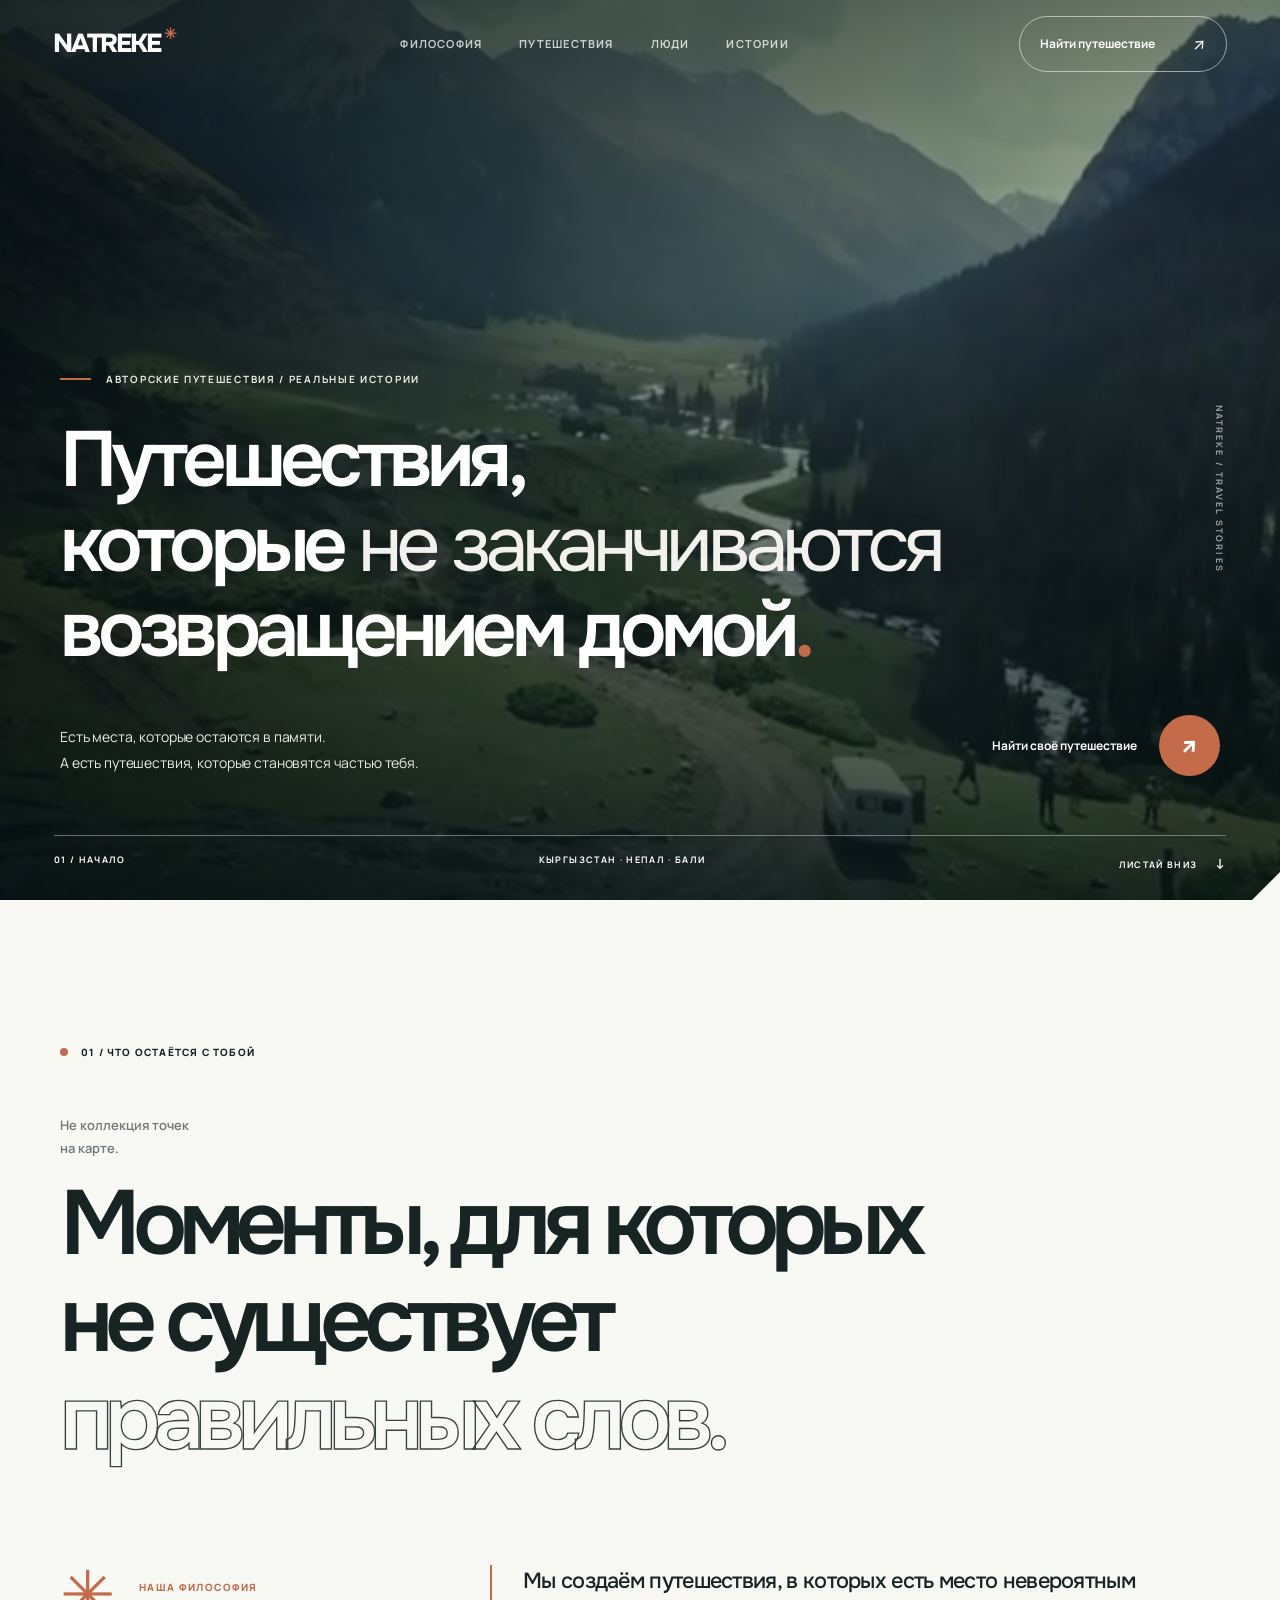
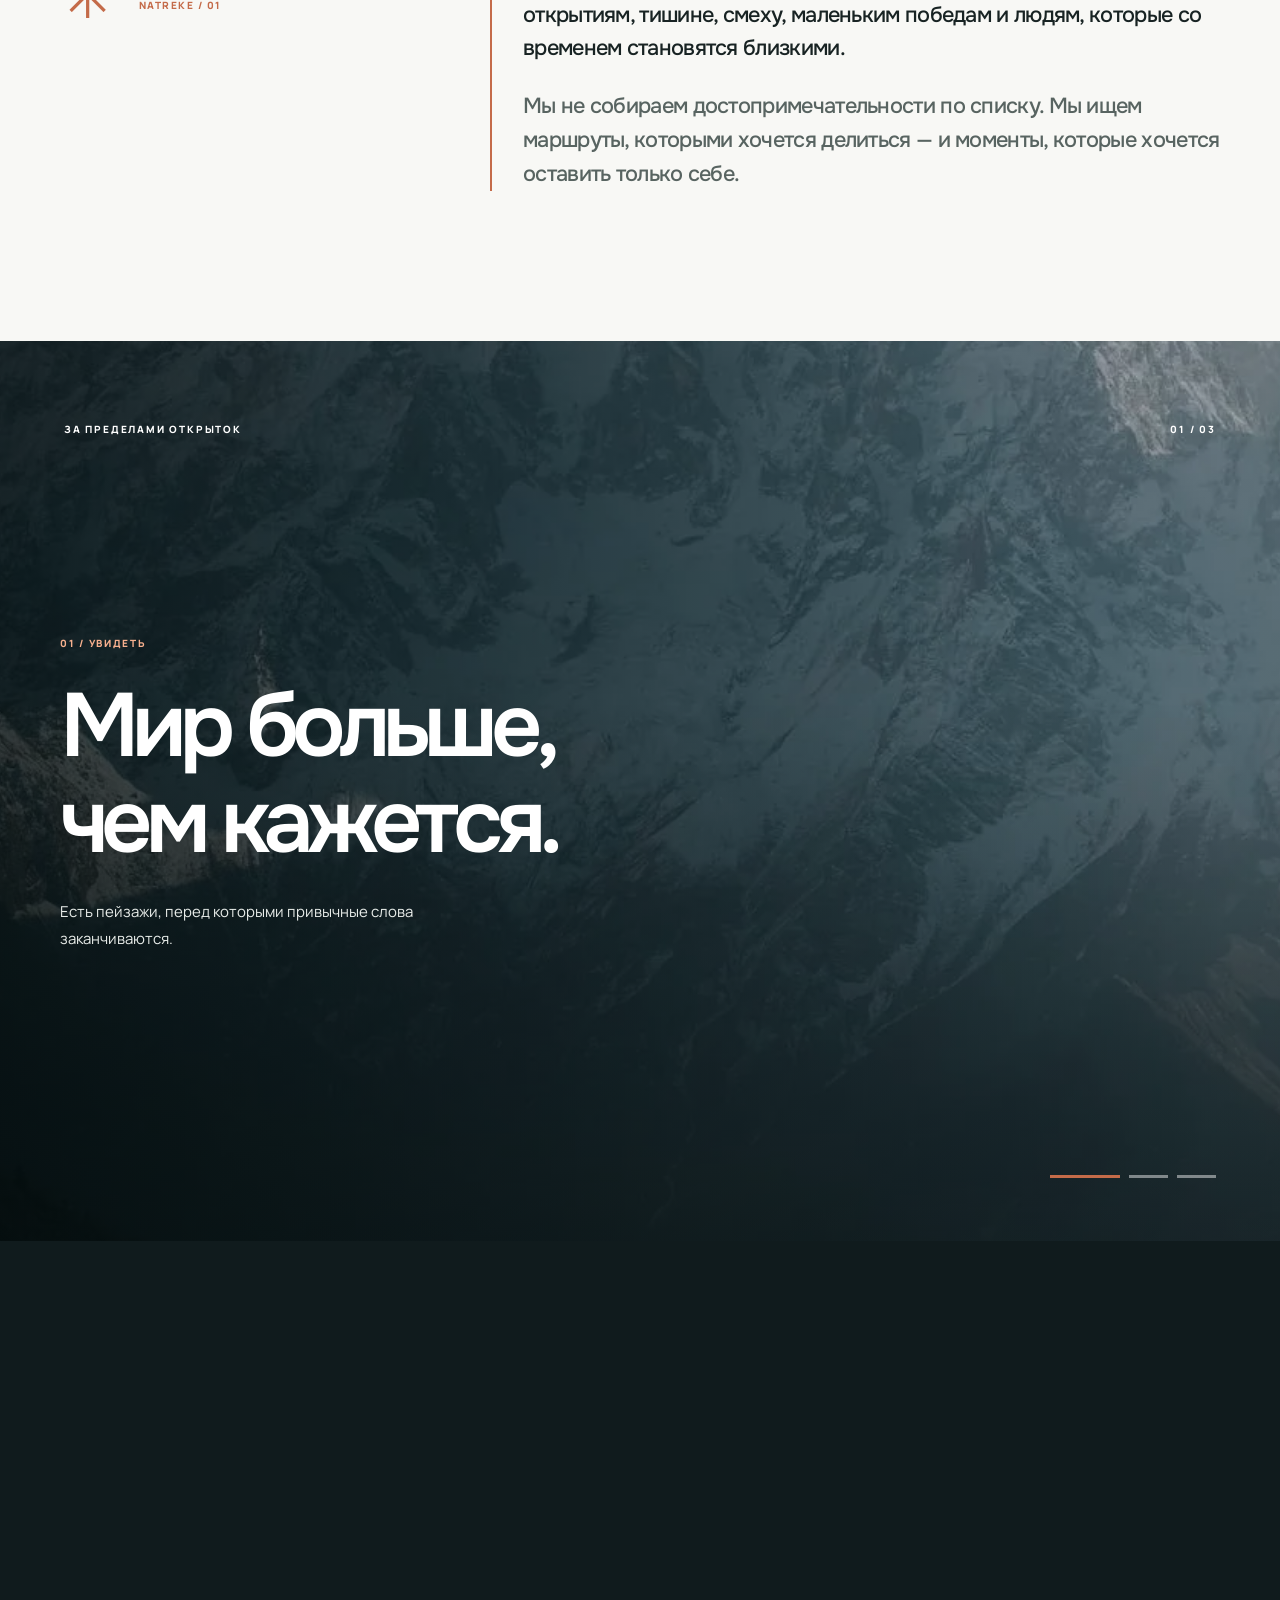
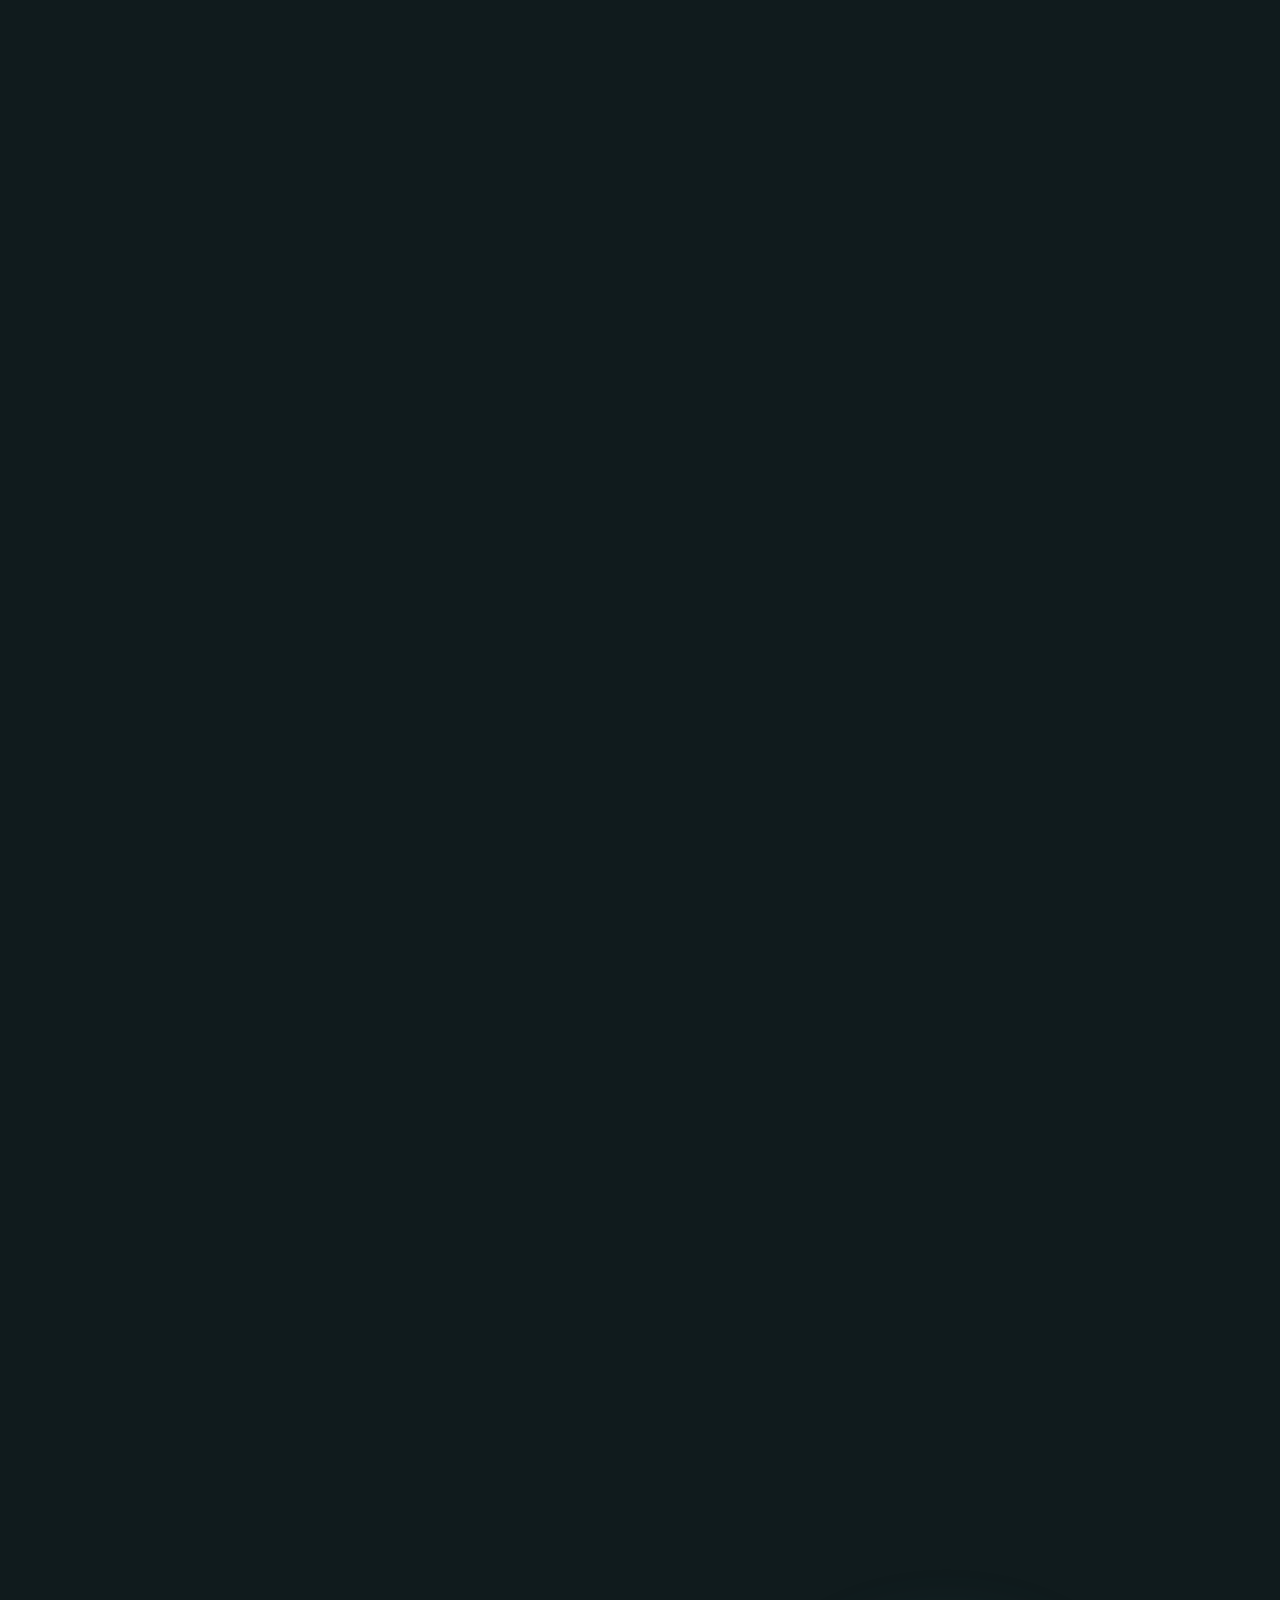
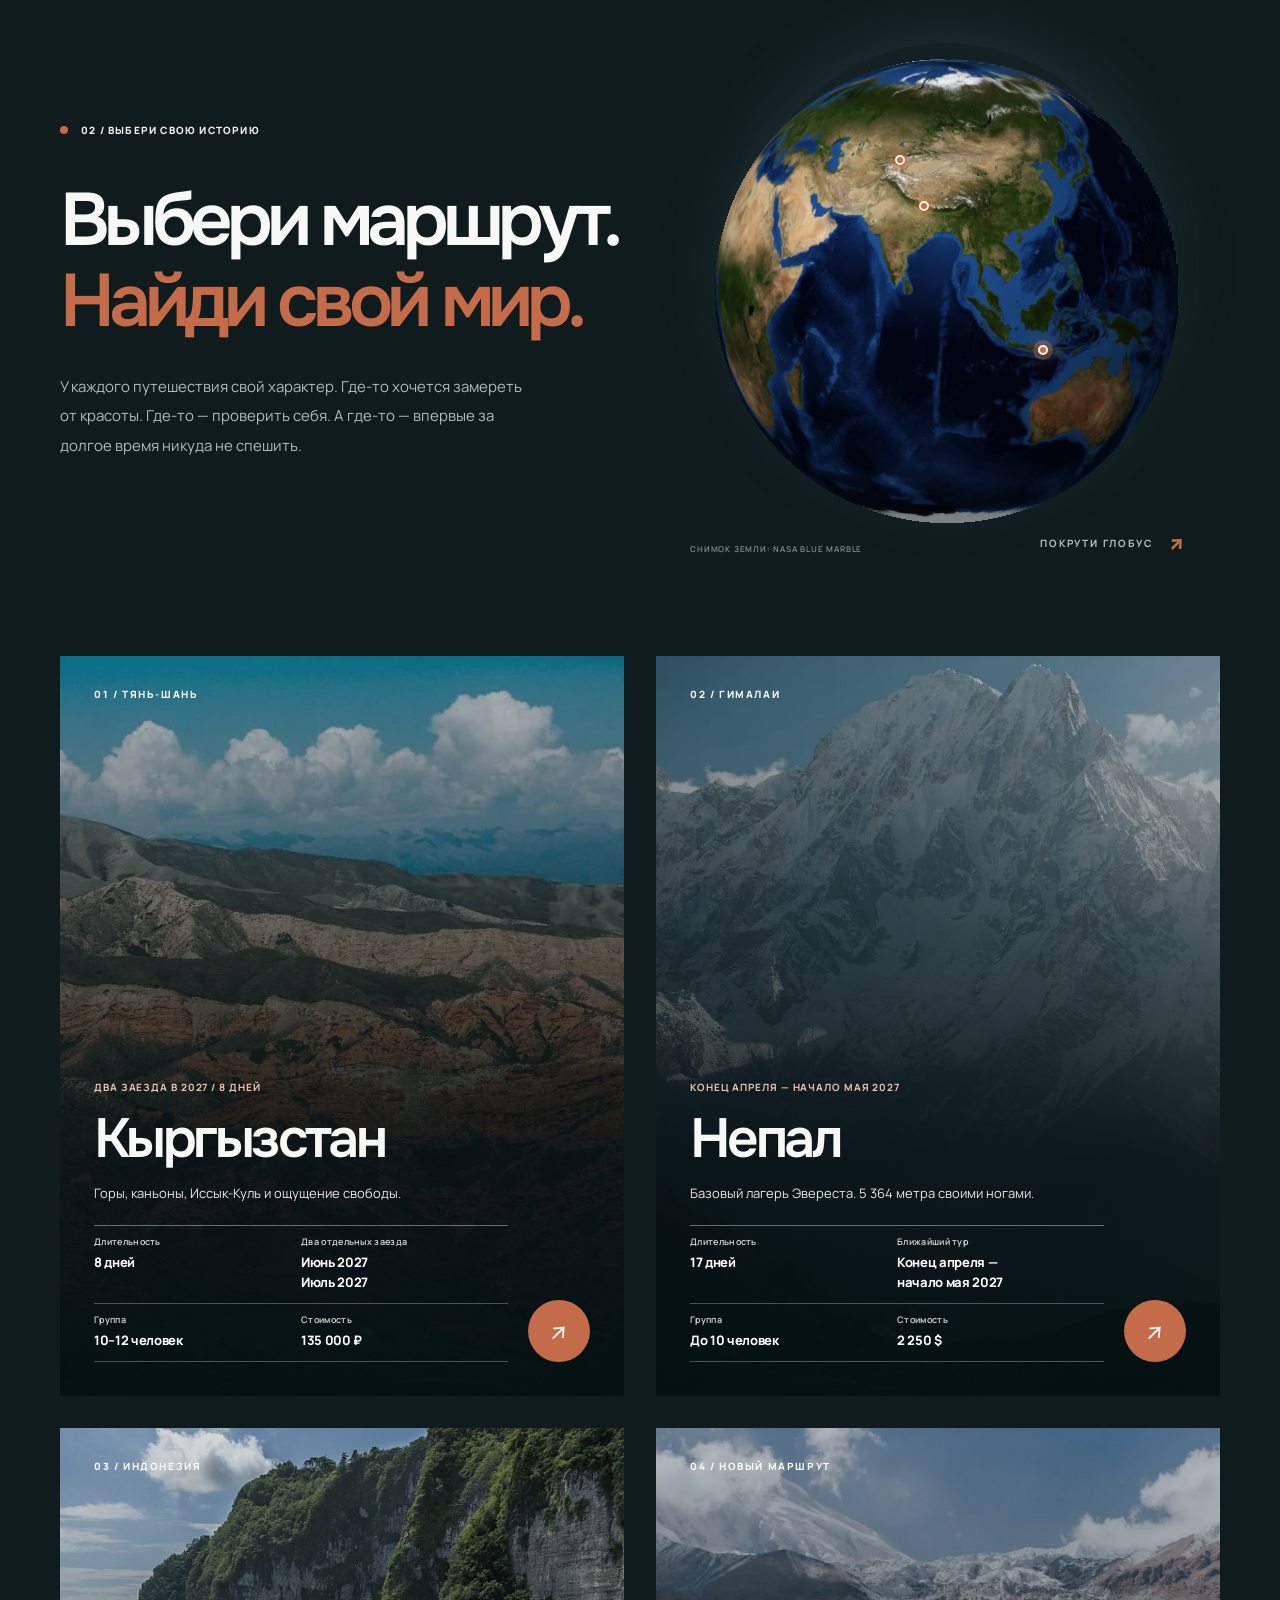
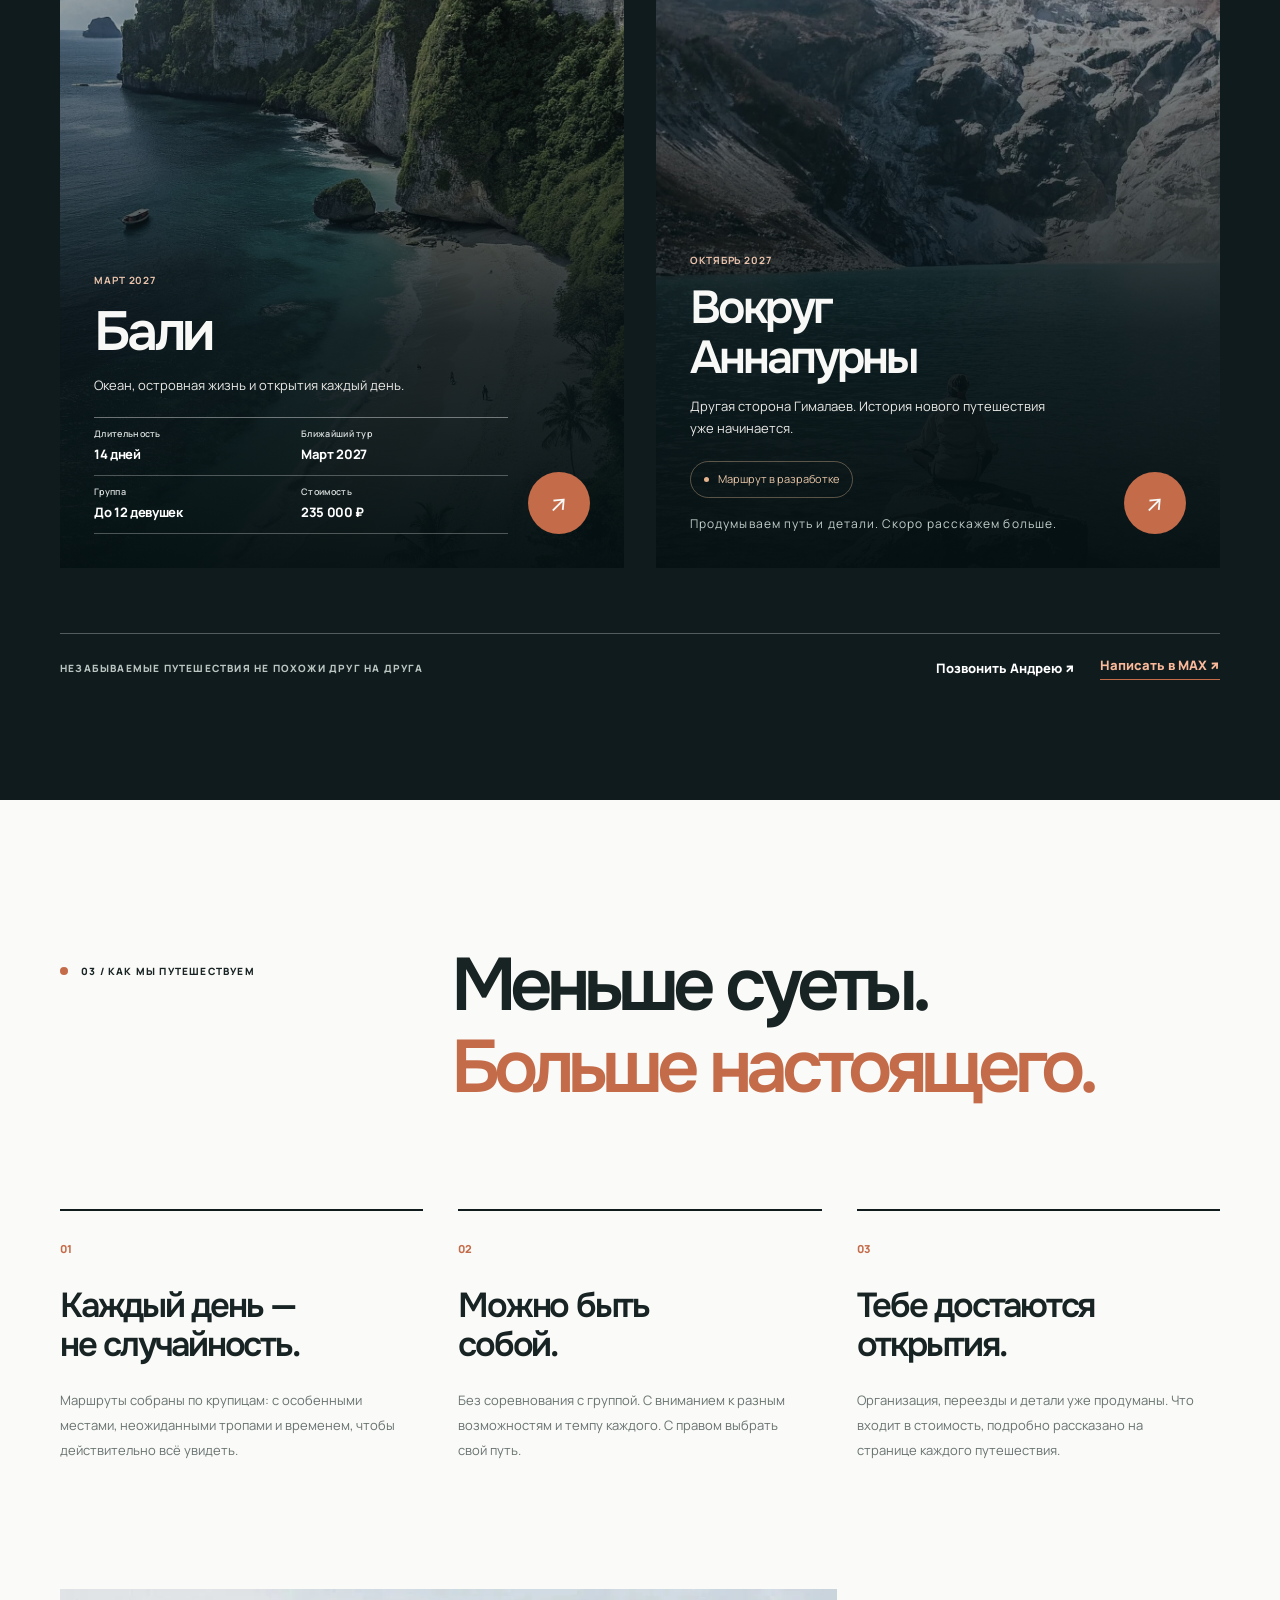
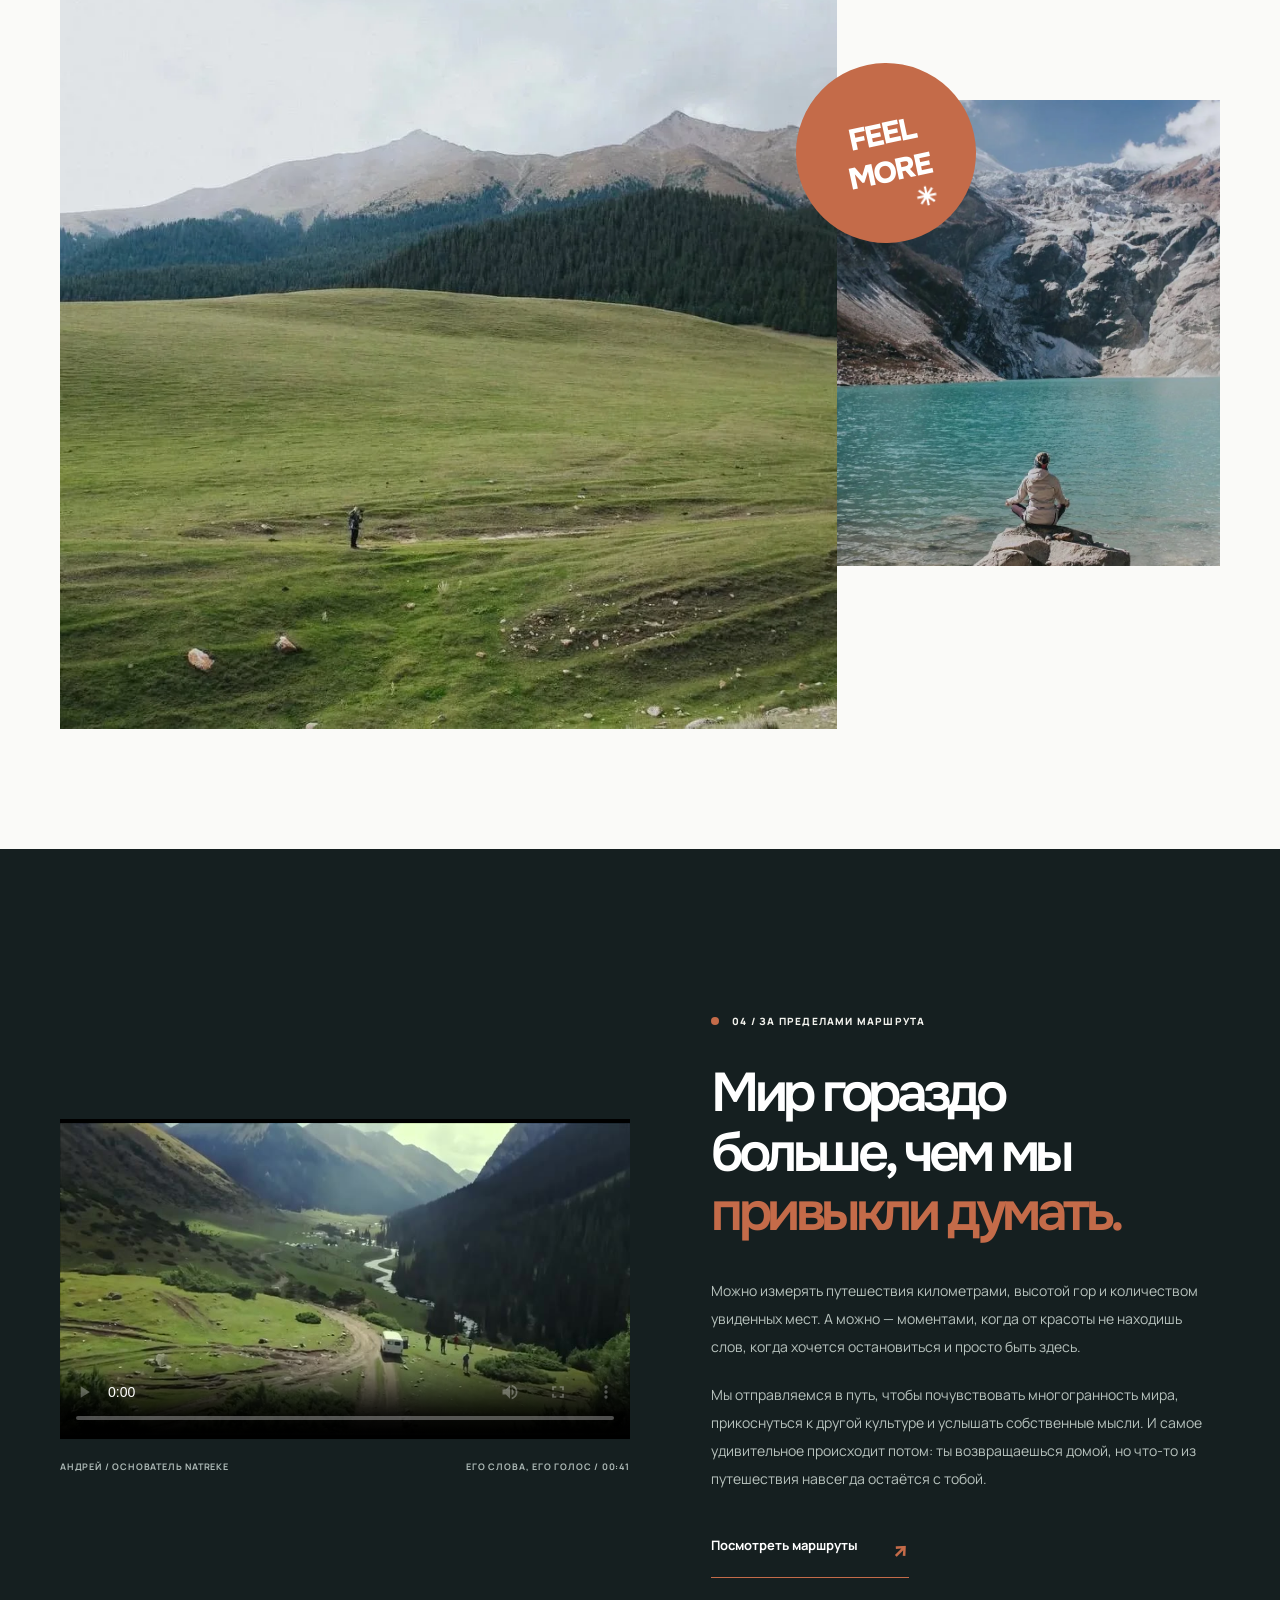
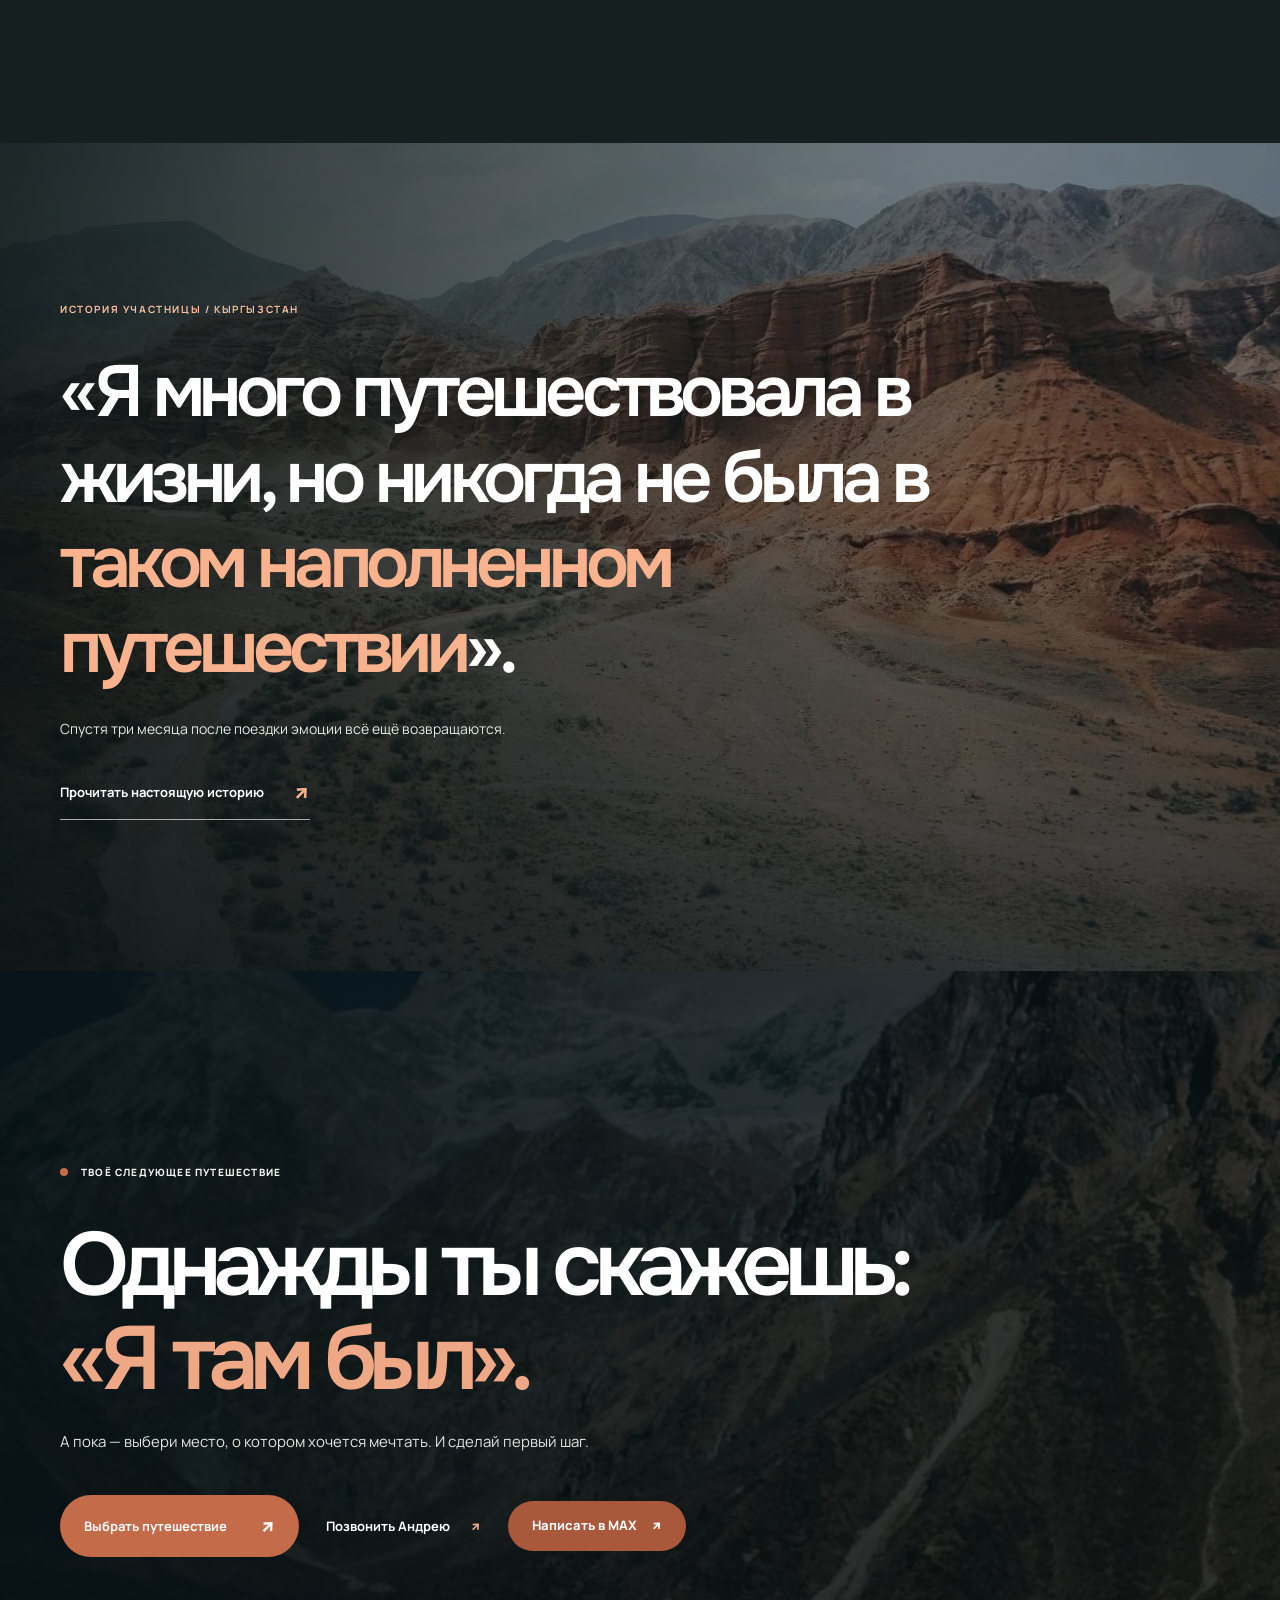
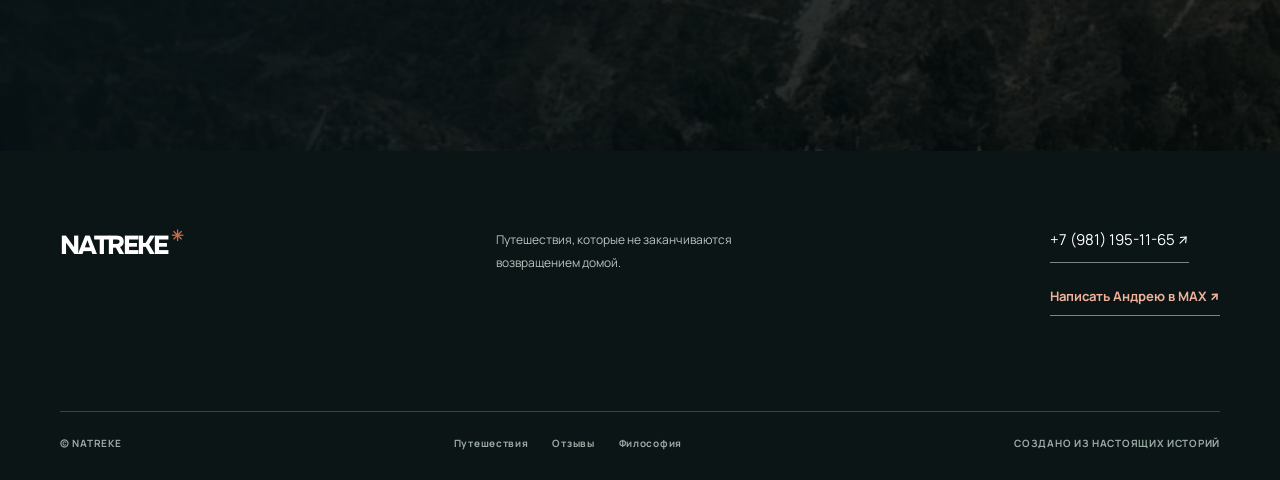
<file: index.html>
<!doctype html>
<html lang="ru">
<head>
<meta charset="utf-8">
<meta name="viewport" content="width=device-width,initial-scale=1,viewport-fit=cover">
<meta name="theme-color" content="#101b1d">
<meta name="description" content="NATREKE — авторские путешествия, которые не заканчиваются возвращением домой. Кыргызстан, Непал и Бали. Настоящие маршруты, живые истории и открытия, которые остаются с тобой.">
<meta property="og:title" content="NATREKE — путешествия, которые не заканчиваются возвращением домой">
<meta property="og:description" content="Есть места, которые остаются в памяти. А есть путешествия, которые становятся частью тебя.">
<meta property="og:image" content="assets/images/kyrgyz-valley.webp">
<title>NATREKE — путешествия, которые становятся частью тебя</title>
<link rel="preconnect" href="https://fonts.googleapis.com">
<link rel="preconnect" href="https://fonts.gstatic.com" crossorigin>
<link href="https://fonts.googleapis.com/css2?family=Manrope:wght@400;500;600;700;800&family=Onest:wght@400;500;600;700;800&display=swap" rel="stylesheet">
<link rel="stylesheet" href="assets/style.css">
<link rel="stylesheet" href="assets/refinements-v6.css">
<link rel="stylesheet" href="assets/release-2027.css"></head>
<body>
<a class="skip" href="#main">Перейти к содержимому</a>
<div class="site-progress" aria-hidden="true"><span id="scrollProgress"></span></div>
<header class="site-header" id="header">
 <a href="./" class="wordmark" aria-label="NATREKE — на главную">NATREKE<span class="wordmark-star">✳︎</span></a>
 <nav class="nav-links" aria-label="Основная навигация"><a href="#feel">Философия</a><a href="#destinations">Путешествия</a><a href="#people">Люди</a><a href="reviews/">Истории</a></nav>
 <a class="nav-cta" href="#destinations">Найти путешествие <span aria-hidden="true">↗</span></a>
 <button class="menu-toggle" id="menuToggle" aria-expanded="false" aria-controls="mobileMenu" aria-label="Открыть меню"><span></span><span></span></button>
</header>
<nav class="mobile-menu" id="mobileMenu" aria-label="Меню" hidden><a href="#feel">Философия</a><a href="#destinations">Путешествия</a><a href="#people">Люди</a><a href="reviews/">Истории</a><a href="https://max.ru/u/f9LHodD0cOLImlBv71V7BI_rFNh_frenNGr_aF2BO8ci05Qkiu74G-NIkKY" target="_blank" rel="noopener noreferrer">Написать Андрею в MAX ↗</a><a href="tel:+79811951165">Позвонить Андрею ↗</a></nav>
<main id="main">
<section class="hero" id="home" aria-label="Добро пожаловать в NATREKE">
 <div class="hero-media" id="heroMedia">
  <video class="hero-film" autoplay muted loop playsinline preload="metadata" poster="assets/images/hero-film-poster.jpg" aria-hidden="true"><source src="assets/video/natreke-journey-film.mp4" type="video/mp4"></video>
 </div>
 <div class="hero-veil"></div><div class="hero-side-note">NATREKE / TRAVEL STORIES</div>
 <div class="hero-content layout-wide">
  <div class="eyebrow hero-eyebrow"><span class="eyebrow-line"></span>АВТОРСКИЕ ПУТЕШЕСТВИЯ / РЕАЛЬНЫЕ ИСТОРИИ</div>
  <h1 class="hero-title">Путешествия,<br>которые <span class="hero-title-accent">не заканчиваются</span><br>возвращением домой<span class="orange-dot">.</span></h1>
  <div class="hero-under"><p>Есть места, которые остаются в памяти.<br>А есть путешествия, которые становятся частью тебя.</p><a class="round-link hero-link" href="#destinations"><span>Найти своё путешествие</span><span class="circle-arrow" aria-hidden="true">↗</span></a></div>
 </div>
 <div class="hero-bottomline"><span>01 / НАЧАЛО</span><span>КЫРГЫЗСТАН · НЕПАЛ · БАЛИ</span><a href="#feel">ЛИСТАЙ ВНИЗ <span aria-hidden="true">↓</span></a></div>
 <div class="hero-cut" aria-hidden="true"></div>
</section>
<section id="feel" class="opening-section">
 <div class="section-index"><span class="accent-mark"></span>01 / ЧТО ОСТАЁТСЯ С ТОБОЙ</div>
 <div class="opening-inner">
  <div class="opening-small reveal" data-reveal>Не коллекция точек<br>на карте.</div>
  <h2 class="opening-title reveal" data-reveal>Моменты, для которых<br>не существует<br><span class="outline-type">правильных слов.</span></h2>
  <div class="opening-bottom brand-manifesto" aria-label="Философия NATREKE">
  <div class="manifesto-signature" aria-hidden="true"><span class="manifesto-symbol">✳︎</span><span>НАША ФИЛОСОФИЯ<br>NATREKE / 01</span></div>
  <div class="manifesto-text reveal" data-reveal>
    <p>Мы создаём путешествия, в которых есть место невероятным открытиям, тишине, смеху, маленьким победам и людям, которые со временем становятся близкими.</p>
    <p>Мы не собираем достопримечательности по списку. Мы ищем маршруты, которыми хочется делиться — и моменты, которые хочется оставить только себе.</p>
  </div>
</div>
 </div>
</section>
<section class="story-sequence" id="experience" aria-label="Три грани путешествия">
 <div class="story-sticky" id="storySticky">
  <div class="story-layer is-current" data-story-layer="0"><img src="assets/images/nepal-peak.webp" alt="Заснеженные вершины Гималаев"></div>
  <div class="story-layer" data-story-layer="1"><img src="assets/images/kyrgyz-river.webp" loading="lazy" alt="Горная река в Кыргызстане"></div>
  <div class="story-layer" data-story-layer="2"><img src="assets/images/nepal-mother.webp" loading="lazy" alt="Жизнь местных жителей Непала"></div>
  <div class="story-darken"></div>
  <div class="story-chrome"><span>ЗА ПРЕДЕЛАМИ ОТКРЫТОК</span><span id="storyCounter">01 / 03</span></div>
  <div class="story-text-wrap">
   <div class="story-copy is-current" data-story-copy="0"><span>01 / УВИДЕТЬ</span><h2>Мир больше,<br>чем кажется.</h2><p>Есть пейзажи, перед которыми привычные слова заканчиваются.</p></div>
   <div class="story-copy" data-story-copy="1"><span>02 / ПОЧУВСТВОВАТЬ</span><h2>Остановиться.<br>И просто быть.</h2><p>Не торопиться к следующей точке. Замечать то, что обычно проходит мимо.</p></div>
   <div class="story-copy" data-story-copy="2"><span>03 / ЗАПОМНИТЬ</span><h2>Стать частью<br>чужого мира.</h2><p>Встречать людей и культуры, которые остаются с тобой надолго.</p></div>
  </div>
  <div class="story-progress" aria-hidden="true"><span class="is-current"></span><span></span><span></span></div>
 </div>
</section>
<section class="routes" id="destinations">
 <div class="routes-intro layout-wide">
  <div class="routes-copy reveal" data-reveal><div class="section-index on-dark"><span class="accent-mark"></span>02 / ВЫБЕРИ СВОЮ ИСТОРИЮ</div><h2 class="section-head">Выбери маршрут.<br><span>Найди свой мир.</span></h2><p>У каждого путешествия свой характер. Где-то хочется замереть от красоты. Где-то — проверить себя. А где-то — впервые за долгое время никуда не спешить.</p></div>
  <div class="globe-block"><img class="globe-fallback" src="assets/images/earth-globe-fallback.webp" alt="Планета Земля: океаны, материки и горные хребты"><canvas id="travelGlobe" class="globe-canvas" aria-label="Вращающийся глобус Земли с Кыргызстаном, Непалом и Бали. Потяните в сторону, чтобы повернуть" role="img"></canvas><div class="globe-markers" id="globeMarkers" aria-hidden="true"></div><div class="globe-caption"><span>ПОКРУТИ ГЛОБУС</span><span>↗</span></div><div class="globe-credit">СНИМОК ЗЕМЛИ: NASA BLUE MARBLE</div></div>
 </div>
 <div class="route-gallery layout-wide">
  <a class="route-card route-card-kg" href="kyrgyzstan/" aria-label="Смотреть путешествие в Кыргызстан"><div class="route-image"><img src="assets/images/kyrgyz-canyon.webp" alt="Красные каньоны Кыргызстана" loading="lazy"></div><div class="route-overlay"></div><div class="route-index">01 / ТЯНЬ-ШАНЬ</div><div class="route-bottom"><div><p>ДВА ЗАЕЗДА В 2027 / 8 ДНЕЙ</p><h3>Кыргызстан</h3><span>Горы, каньоны, Иссык-Куль и ощущение свободы.</span><div class="route-facts" aria-label="Сведения о туре"><div class="route-fact"><span>Длительность</span><strong>8 дней</strong></div><div class="route-fact"><span>Два отдельных заезда</span><strong>Июнь 2027<br>Июль 2027</strong></div><div class="route-fact"><span>Группа</span><strong>10–12 человек</strong></div><div class="route-fact"><span>Стоимость</span><strong>135 000 ₽</strong></div></div></div><span class="route-arrow" aria-hidden="true">↗</span></div></a>
  <a class="route-card route-card-np" href="nepal/" aria-label="Смотреть путешествие в Непал"><div class="route-image"><img src="assets/images/nepal-peak.webp" alt="Масштабные вершины Непала" loading="lazy"></div><div class="route-overlay"></div><div class="route-index">02 / ГИМАЛАИ</div><div class="route-bottom"><div><p>КОНЕЦ АПРЕЛЯ — НАЧАЛО МАЯ 2027</p><h3>Непал</h3><span>Базовый лагерь Эвереста. 5 364 метра своими ногами.</span><div class="route-facts" aria-label="Сведения о туре"><div class="route-fact"><span>Длительность</span><strong>17 дней</strong></div><div class="route-fact"><span>Ближайший тур</span><strong>Конец апреля —<br>начало мая 2027</strong></div><div class="route-fact"><span>Группа</span><strong>До 10 человек</strong></div><div class="route-fact"><span>Стоимость</span><strong>2 250 $</strong></div></div></div><span class="route-arrow" aria-hidden="true">↗</span></div></a>
  <a class="route-card route-card-bali" href="bali/" aria-label="Смотреть путешествие на Бали"><div class="route-image"><img src="assets/images/bali-penida.webp" alt="Остров Бали, океан и высокие скалы" loading="lazy"></div><div class="route-overlay"></div><div class="route-index">03 / ИНДОНЕЗИЯ</div><div class="route-bottom"><div><p>МАРТ 2027</p><h3>Бали</h3><span>Океан, островная жизнь и открытия каждый день.</span><div class="route-facts" aria-label="Сведения о туре"><div class="route-fact"><span>Длительность</span><strong>14 дней</strong></div><div class="route-fact"><span>Ближайший тур</span><strong>Март 2027</strong></div><div class="route-fact"><span>Группа</span><strong>До 12 девушек</strong></div><div class="route-fact"><span>Стоимость</span><strong>235 000 ₽</strong></div></div></div><span class="route-arrow" aria-hidden="true">↗</span></div></a>
  <a class="route-card route-card-annapurna" href="annapurna/" aria-label="Вокруг Аннапурны: маршрут в разработке, октябрь 2027"><div class="route-image"><img src="assets/images/nepal-lake.webp" alt="Горный пейзаж Непала" loading="lazy"></div><div class="route-overlay"></div><div class="route-index">04 / НОВЫЙ МАРШРУТ</div><div class="route-bottom"><div><p>ОКТЯБРЬ 2027</p><h3>Вокруг<br>Аннапурны</h3><span>Другая сторона Гималаев. История нового путешествия уже начинается.</span><div class="annapurna-status"><i aria-hidden="true"></i>Маршрут в разработке</div><p class="annapurna-description">Продумываем путь и детали. Скоро расскажем больше.</p></div><span class="route-arrow" aria-hidden="true">↗</span></div></a>
 </div>
 <div class="routes-outro layout-wide"><span>НЕЗАБЫВАЕМЫЕ ПУТЕШЕСТВИЯ НЕ ПОХОЖИ ДРУГ НА ДРУГА</span><div class="outro-contacts"><a href="tel:+79811951165">Позвонить Андрею ↗</a><a href="https://max.ru/u/f9LHodD0cOLImlBv71V7BI_rFNh_frenNGr_aF2BO8ci05Qkiu74G-NIkKY" target="_blank" rel="noopener noreferrer">Написать в MAX ↗</a></div></div>
</section>
<section class="essentials" id="approach">
 <div class="essentials-heading layout-wide"><div class="section-index"><span class="accent-mark"></span>03 / КАК МЫ ПУТЕШЕСТВУЕМ</div><h2 class="section-head">Меньше суеты.<br><span>Больше настоящего.</span></h2></div>
 <div class="essentials-grid layout-wide">
  <article class="essential-item reveal" data-reveal><span class="essential-number">01</span><h3>Каждый день —<br>не случайность.</h3><p>Маршруты собраны по крупицам: с особенными местами, неожиданными тропами и временем, чтобы действительно всё увидеть.</p></article>
  <article class="essential-item reveal" data-reveal><span class="essential-number">02</span><h3>Можно быть<br>собой.</h3><p>Без соревнования с группой. С вниманием к разным возможностям и темпу каждого. С правом выбрать свой путь.</p></article>
  <article class="essential-item reveal" data-reveal><span class="essential-number">03</span><h3>Тебе достаются<br>открытия.</h3><p>Организация, переезды и детали уже продуманы. Что входит в стоимость, подробно рассказано на странице каждого путешествия.</p></article>
 </div>
 <div class="essentials-visual layout-wide reveal" data-reveal><div class="visual-photo visual-photo-one"><img src="assets/images/kyrgyz-valley.webp" loading="lazy" alt="Один человек среди огромной зелёной долины"></div><div class="visual-photo visual-photo-two"><img src="assets/images/nepal-lake.webp" loading="lazy" alt="Тишина у бирюзового озера"></div><div class="visual-stamp" aria-hidden="true">FEEL<br>MORE <span>✳︎</span></div></div>
</section>
<section class="voice-section" id="people">
 <div class="voice-layout layout-wide"><div class="voice-video-wrap"><div class="voice-video"><video controls playsinline preload="metadata" poster="assets/images/andrey-film-poster.jpg" aria-label="Андрей о смысле путешествий — первые 41 секунда фильма из Кыргызстана"><source src="assets/video/andrey-speaks.mp4" type="video/mp4"></video></div><div class="voice-video-cap"><span>АНДРЕЙ / ОСНОВАТЕЛЬ NATREKE</span><span>ЕГО СЛОВА, ЕГО ГОЛОС / 00:41</span></div></div><div class="voice-copy"><div class="section-index on-dark"><span class="accent-mark"></span>04 / ЗА ПРЕДЕЛАМИ МАРШРУТА</div><h2 class="section-head">Мир гораздо<br>больше, чем мы<br><span>привыкли думать.</span></h2><p>Можно измерять путешествия километрами, высотой гор и количеством увиденных мест. А можно — моментами, когда от красоты не находишь слов, когда хочется остановиться и просто быть здесь.</p><p>Мы отправляемся в путь, чтобы почувствовать многогранность мира, прикоснуться к другой культуре и услышать собственные мысли. И самое удивительное происходит потом: ты возвращаешься домой, но что-то из путешествия навсегда остаётся с тобой.</p><a class="text-link" href="#destinations">Посмотреть маршруты <span>↗</span></a></div></div>
</section>
<section class="testimony" id="stories"><div class="testimony-photo"><img src="assets/images/kyrgyz-rocks.webp" loading="lazy" alt="Горный каньон Кыргызстана"></div><div class="testimony-tint"></div><div class="testimony-content layout-wide"><span>ИСТОРИЯ УЧАСТНИЦЫ / КЫРГЫЗСТАН</span><blockquote>«Я много путешествовала в жизни, но никогда не была в <b>таком наполненном путешествии</b>».</blockquote><p>Спустя три месяца после поездки эмоции всё ещё возвращаются.</p><a href="reviews/">Прочитать настоящую историю <span aria-hidden="true">↗</span></a></div></section>
<section class="closing"><div class="closing-photo"><img src="assets/images/nepal-yaks.webp" loading="lazy" alt="Живописная долина Непала и яки среди гор"></div><div class="closing-content layout-wide"><div class="section-index on-dark"><span class="accent-mark"></span>ТВОЁ СЛЕДУЮЩЕЕ ПУТЕШЕСТВИЕ</div><h2>Однажды ты скажешь:<br><span>«Я там был».</span></h2><p>А пока — выбери место, о котором хочется мечтать. И сделай первый шаг.</p><div class="closing-actions"><a class="button-filled" href="#destinations">Выбрать путешествие <span>↗</span></a><a class="button-text" href="tel:+79811951165">Позвонить Андрею <span>↗</span></a><a class="button-max" href="https://max.ru/u/f9LHodD0cOLImlBv71V7BI_rFNh_frenNGr_aF2BO8ci05Qkiu74G-NIkKY" target="_blank" rel="noopener noreferrer">Написать в MAX <span>↗</span></a></div></div></section>
</main>
<footer class="footer"><div class="layout-wide"><div class="footer-main"><a href="./" class="wordmark">NATREKE<span class="wordmark-star">✳︎</span></a><p>Путешествия, которые не заканчиваются<br>возвращением домой.</p><div class="footer-contacts"><a class="footer-tel" href="tel:+79811951165">+7 (981) 195-11-65 ↗</a><a class="footer-max" href="https://max.ru/u/f9LHodD0cOLImlBv71V7BI_rFNh_frenNGr_aF2BO8ci05Qkiu74G-NIkKY" target="_blank" rel="noopener noreferrer">Написать Андрею в MAX ↗</a></div></div><div class="footer-base"><span>© NATREKE</span><nav aria-label="Дополнительная навигация"><a href="#destinations">Путешествия</a><a href="reviews/">Отзывы</a><a href="#people">Философия</a></nav><span>СОЗДАНО ИЗ НАСТОЯЩИХ ИСТОРИЙ</span></div></div></footer>
<script src="assets/main.js" defer></script>
<script src="assets/globe.js" defer></script>
</body>
</html>
</file>
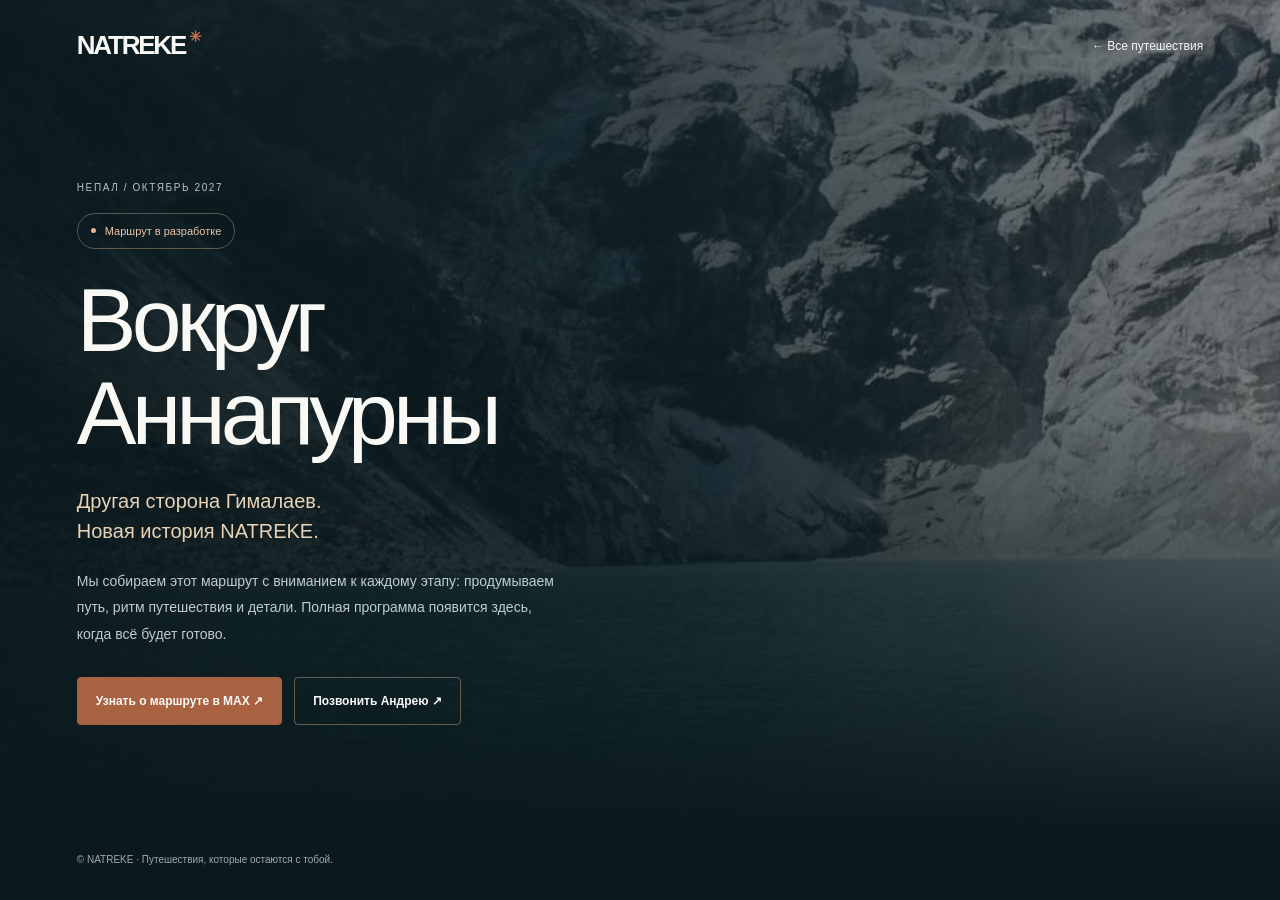
<file: annapurna/index.html>
<!doctype html><html lang="ru"><head><meta charset="utf-8"><meta name="viewport" content="width=device-width,initial-scale=1"><meta name="theme-color" content="#101b1d"><title>Вокруг Аннапурны — октябрь 2027 | NATREKE</title><meta name="description" content="Новый маршрут NATREKE вокруг Аннапурны. Октябрь 2027. Маршрут в разработке."><link rel="icon" href="../favicon.svg"><link rel="stylesheet" href="../assets/style.css"><link rel="stylesheet" href="../assets/release-2027.css"></head><body class="annapurna-page"><header class="annapurna-top"><a class="wordmark" href="../index.html">NATREKE<span class="wordmark-star">✳︎</span></a><a href="../index.html#destinations">← Все путешествия</a></header><main class="annapurna-main"><div class="annapurna-visual"><img src="../assets/images/nepal-lake.webp" alt="" aria-hidden="true"></div><div class="annapurna-content"><p class="annapurna-kicker">НЕПАЛ / ОКТЯБРЬ 2027</p><div class="annapurna-status"><i aria-hidden="true"></i>Маршрут в разработке</div><h1>Вокруг<br>Аннапурны</h1><p class="annapurna-lead">Другая сторона Гималаев.<br>Новая история NATREKE.</p><p class="annapurna-body">Мы собираем этот маршрут с вниманием к каждому этапу: продумываем путь, ритм путешествия и детали. Полная программа появится здесь, когда всё будет готово.</p><div class="annapurna-actions"><a href="https://max.ru/u/f9LHodD0cOLImlBv71V7BI_rFNh_frenNGr_aF2BO8ci05Qkiu74G-NIkKY" target="_blank" rel="noopener noreferrer">Узнать о маршруте в MAX ↗</a><a href="tel:+79811951165">Позвонить Андрею ↗</a></div></div></main><footer class="annapurna-footer">© NATREKE · Путешествия, которые остаются с тобой.</footer></body></html>
</file>
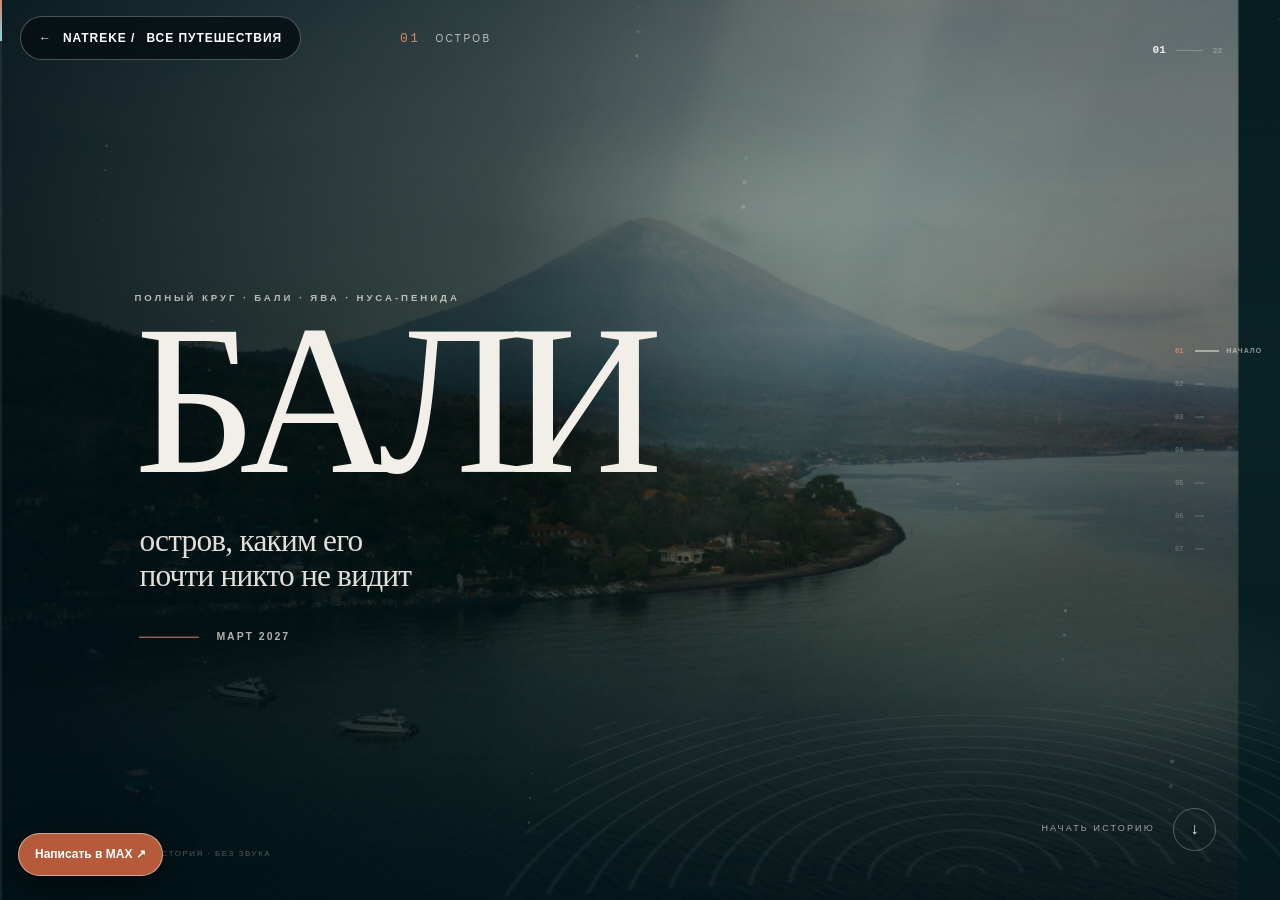
<file: bali/index.html>
<!DOCTYPE html><html lang="ru"><head><meta charSet="utf-8"/><meta name="viewport" content="width=device-width, initial-scale=1"/><link rel="preload" as="image" href="./hero.jpg"/><link rel="preload" as="image" href="./bali/photo-01.jpg"/><link rel="preload" as="image" href="./bali/photographer-couple.jpg"/><link rel="preload" as="image" href="./bali/istana-woman.jpg"/><link rel="preload" as="image" href="./bali/ijen-person.jpg"/><link rel="stylesheet" href="./styles.css"><title>Бали — остров, каким его почти никто не видит</title><meta name="description" content="Кинематографичная история экспедиции вокруг Бали, на Яву и Нуса-Пениду."/><link rel="shortcut icon" href="./favicon.svg"/><link rel="icon" href="./favicon.svg"/><meta name="codex-preview" content="development"/>
<link rel="stylesheet" href="../assets/journey-system.css"></head><body data-journey="bali"><main class="experience"><nav class="chapter-nav" aria-label="Навигация по истории"><button class="is-active" aria-label="Перейти к разделу «начало»"><span>01</span><i></i><b>начало</b></button><button class="" aria-label="Перейти к разделу «маршрут»"><span>02</span><i></i><b>маршрут</b></button><button class="" aria-label="Перейти к разделу «юг · Ява»"><span>03</span><i></i><b>юг · Ява</b></button><button class="" aria-label="Перейти к разделу «север · Убуд»"><span>04</span><i></i><b>север · Убуд</b></button><button class="" aria-label="Перейти к разделу «Нуса-Пенида»"><span>05</span><i></i><b>Нуса-Пенида</b></button><button class="" aria-label="Перейти к разделу «условия»"><span>06</span><i></i><b>условия</b></button><button class="" aria-label="Перейти к разделу «стоимость»"><span>07</span><i></i><b>стоимость</b></button></nav><div class="scene-counter"><strong>01</strong><i></i><span>22</span></div><div class="mobile-scene-controls" aria-label="Переход между сценами"><button type="button" disabled="" aria-label="Предыдущая сцена">←</button><span>01<!-- --> / <!-- -->22</span><button type="button" aria-label="Следующая сцена">→</button></div><section class="scene hero-scene" data-scene="0"><img class="hero-photo" src="./hero.jpg" alt="Побережье Бали и вулкан Агунг с высоты"/><div class="hero-color"></div><div class="hero-beam beam-one"></div><div class="hero-beam beam-two"></div><div class="cloud cloud-one"></div><div class="cloud cloud-two"></div><div class="ocean-lines"></div><canvas class="atmosphere" aria-hidden="true"></canvas><div class="scene-index"><span>01</span><b>остров</b></div><div class="hero-copy"><p class="eyebrow">полный круг · Бали · Ява · Нуса-Пенида</p><h1>БАЛИ</h1><p class="hero-subtitle">остров, каким его<br/>почти никто не видит</p><div class="hero-date"><span></span>март 2027</div></div><button class="scroll-cue"><span>начать историю</span><i>↓</i></button></section><section class="scene pillars-scene" data-scene="1"><div class="scene-index"><span>02</span><b>четыре опоры</b></div><div class="pillars-heading"><p class="eyebrow">зачем ехать</p><h2>Не просто отдых.<br/><em>Две недели другого ритма.</em></h2></div><div class="pillars"><article class="pillar"><img src="./bali/spa.jpg" alt="" loading="lazy"/><div></div><span>01</span><h3>тишина и восстановление</h3></article><article class="pillar"><img src="./bali/waterfall.jpg" alt="" loading="lazy"/><div></div><span>02</span><h3>дикая природа</h3></article><article class="pillar"><img src="./bali/mountain-road.jpg" alt="" loading="lazy"/><div></div><span>03</span><h3>полный круг вокруг острова</h3></article><article class="pillar"><img src="./bali/priestess.jpg" alt="" loading="lazy"/><div></div><span>04</span><h3>живая, настоящая культура</h3></article></div></section><section class="scene route-scene" data-scene="2"><div class="route-grain"></div><canvas class="atmosphere" aria-hidden="true"></canvas><div class="scene-index"><span>03</span><b>маршрут</b></div><div class="route-layout"><header class="route-copy"><p class="eyebrow">Один маршрут — весь остров.</p><h2>Не одна вилла.<br/><em>Полный круг.</em></h2><p>Мы не сидим на одной вилле: проходим Бали целиком, переправляемся на пароме на Яву к вулкану Иджен и замыкаем круг на Нуса-Пениде. Так почти никто не ездит — и именно поэтому вы увидите тот Бали, что остаётся за кадром обычных туров.</p></header><div class="map-frame route-photo-stage route-photo-stage-0"><figure class="route-reference-card"><img class="route-reference-image" src="./bali/route-map-final.png" alt="Полный маршрут экспедиции: Бали, переправа на Яву к Иджену и Нуса-Пенида"/><span class="route-reference-sheen" aria-hidden="true"></span><span class="route-reference-pulse" aria-hidden="true"></span></figure><div class="map-stage-control" aria-label="Этапы маршрута"><span>01</span><button type="button" aria-label="Предыдущий этап">←</button><strong>Весь маршрут</strong><button type="button" aria-label="Следующий этап">→</button></div></div><div class="route-sequence"><span>Букит</span><i>→</i><span>Денпасар</span><i>→</i><span>о. Ява (вулкан Иджен)</span><i>→</i><span>Сингараджа</span><i>→</i><span>Убуд</span><i>→</i><span>Нуса-Пенида</span></div></div></section><section class="scene photographer-scene" data-scene="3"><div class="photo-film"></div><div class="scene-index"><span>04</span><b>фотограф</b></div><div class="photographer-layout"><div class="photographer-copy"><p class="eyebrow">человек, который пройдёт весь путь</p><h2>«Я и не знала,<br/><em>что я такая».</em></h2><p>Все две недели рядом будет фотограф — не приглашённый на пару часов, а человек, который проходит весь маршрут вместе с вами. За её плечами огромный опыт и особая любовь к женщине в кадре: чаще всего после съёмки звучит одно и то же — «я и не знала, что я такая». Она знает Бали как никто: она здесь жила и знает каждый луч балийского солнца и то время, когда он ложится правильно. Поэтому домой вы увезёте не только ощущение острова внутри, но и кадры, в которых он остался.</p></div><div class="photographer-gallery"><figure class="gallery-main"><img src="./bali/photographer-couple.jpg" alt="Фотосессия во время путешествия"/></figure><figure class="gallery-top"><img src="./bali/istana-woman.jpg" alt="Женский портрет на Бали"/></figure><figure class="gallery-bottom"><img src="./bali/ijen-person.jpg" alt="Портрет на маршруте к Иджену"/></figure><div class="focus-ring"></div><span class="gallery-caption">фотограф рядом · 14 дней</span></div></div></section><section class="scene day-scene day-left mood-ocean" data-scene="4"><div class="day-overlay"></div><div class="day-grid"></div><div class="scene-index"><span>01</span><b>прилёт · Букит</b></div><div class="day-layout"><div class="day-copy"><p class="eyebrow">день 1<!-- --> · день <!-- -->1</p><h2>Первый день — про то, чтобы выдохнуть.</h2><p class="day-text">Вас встречают в аэропорту, и дальше уже ни о чём не нужно думать: комфортный автобус, дорога на юг полуострова Букит, заселение. Вечером — первый совместный ужин: знакомимся, проговариваем программу, привыкаем к тому, что ближайшие две недели о вас позаботятся.</p><ul class="day-list"><li><span>01</span>встреча в Денпасаре, трансфер на Букит</li><li><span>02</span>заселение в отель</li><li><span>03</span>ужин, знакомство группы, разбор программы</li></ul></div><div class="day-media" aria-hidden="true"><div class="day-number">01</div><figure class="day-photo-card"><img src="./bali/photo-02.jpg" alt="Тихий чёрный пляж Бали в утреннем свете" loading="lazy"/><figcaption>прилёт · Букит</figcaption></figure><div class="day-orbit"></div></div></div></section><section class="scene day-scene day-right mood-ember" data-scene="5"><div class="day-overlay"></div><div class="day-grid"></div><div class="scene-index"><span>02</span><b>Меласти · Улувату</b></div><div class="day-layout"><div class="day-copy"><p class="eyebrow">день 2<!-- --> · день <!-- -->2</p><h2>Известное место, которое стоит увидеть вживую.</h2><p class="day-text">Утро на Меласти — одном из самых красивых пляжей юга: белые скалы, открытый океан, простор для съёмки. Загораем, купаемся, работает фотограф. На закате поднимаемся в Улувату — храм на краю обрыва — на танец кечак с видом на океан. Да, это место известное; но есть вещи, которые стоят того, чтобы увидеть их вживую хотя бы раз.</p><ul class="day-list"><li><span>01</span>поездка на Меласти, фотосессия</li><li><span>02</span>храм и театр Улувату на закате</li><li><span>03</span>ужин в ресторане</li></ul></div><div class="day-media" aria-hidden="true"><div class="day-number">02</div><figure class="day-photo-card"><img src="./bali/kecak.jpg" alt="Танец кечак в Улувату" loading="lazy"/><figcaption>Меласти · Улувату</figcaption></figure><div class="day-orbit"></div></div></div></section><section class="scene day-scene day-left mood-ocean" data-scene="6"><div class="day-overlay"></div><div class="day-grid"></div><div class="scene-index"><span>03</span><b>Нуса-Дуа · Istana</b></div><div class="day-layout"><div class="day-copy"><p class="eyebrow">день 3<!-- --> · день <!-- -->3</p><h2>День без спешки.</h2><p class="day-text">Второй пляж — Нуса-Дуа: спокойная вода, время просто лежать. Кто хочет — пробует серфинг. А вечером поднимаемся в панорамную сауну Istana: хаммам, парная, костёр, звёздное небо над океаном. Тело отдаёт напряжение, которое копилось месяцами.</p><ul class="day-list"><li><span>01</span>пляж Нуса-Дуа, серфинг по желанию</li><li><span>02</span>панорамная сауна Istana на закате</li><li><span>03</span>ужин в ресторане</li></ul></div><div class="day-media" aria-hidden="true"><div class="day-number">03</div><figure class="day-photo-card"><img src="./bali/istana-aerial.jpg" alt="Панорамная сауна Istana над океаном" loading="lazy"/><figcaption>Нуса-Дуа · Istana</figcaption></figure><figure class="day-photo-note"><img src="./bali/surf.jpg" alt="Сёрфинг на побережье Бали" loading="lazy"/><figcaption>день 3</figcaption></figure><div class="day-orbit"></div></div></div></section><section class="scene day-scene day-right mood-stone" data-scene="7"><div class="day-overlay"></div><div class="day-grid"></div><div class="scene-index"><span>04</span><b>Бали · паром · Ява</b></div><div class="day-layout"><div class="day-copy"><p class="eyebrow">день 4<!-- --> · день <!-- -->4</p><h2>Сегодня начинается настоящая экспедиция.</h2><p class="day-text">Ранний выезд — и почти весь день дорога, но такая, ради которой едут: районы Бали, которые не попадают в открытки, дикие пляжи, джунгли, меняющиеся ландшафты за окном. Паром переправляет нас на Яву — самый густонаселённый остров планеты. Ночуем уже там, у подножия завтрашнего маршрута.</p><ul class="day-list"><li><span>01</span>ранний выезд</li><li><span>02</span>дорога через весь остров</li><li><span>03</span>паром на Яву</li><li><span>04</span>заселение, ужин</li></ul></div><div class="day-media" aria-hidden="true"><div class="day-number">04</div><figure class="day-photo-card"><img src="./bali/mountain-road.jpg" alt="Горный ландшафт по дороге через остров" loading="lazy"/><figcaption>Бали · паром · Ява</figcaption></figure><div class="day-orbit"></div></div></div></section><section class="scene ijen-scene" data-scene="8"><img class="ijen-background" src="./bali/ijen-aerial.jpg" alt="" loading="lazy"/><div class="ijen-vignette"></div><canvas class="atmosphere" aria-hidden="true"></canvas><div class="scene-index"><span>05</span><b>главный день</b></div><div class="ijen-number" aria-hidden="true">05</div><div class="ijen-layout"><div class="ijen-copy"><p class="eyebrow">день 5 · вулкан Иджен</p><h2>То, ради чего<br/>стоит проснуться<br/><em>среди ночи.</em></h2><p>Ещё в темноте начинаем восхождение на Иджен — и встречаем рассвет на кромке кратера, у бирюзового вулканического озера, каких нет больше нигде. Прогулка по хребту, съёмка на фоне, от которого перехватывает дыхание, завтрак прямо на вулкане. Вид, который останется с вами навсегда. К вечеру возвращаемся на Бали.</p><ul><li><span>01</span>ночной подъём, трекинг к кратеру Иджен</li><li><span>02</span>рассвет у бирюзового озера, прогулка по хребту, фотосессия</li><li><span>03</span>завтрак на вулкане, спуск</li><li><span>04</span>возвращение на Бали, ужин</li></ul></div><div class="ijen-visual"><figure class="portrait-card"><img src="./bali/ijen-person.jpg" alt="Участница экспедиции на кромке кратера Иджен" loading="lazy"/><figcaption>кромка кратера</figcaption></figure><figure class="landscape-card"><img src="./bali/ijen-wide.jpg" alt="Бирюзовое озеро в кратере вулкана Иджен" loading="lazy"/><figcaption><span>рассвет</span>съёмка на кромке</figcaption></figure><div class="orbit orbit-one"></div><div class="orbit orbit-two"></div></div></div></section><section class="scene day-scene day-left mood-forest" data-scene="9"><div class="day-overlay"></div><div class="day-grid"></div><div class="scene-index"><span>06</span><b>север Бали · Алинг-Алинг</b></div><div class="day-layout"><div class="day-copy"><p class="eyebrow">день 6<!-- --> · день <!-- -->6</p><h2>После вулкана — право выспаться.</h2><p class="day-text">Первую половину дня можно провести у бассейна или на пляже, ничего не планируя. Во второй половине едем к Алинг-Алинг — одному из священных водопадов севера, куда обычные маршруты не заворачивают. Ужин на северном побережье.</p><ul class="day-list"><li><span>01</span>завтрак, свободное время</li><li><span>02</span>водопад Алинг-Алинг</li><li><span>03</span>ужин на северном побережье</li></ul></div><div class="day-media" aria-hidden="true"><div class="day-number">06</div><figure class="day-photo-card"><img src="./bali/waterfall.jpg" alt="Водопад в зелёных джунглях Бали" loading="lazy"/><figcaption>север Бали · Алинг-Алинг</figcaption></figure><div class="day-orbit"></div></div></div></section><section class="scene day-scene day-right mood-ocean" data-scene="10"><div class="day-overlay"></div><div class="day-grid"></div><div class="scene-index"><span>07</span><b>дельфины · Убуд</b></div><div class="day-layout"><div class="day-copy"><p class="eyebrow">день 7<!-- --> · день <!-- -->7</p><h2>С побережья — в тишину Убуда.</h2><p class="day-text">Раннее утро на воде: выходим в море на лодке встречать дельфинов — их здесь встречают на рассвете, пока океан ещё гладкий. Дальше переезжаем вглубь острова, в Убуд — в зелёные джунгли и тишину рисовых террас. Вечером — балийский театр Bali Dance.</p><ul class="day-list"><li><span>01</span>рассветная лодка к дельфинам</li><li><span>02</span>переезд в Убуд, заселение</li><li><span>03</span>балийский театр Bali Dance, ужин</li></ul></div><div class="day-media" aria-hidden="true"><div class="day-number">07</div><figure class="day-photo-card"><img src="./bali/dolphin-close.jpg" alt="Дельфин в открытом океане на рассвете" loading="lazy"/><figcaption>дельфины · Убуд</figcaption></figure><div class="day-orbit"></div></div></div></section><section class="scene day-scene day-left mood-ember" data-scene="11"><div class="day-overlay"></div><div class="day-grid"></div><div class="scene-index"><span>08</span><b>Убуд · живая традиция</b></div><div class="day-layout"><div class="day-copy"><p class="eyebrow">день 8<!-- --> · день <!-- -->8</p><h2>Без эзотерики. Только то, что настоящее.</h2><p class="day-text">День внутри балийской традиции. Спокойное утро, лёгкая практика на тело, завтрак. Днём — выезд на мелукат: балийский ритуал очищения водой, который проводит Ида Ресси — единственная и самая молодая женщина-верховная жрица Бали. К ней съезжаются со всего мира, и это редкая возможность оказаться внутри живой традиции, а не туристической её версии. Вечер — спокойный ужин.</p><ul class="day-list"><li><span>01</span>утренняя практика, завтрак</li><li><span>02</span>выезд на мелукат</li><li><span>03</span>церемония очищения у Иды Ресси</li><li><span>04</span>ужин в ресторане</li></ul></div><div class="day-media" aria-hidden="true"><div class="day-number">08</div><figure class="day-photo-card"><img src="./bali/priestess.jpg" alt="Балийская жрица во время традиционной церемонии" loading="lazy"/><figcaption>Убуд · живая традиция</figcaption></figure><figure class="day-photo-note"><img src="./bali/bali-dance.jpg" alt="Гости внутри живой балийской традиции" loading="lazy"/><figcaption>день 8</figcaption></figure><div class="day-orbit"></div></div></div></section><section class="scene day-scene day-right mood-forest" data-scene="12"><div class="day-overlay"></div><div class="day-grid"></div><div class="scene-index"><span>09</span><b>Убуд · Нунг-Нунг</b></div><div class="day-layout"><div class="day-copy"><p class="eyebrow">день 9<!-- --> · день <!-- -->9</p><h2>Полный день Убуда.</h2><p class="day-text">Утром — фотосессия в отеле или на его тихих улочках. Затем едем к святым источникам, где можно войти в воду самим. Днём — Нунг-Нунг, один из самых мощных и высоких водопадов острова, съёмка рядом с этой силой. Завершаем день в сауне посреди джунглей и ужином.</p><ul class="day-list"><li><span>01</span>фотосессия в Убуде</li><li><span>02</span>святые источники</li><li><span>03</span>водопад Нунг-Нунг, фотосессия</li><li><span>04</span>сауна в джунглях, ужин</li></ul></div><div class="day-media" aria-hidden="true"><div class="day-number">09</div><figure class="day-photo-card"><img src="./bali/ubud-jungle.jpg" alt="Глубокая зелень Убуда" loading="lazy"/><figcaption>Убуд · Нунг-Нунг</figcaption></figure><figure class="day-photo-note"><img src="./bali/spa.jpg" alt="Восстановление после насыщенного дня" loading="lazy"/><figcaption>день 9</figcaption></figure><div class="day-orbit"></div></div></div></section><section class="scene day-scene day-left mood-ocean" data-scene="13"><div class="day-overlay"></div><div class="day-grid"></div><div class="scene-index"><span>10</span><b>Убуд · Нуса-Пенида</b></div><div class="day-layout"><div class="day-copy"><p class="eyebrow">день 10<!-- --> · день <!-- -->10</p><h2>Неспешное начало. Затем — снова в путь.</h2><p class="day-text">Время попрощаться с Убудом, докупить то, что хочется забрать с собой, просто пройтись. Днём — трансфер к причалу и быстрый катер на Нуса-Пениду, соседний остров с самой драматичной береговой линией Индонезии. Ужин — уже на берегу океана.</p><ul class="day-list"><li><span>01</span>свободное утро в Убуде</li><li><span>02</span>катер на Нуса-Пениду, заселение</li><li><span>03</span>ужин на берегу</li></ul></div><div class="day-media" aria-hidden="true"><div class="day-number">10</div><figure class="day-photo-card"><img src="./bali/boats-dawn.jpg" alt="Лодки у островного побережья" loading="lazy"/><figcaption>Убуд · Нуса-Пенида</figcaption></figure><div class="day-orbit"></div></div></div></section><section class="scene day-scene day-right mood-stone" data-scene="14"><div class="day-overlay"></div><div class="day-grid"></div><div class="scene-index"><span>11</span><b>Diamond · Kelingking</b></div><div class="day-layout"><div class="day-copy"><p class="eyebrow">день 11<!-- --> · день <!-- -->11</p><h2>Красивые ровно настолько, насколько обещают.</h2><p class="day-text">Главный день на Нуса-Пениде. Спускаемся к Diamond Beach — белый песок под отвесными скалами — снимаем, купаемся. Затем Kelingking: та самая бухта в форме дракона, ради которой на остров и едут. Места известные — и красивые ровно настолько, насколько обещают. Закат встречаем у океана.</p><ul class="day-list"><li><span>01</span>пляж Diamond Beach, фотосессия</li><li><span>02</span>пляж Kelingking</li><li><span>03</span>ужин на берегу океана</li></ul></div><div class="day-media" aria-hidden="true"><div class="day-number">11</div><figure class="day-photo-card"><img src="./bali/penida-cliff.jpg" alt="Белый пляж под отвесными скалами Нуса-Пениды" loading="lazy"/><figcaption>Diamond · Kelingking</figcaption></figure><div class="day-orbit"></div></div></div></section><section class="scene day-scene day-left mood-ocean" data-scene="15"><div class="day-overlay"></div><div class="day-grid"></div><div class="scene-index"><span>12</span><b>манта-поинт · океан</b></div><div class="day-layout"><div class="day-copy"><p class="eyebrow">день 12<!-- --> · день <!-- -->12</p><h2>Это не аквариум и не шоу.</h2><p class="day-text">Утром выходим на катере к дикой точке острова — плавать с мантами. Настоящая встреча с огромными океанскими скатами в их среде. Потом — сноркелинг в местах, где подводный мир Нуса-Пениды раскрывается по-настоящему. Остаток дня — пляж и ужин.</p><ul class="day-list"><li><span>01</span>катер к манта-поинт</li><li><span>02</span>сноркелинг с мантами</li><li><span>03</span>время на пляже</li><li><span>04</span>ужин</li></ul></div><div class="day-media" aria-hidden="true"><div class="day-number">12</div><figure class="day-photo-card"><img src="./bali/manta-ray.jpg" alt="Манта в открытом океане" loading="lazy"/><figcaption>манта-поинт · океан</figcaption></figure><div class="day-orbit"></div></div></div></section><section class="scene day-scene day-right mood-ocean" data-scene="16"><div class="day-overlay"></div><div class="day-grid"></div><div class="scene-index"><span>13</span><b>возвращение · Бали</b></div><div class="day-layout"><div class="day-copy"><p class="eyebrow">день 13<!-- --> · день <!-- -->13</p><h2>Две недели, которые изменили ритм.</h2><p class="day-text">Последнее утро у океана — без будильника. Время на пляже, потом катер обратно на Бали. Вечером — прощальный ужин: подводим итоги двух недель, которые изменили ритм.</p><ul class="day-list"><li><span>01</span>утро на пляже</li><li><span>02</span>катер на Бали</li><li><span>03</span>прощальный ужин</li></ul></div><div class="day-media" aria-hidden="true"><div class="day-number">13</div><figure class="day-photo-card"><img src="./bali/photo-03.jpg" alt="Две женщины встречают закат у океана" loading="lazy"/><figcaption>возвращение · Бали</figcaption></figure><div class="day-orbit"></div></div></div></section><section class="scene day-scene day-left mood-forest" data-scene="17"><div class="day-overlay"></div><div class="day-grid"></div><div class="scene-index"><span>14</span><b>вылет</b></div><div class="day-layout"><div class="day-copy"><p class="eyebrow">день 14<!-- --> · день <!-- -->14</p><h2>Последнее утро</h2><p class="day-text">Завтрак, неспешные сборы, трансфер в аэропорт. За спиной — весь остров: от кратера Иджена до закатов на пляжах Нуса-Пениды. Такой Бали не помещается в неделю. Он и не должен. Теперь это уникальная история, запечатлённая на сотнях фото.</p><ul class="day-list"><li><span>01</span>завтрак</li><li><span>02</span>трансфер в аэропорт</li><li><span>03</span>фотографии всего маршрута остаются с вами</li></ul></div><div class="day-media" aria-hidden="true"><div class="day-number">14</div><figure class="day-photo-card"><img src="./bali/photographer-couple.jpg" alt="Фотография, сделанная во время путешествия по Бали" loading="lazy"/><figcaption>вылет</figcaption></figure><div class="day-orbit"></div></div></div></section><section class="scene included-scene nt-included" data-scene="18"><div class="scene-index"><span>18</span><b>всё продумано</b></div><div class="nt-included-layout"><div class="included-header"><p class="eyebrow">что входит в тур</p><h2>Вам не нужно ничего<br/><em>организовывать на месте.</em></h2><p>Всё уже собрано и оплачено заранее. В стоимость входит:</p></div><ol class="included-list"><li><span>01</span>фотограф на всём маршруте — не в двух точках, а рядом весь путь</li><li><span>02</span>трансфер на комфортабельном мини-автобусе до 12 человек на всём маршруте, включая встречу и проводы в аэропорту</li><li><span>03</span>проживание в отелях 3–4* во всех локациях</li><li><span>04</span>завтраки и ужины на протяжении всего тура</li><li><span>05</span>билеты на этнический спектакль в храме Улувату</li><li><span>06</span>панорамная сауна Istana</li><li><span>07</span>паром на Яву и обратно</li><li><span>08</span>сбор на восхождение на вулкан Иджен</li><li><span>09</span>лодка для встречи с дельфинами</li><li><span>10</span>сбор на водопад Алинг-Алинг</li><li><span>11</span>день культуры в Убуде: мелукат, церемония очищения</li><li><span>12</span>балийский театр в Убуде</li><li><span>13</span>сауна в джунглях Убуда</li><li><span>14</span>сбор на водопад Нунг-Нунг</li><li><span>15</span>скоростной катер на Нуса-Пениду и обратно</li><li><span>16</span>лодка для плавания с мантами</li></ol></div><div class="included-photo"><img src="./bali/istana-aerial.jpg" alt="" loading="lazy"/></div></section><section class="scene excluded-scene shared-excluded" data-scene="19"><img class="excluded-background" src="./bali/boats-dawn.jpg" alt="" loading="lazy"/><div class="excluded-overlay"></div><div class="scene-index"><span>19</span><b>честно о расходах</b></div><div class="excluded-layout"><div><p class="eyebrow">что не входит</p><h2>Четыре пункта,<br/><em>которые остаются за вами.</em></h2></div><ol><li><span>01</span><p>авиабилеты до Денпасара и обратно</p></li><li><span>02</span><p>обеды — днём мы, как правило, в дороге или на локациях; достаточно фруктов</p></li><li><span>03</span><p>виза Индонезии — оформляется в аэропорту, около 2 500–2 600 ₽</p></li><li><span>04</span><p>личные расходы</p></li></ol></div></section><section class="scene anchor-scene" data-scene="20"><div class="anchor-background" aria-hidden="true"></div><div class="anchor-overlay"></div><div class="scene-index"><span>20</span><b>что останется</b></div><div class="anchor-copy"><p class="eyebrow">после двух недель</p><h2>За этим<br/><em>сюда и едут.</em></h2><p>Две недели, где ничего не нужно решать и организовывать, где о вас позаботились, где было красиво каждый день. Где вы снова почувствовали, какая вы, — и внутри, и на фото. Это и есть то, за чем сюда едут.</p></div><div class="anchor-polaroids"><figure><img src="./bali/photo-04.jpg" alt="Храм Улувату в золотом свете" loading="lazy"/></figure><figure><img src="./bali/photo-05.jpg" alt="Балийский завтрак с тропическими фруктами" loading="lazy"/></figure><figure><img src="./bali/photo-06.jpg" alt="Diamond Beach на Нуса-Пениде" loading="lazy"/></figure></div></section><section class="scene price-scene journey-final" data-scene="21" aria-label="Слайд 22: стоимость"><div class="price-rays"></div><canvas class="atmosphere" aria-hidden="true"></canvas><div class="scene-index"><span>22</span><b>стоимость</b></div><div class="jf-frame"><div class="jf-topline"><span>Март 2027 · 14 дней</span><span>До 12 девушек</span></div><div class="jf-copy"><p class="jf-lead">Группа камерная — до 12 девушек.</p><h2 class="jf-price" aria-label="Стоимость тура 235 000 ₽"><span>235 000</span><i>₽</i></h2><div class="payment-grid" aria-label="Порядок оплаты"><article><span>При бронировании</span><strong>35 000 ₽</strong></article><article><span>За 1,5 месяца до поездки</span><strong>100 000 ₽</strong></article><article><span>На месте по приезде</span><strong>100 000 ₽</strong></article></div><div class="jf-actions"><a href="tel:+79811951165">Позвонить Андрею</a><a href="https://max.ru/u/f9LHodD0cOLImlBv71V7BI_rFNh_frenNGr_aF2BO8ci05Qkiu74G-NIkKY" target="_blank" rel="noopener noreferrer">Написать в MAX ↗</a></div><div class="jf-organizer"><span>Андрей Тихонов · тур-лидер и организатор</span><a href="tel:+79811951165">+7 (981) 195-11-65</a></div><p class="jf-note">Первый шаг — разговор: даты, нагрузка, что взять с собой. После него станет понятно, ваш ли это маршрут.</p></div><div class="jf-route"><span>Бали</span><i aria-hidden="true">→</i><span>Ява</span><i aria-hidden="true">→</i><span>Нуса-Пенида</span></div></div></section><div class="progress-track"><i style="height:4.545454545454546%"></i></div><div class="soundless-note">интерактивная история · без звука</div></main><nav class="journey-masthead" aria-label="Возврат к путешествиям"><a id="nt-back" href="../index.html" aria-label="Вернуться на главную NATREKE"><span aria-hidden="true">←</span><span class="back-brand">NATREKE /</span><span>ВСЕ ПУТЕШЕСТВИЯ</span></a></nav><style>.natreke-back-to-home{position:fixed;z-index:9999;top:15px;left:18px;font:600 11px/1.2 Arial,sans-serif;letter-spacing:.16em;color:#f8f5e9;text-decoration:none;padding:13px 19px;background:rgba(4,12,21,.76);border:1px solid rgba(255,255,255,.28);border-radius:50px;backdrop-filter:blur(10px)}.natreke-back-to-home span{opacity:.68;font-size:8px;padding-left:8px}@media(max-width:640px){.natreke-back-to-home{top:10px;left:9px;padding:10px 13px;font-size:9px}.natreke-back-to-home span{display:none}}</style><script src="./app.js"></script><a class="natreke-bali-max" href="https://max.ru/u/f9LHodD0cOLImlBv71V7BI_rFNh_frenNGr_aF2BO8ci05Qkiu74G-NIkKY" target="_blank" rel="noopener noreferrer" aria-label="Написать организатору в MAX">Написать в MAX ↗</a><style>.natreke-bali-max{position:fixed;left:18px;bottom:24px;z-index:1000;display:inline-flex;min-height:43px;align-items:center;border:1px solid #ffffff75;border-radius:999px;color:#fff;background:#b55b3b;padding:10px 16px;box-shadow:0 8px 32px #0009;font:700 12px/1.3 Arial,sans-serif;text-decoration:none}@media(max-width:700px){.natreke-bali-max{left:10px;bottom:calc(env(safe-area-inset-bottom) + 10px);padding:10px 12px;max-width:52vw}}</style></body></html>
</file>
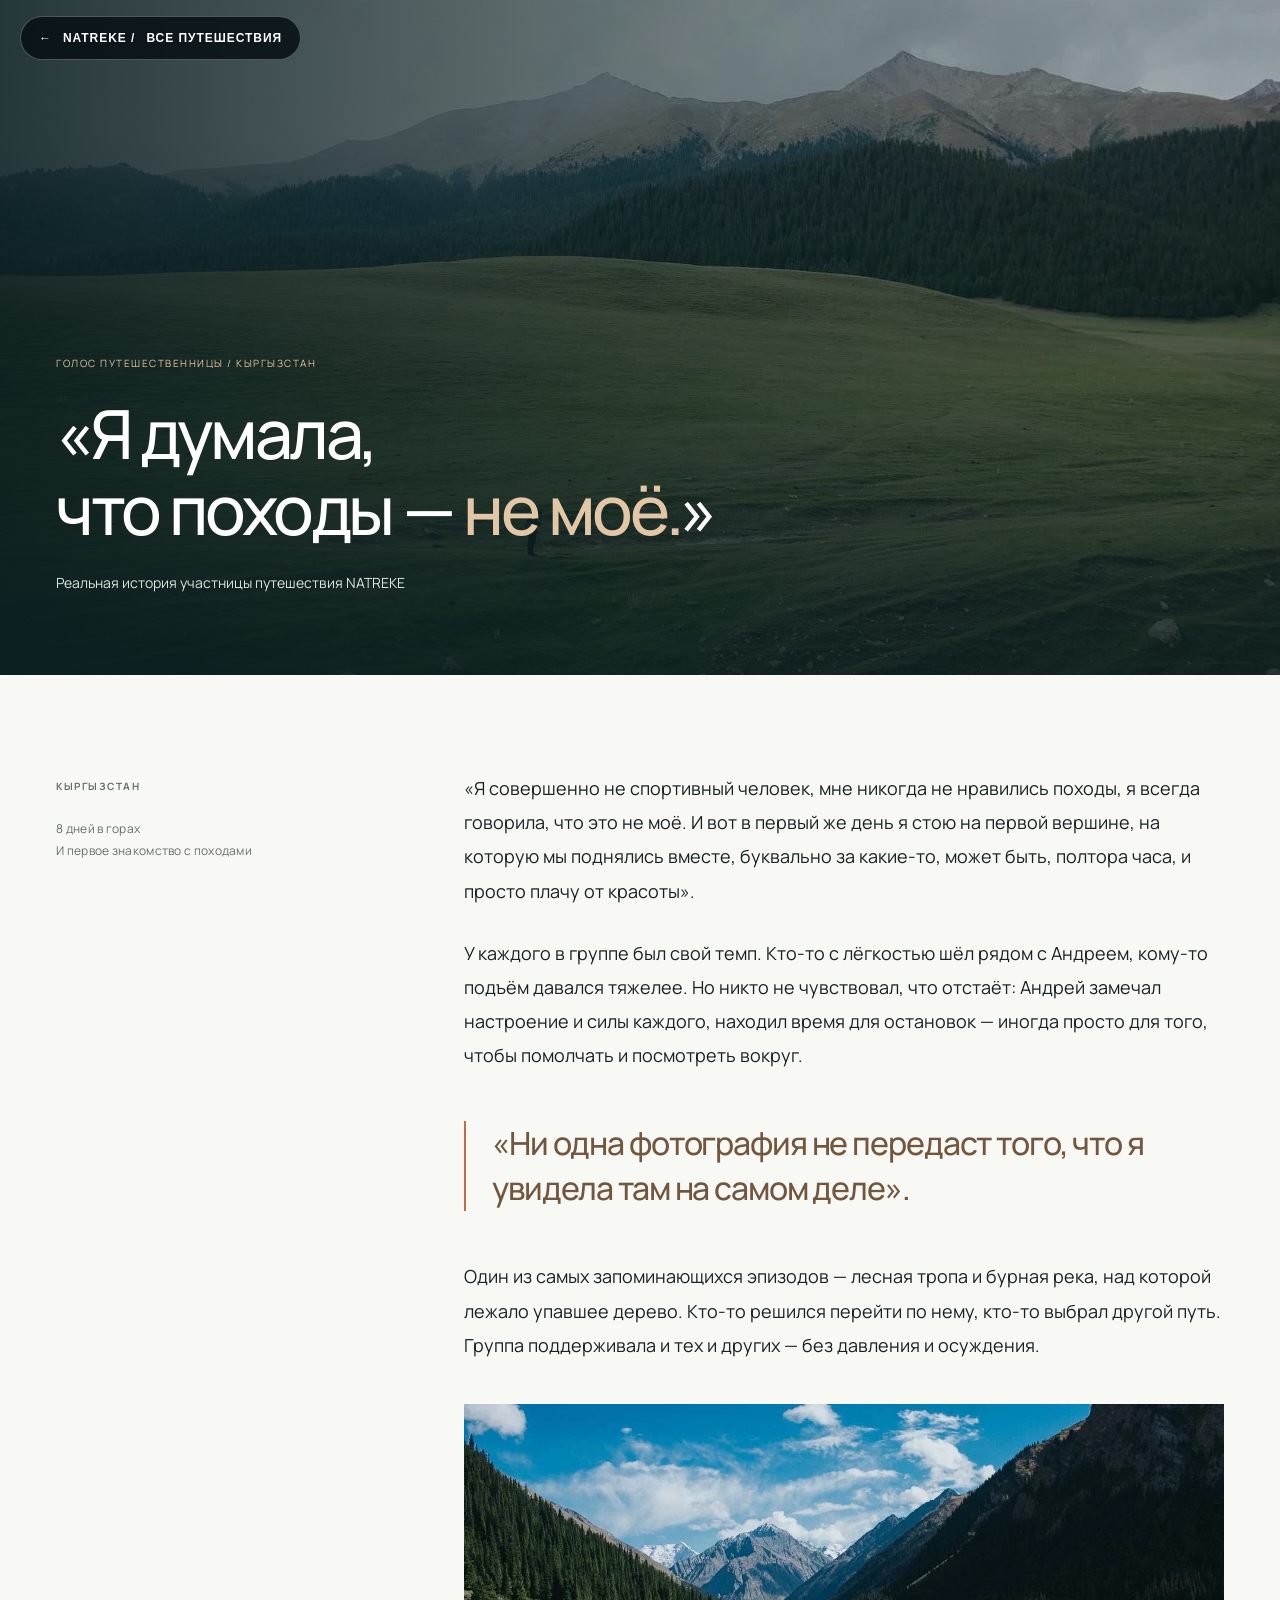
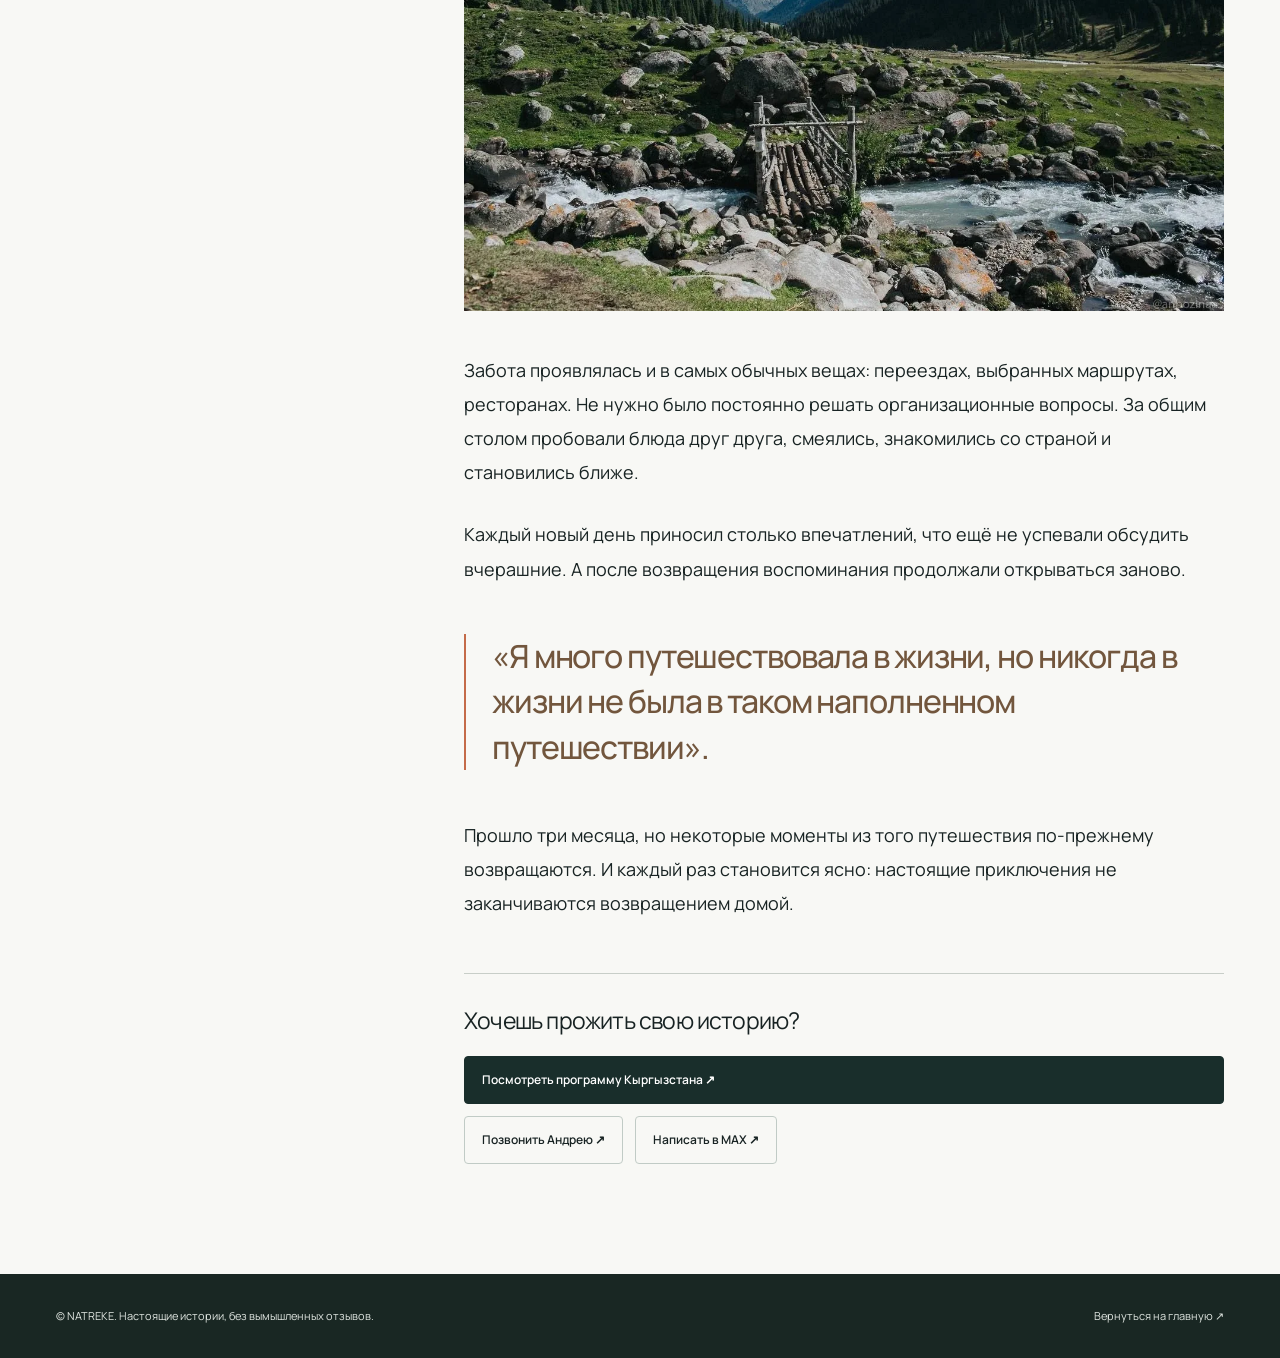
<file: reviews/index.html>
<!doctype html><html lang="ru"><head><meta charset="utf-8"><meta name="viewport" content="width=device-width, initial-scale=1"><meta name="theme-color" content="#1f2c2a"><meta name="description" content="Настоящие истории путешествий с NATREKE. Читайте рассказ участницы тура в Кыргызстан."><title>Истории людей — NATREKE</title><link rel="preconnect" href="https://fonts.googleapis.com"><link rel="preconnect" href="https://fonts.gstatic.com" crossorigin><link href="https://fonts.googleapis.com/css2?family=Manrope:wght@400;500;600;700&display=swap" rel="stylesheet"><link rel="stylesheet" href="../assets/style.css"><style>
/* Page-local layout: no dependency on the retired .wrap / --serif styles. */
.nt-review{margin:0;background:#f8f8f5;color:#182323;font-family:Manrope,Arial,Helvetica,sans-serif;-webkit-font-smoothing:antialiased}
.nt-review *{box-sizing:border-box}.nt-review a{color:inherit;text-decoration:none}.nt-review img{display:block;max-width:100%}.nt-review h1,.nt-review p,.nt-review blockquote{margin:0}.nt-review a:focus-visible{outline:2px solid #c46b49;outline-offset:6px}
.nt-review .wrap,.nt-review .simple-top{width:min(1280px,calc(100% - 112px));margin-inline:auto}
.nt-review .simple-top{position:absolute;top:34px;left:0;right:0;z-index:3;display:flex;align-items:center;justify-content:space-between;gap:24px;color:#fff}.nt-review .brand{display:inline-flex;align-items:center;font-size:23px;font-weight:700;letter-spacing:-.055em;white-space:nowrap}.nt-review .brand-star{font-size:17px;margin-left:4px;color:#e1b18f}.nt-review .simple-top>a:last-child{font-size:12px;line-height:1.5;text-align:right;padding-block:10px}
.nt-review .review-hero{position:relative;min-height:75svh;display:flex;align-items:flex-end;background:#314a43;color:#fff;isolation:isolate}.nt-review .review-hero>img,.nt-review .review-dark{position:absolute;inset:0;width:100%;height:100%;object-fit:cover;z-index:-1}.nt-review .review-dark{background:linear-gradient(90deg,#0b1e20df,#0b1e2040),linear-gradient(0deg,#0b1e20c7,transparent 80%)}.nt-review .review-hero-inner{position:relative;padding-block:180px 80px;min-width:0}.nt-review .review-hero-inner>p:first-child{font-size:10px;line-height:1.65;letter-spacing:.15em;color:#e3c5a1;max-width:100%;overflow-wrap:break-word}.nt-review .review-hero h1{font:500 clamp(42px,5.3vw,84px)/1.12 Manrope,Arial,Helvetica,sans-serif;letter-spacing:-.05em;margin:24px 0;max-width:1080px;text-wrap:balance}.nt-review .review-hero h1 i{color:#e1c7a5;font-style:normal}.nt-review .review-hero-inner>p:last-child{font-size:14px;line-height:1.7;color:#dbe5df;max-width:520px}
.nt-review .review-story{padding:96px 0 110px}.nt-review .story-grid{display:grid;grid-template-columns:minmax(170px,220px) minmax(0,760px);justify-content:space-between;gap:70px}.nt-review .story-grid aside{font-size:12px;line-height:1.8;color:#64716c;letter-spacing:.025em;min-width:0;padding-top:4px}.nt-review .story-grid aside strong{font-size:10px;letter-spacing:.15em;font-weight:700}.nt-review .story-body{min-width:0;overflow-wrap:break-word}.nt-review .story-body>p{font-size:18px;line-height:1.9;max-width:70ch;margin:0 0 28px}.nt-review .story-body blockquote{font:500 clamp(27px,2.5vw,38px)/1.42 Manrope,Arial,Helvetica,sans-serif;letter-spacing:-.035em;margin:48px 0;padding:0 0 0 26px;border-left:2px solid #c46b49;color:#72563d;max-width:100%}.nt-review .story-photo{width:100%;height:auto;aspect-ratio:3/2;object-fit:cover;margin:42px 0}.nt-review .story-cta{border-top:1px solid #c8cec8;margin-top:52px;padding-top:30px}.nt-review .story-cta>p{font-size:23px;line-height:1.4;letter-spacing:-.035em;margin-bottom:20px}.nt-review .review-actions{display:flex;flex-wrap:wrap;gap:12px}.nt-review .review-actions a{display:inline-flex;align-items:center;justify-content:center;min-height:48px;border:1px solid #c1cbc6;border-radius:4px;padding:12px 17px;font-size:12px;font-weight:600;line-height:1.6;text-align:center}.nt-review .review-actions a:first-child{flex-basis:100%;justify-content:space-between;background:#192e2b;border-color:#192e2b;color:#fff}.nt-review .review-actions a:hover{background:#e5eae4}.nt-review .review-actions a:first-child:hover{background:#29443e}
.nt-review .simple-footer{background:#192723;color:#e0e6e1;padding:32px max(56px,calc((100% - 1280px)/2));display:flex;justify-content:space-between;gap:22px;font-size:11px;line-height:1.8}
@media(max-width:900px){.nt-review .wrap,.nt-review .simple-top{width:calc(100% - 72px)}.nt-review .story-grid{grid-template-columns:150px minmax(0,1fr);gap:36px}.nt-review .review-story{padding-block:70px 80px}.nt-review .story-body>p{font-size:16px;line-height:1.85}.nt-review .simple-footer{padding-inline:36px}}
@media(max-width:600px){.nt-review .wrap,.nt-review .simple-top{width:calc(100% - 44px)}.nt-review .simple-top{top:22px;gap:16px}.nt-review .brand{font-size:21px}.nt-review .simple-top>a:last-child{font-size:10px}.nt-review .review-hero{min-height:600px;min-height:min(680px,85svh)}.nt-review .review-hero-inner{padding-block:155px 52px}.nt-review .review-hero h1{font-size:clamp(34px,9.2vw,52px);line-height:1.15;margin-block:20px;letter-spacing:-.045em}.nt-review .review-hero-inner>p:first-child{font-size:8px;letter-spacing:.12em}.nt-review .review-hero-inner>p:last-child{font-size:12px;line-height:1.75;max-width:290px}.nt-review .review-hero>img{object-position:60% center}.nt-review .review-story{padding-block:46px 60px}.nt-review .story-grid{grid-template-columns:minmax(0,1fr);gap:30px}.nt-review .story-grid aside{font-size:11px;line-height:1.65;padding:0 0 24px;border-bottom:1px solid #d8dcda}.nt-review .story-body>p{font-size:16px;line-height:1.85;margin-bottom:24px}.nt-review .story-body blockquote{font-size:26px;line-height:1.4;padding-left:18px;margin-block:36px}.nt-review .story-photo{aspect-ratio:4/3;margin-block:32px}.nt-review .story-cta{margin-top:38px;padding-top:26px}.nt-review .story-cta>p{font-size:22px}.nt-review .review-actions{gap:10px}.nt-review .review-actions a{width:100%;font-size:12px}.nt-review .simple-footer{display:flex;flex-direction:column;gap:15px;padding:28px 22px}.nt-review .simple-footer a{width:fit-content}}
@media(prefers-reduced-motion:reduce){.nt-review{scroll-behavior:auto}}
</style><link rel="icon" type="image/svg+xml" href="../favicon.svg"><link rel="stylesheet" href="../assets/journey-system.css"></head><body class="nt-review">
<nav class="journey-masthead" aria-label="Возврат к путешествиям"><a id="nt-back" href="../index.html"><span aria-hidden="true">←</span><span class="back-brand">NATREKE /</span><span>ВСЕ ПУТЕШЕСТВИЯ</span></a></nav>
<main><section class="review-hero"><img src="../assets/images/kyrgyz-valley.webp" alt="Путешественник посреди широкой горной долины"><div class="review-dark"></div><div class="wrap review-hero-inner"><p>ГОЛОС ПУТЕШЕСТВЕННИЦЫ / КЫРГЫЗСТАН</p><h1>«Я думала,<br>что походы — <i>не моё.</i>»</h1><p>Реальная история участницы путешествия NATREKE</p></div></section>
<section class="review-story"><div class="wrap story-grid"><aside><strong>КЫРГЫЗСТАН</strong><br><br>8 дней в горах<br>И первое знакомство с походами</aside><article class="story-body"><p>«Я совершенно не спортивный человек, мне никогда не нравились походы, я всегда говорила, что это не моё. И вот в первый же день я стою на первой вершине, на которую мы поднялись вместе, буквально за какие-то, может быть, полтора часа, и просто плачу от красоты».</p><p>У каждого в группе был свой темп. Кто-то с лёгкостью шёл рядом с Андреем, кому-то подъём давался тяжелее. Но никто не чувствовал, что отстаёт: Андрей замечал настроение и силы каждого, находил время для остановок — иногда просто для того, чтобы помолчать и посмотреть вокруг.</p><blockquote>«Ни одна фотография не передаст того, что я увидела там на самом деле».</blockquote><p>Один из самых запоминающихся эпизодов — лесная тропа и бурная река, над которой лежало упавшее дерево. Кто-то решился перейти по нему, кто-то выбрал другой путь. Группа поддерживала и тех и других — без давления и осуждения.</p><img class="story-photo" src="../assets/images/kyrgyz-river.webp" alt="Горная река Кыргызстана и деревянный мост" loading="lazy"><p>Забота проявлялась и в самых обычных вещах: переездах, выбранных маршрутах, ресторанах. Не нужно было постоянно решать организационные вопросы. За общим столом пробовали блюда друг друга, смеялись, знакомились со страной и становились ближе.</p><p>Каждый новый день приносил столько впечатлений, что ещё не успевали обсудить вчерашние. А после возвращения воспоминания продолжали открываться заново.</p><blockquote>«Я много путешествовала в жизни, но никогда в жизни не была в таком наполненном путешествии».</blockquote><p>Прошло три месяца, но некоторые моменты из того путешествия по-прежнему возвращаются. И каждый раз становится ясно: настоящие приключения не заканчиваются возвращением домой.</p><div class="story-cta"><p>Хочешь прожить свою историю?</p><div class="review-actions"><a href="../kyrgyzstan/">Посмотреть программу Кыргызстана ↗</a><a href="tel:+79811951165">Позвонить Андрею ↗</a><a href="https://max.ru/u/f9LHodD0cOLImlBv71V7BI_rFNh_frenNGr_aF2BO8ci05Qkiu74G-NIkKY" target="_blank" rel="noopener noreferrer">Написать в MAX ↗</a></div></div></article></div></section></main>
<footer class="simple-footer"><span>© NATREKE. Настоящие истории, без вымышленных отзывов.</span><a href="../index.html">Вернуться на главную ↗</a></footer></body></html>
</file>
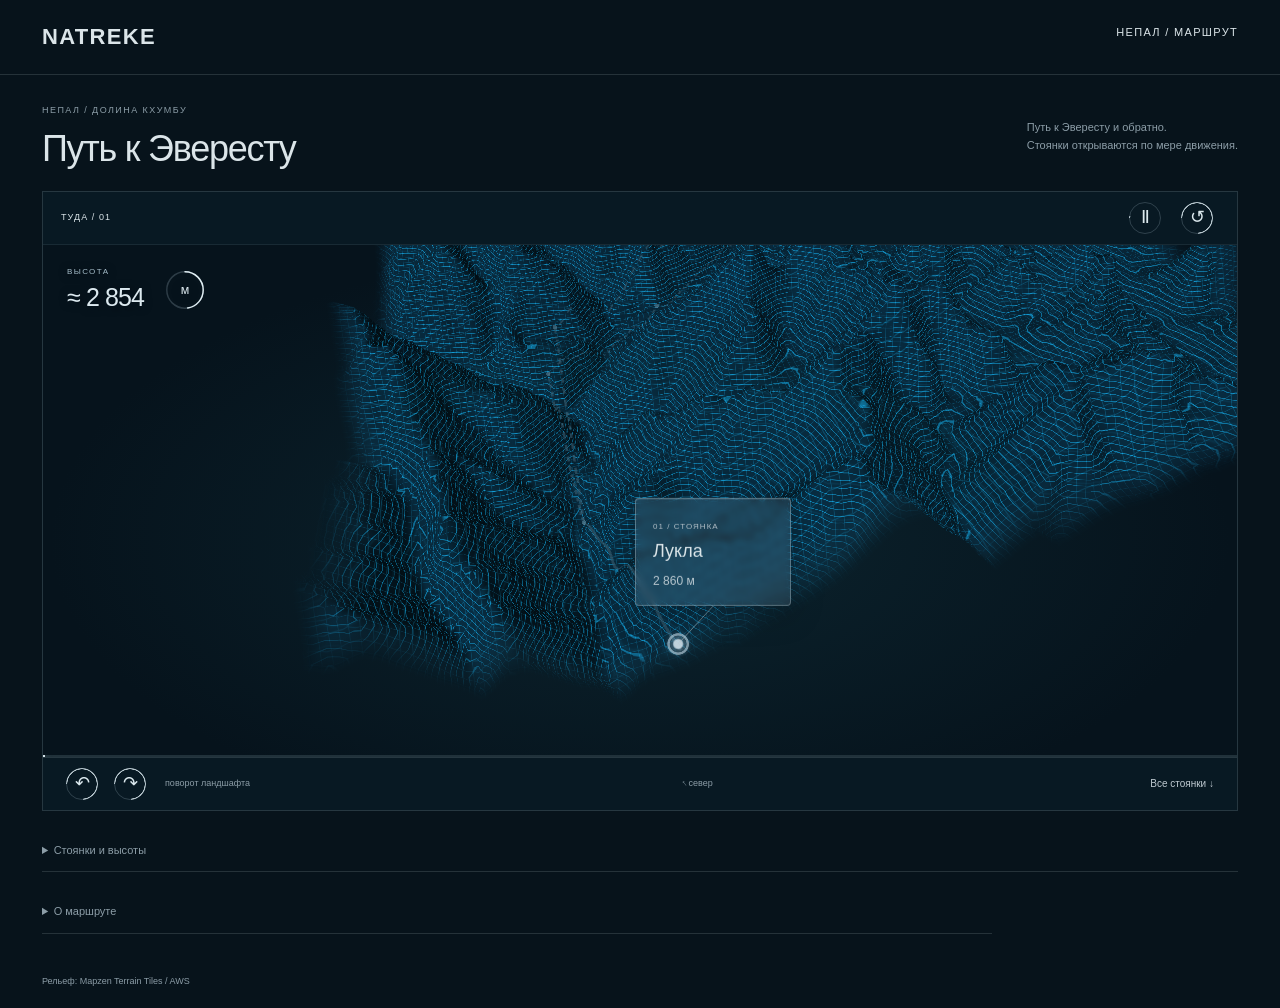
<file: nepal/landscape/index.html>
<!doctype html><html lang="ru"><head><meta charset="utf-8"><meta name="viewport" content="width=device-width,initial-scale=1"><title>NATREKE / голографический маршрут</title><script>if(new URLSearchParams(location.search).has('embedded'))document.documentElement.classList.add('embedded');</script><link rel="stylesheet" href="style.css"></head><body><header><a href="../../index.html">NATREKE</a><span>НЕПАЛ / МАРШРУТ</span></header><main><nav class="slide-links"><button data-slide="-1">← Предыдущий экран</button><button data-slide="1">Следующий экран →</button></nav><div class="intro"><div><p class="eyebrow">НЕПАЛ / ДОЛИНА КХУМБУ</p><h1>Путь к Эвересту</h1></div><p>Путь к Эвересту и обратно.<br>Стоянки открываются по мере движения.</p></div><section class="landscape"><div class="scene-top"><span id="direction">ТУДА / 01</span><div class="micro-controls"><button class="hud-button" id="play" aria-label="Приостановить движение" aria-pressed="true">Ⅱ</button><button class="hud-button" id="overview" aria-label="Повторить маршрут" title="Повторить маршрут">↺</button></div></div><div id="viewport"><aside class="altimeter" title="Между стоянками высота рассчитана плавным переходом между их отметками"><div class="altimeter-readout"><span class="metric-label">ВЫСОТА</span><span id="altitude-value">2 860</span></div><div id="altitude-meter" role="meter" aria-label="Расчётная высота над уровнем моря" aria-valuemin="0" aria-valuemax="6000" aria-valuenow="2860"><svg viewBox="0 0 48 48" aria-hidden="true"><circle class="meter-track" cx="24" cy="24" r="19"/><circle id="altitude-arc" cx="24" cy="24" r="19" pathLength="100"/><text x="24" y="28">м</text></svg></div></aside><canvas id="terrain" aria-label="Голографический рельеф и движение по маршруту"></canvas><div id="pins"><div id="arrival" role="status" aria-live="polite"><span id="arrival-step">01 / СТОЯНКА</span><strong id="arrival-name">Лукла</strong><span id="arrival-height">2 860 м</span></div><svg id="pin-leaders"></svg></div><p id="error" hidden>Объёмная графика недоступна в этом браузере.</p></div><div id="route-progress" role="progressbar" aria-label="Пройденный маршрут" aria-valuemin="0" aria-valuemax="100" aria-valuenow="0"><span></span></div><div class="scene-bottom"><div class="orbit"><button class="hud-button" id="left" aria-label="Повернуть влево">↶</button><button class="hud-button" id="right" aria-label="Повернуть вправо">↷</button><span>поворот ландшафта</span></div><span><i id="north">↑</i> север</span><button id="stops-toggle" aria-expanded="false" aria-controls="all-stops">Все стоянки ↓</button></div></section><details id="all-stops"><summary>Стоянки и высоты</summary><div class="station-list"></div></details><details class="route-story"><summary>О маршруте</summary><h2>2 785 м / чистый набор высоты.<br>6 000 м / сумма всех подъёмов.</h2><p>Из Катманду летим в Луклу. Оттуда тропа ведёт через Пхакдинг, Намче-Базар, Тенгбоче, Дингбоче и Лобуче к базовому лагерю Эвереста и на Кала-Паттхар. На обратном пути: Фериче и Кхумджунг. Ночёвки и акклиматизационные выходы помогают постепенно привыкнуть к высоте. Около 140 км за 17 дней.</p><p>Форма гор построена по данным высот. Вертикальный масштаб усилен в 1,8 раза. Соединение стоянок схематичное, не GPS-трек.</p></details></main><footer>Рельеф: Mapzen Terrain Tiles / AWS</footer><script src="terrain.js"></script><script src="stations.js"></script><script src="landscape.js"></script></body></html>
</file>
<file: assets/style.css>
:root{--dark:#101b1d;--darker:#0b1416;--light:#f8f8f5;--light-2:#eeefeb;--type:#182323;--rust:#c46b49;--rust-dark:#a44c32;--muted:#6d7775;--border:#d8dcda;--font:'Onest','Manrope',Arial,sans-serif;--body:'Manrope','Onest',Arial,sans-serif}
*{box-sizing:border-box}html{scroll-behavior:smooth}body{margin:0;background:var(--light);color:var(--type);font-family:var(--body);-webkit-font-smoothing:antialiased}body.menu-open{overflow:hidden}a{color:inherit;text-decoration:none}button{font:inherit}img,video,canvas{max-width:100%;display:block}img{object-fit:cover}em,i{font-style:normal}h1,h2,h3,h4,p,figure,blockquote{margin:0}h1,h2,h3{font-family:var(--font)}.layout-wide{width:min(1500px,calc(100% - 120px));margin-inline:auto}::selection{background:var(--rust);color:white}.skip{position:absolute;z-index:99999;left:-9999px;top:10px;background:white;color:#111;padding:14px}.skip:focus{left:12px}.site-progress{position:fixed;top:0;left:0;right:0;height:2px;z-index:1200;pointer-events:none;background:transparent}.site-progress span{display:block;height:100%;width:0;background:var(--rust);transition:width .1s linear}
/* Navigation */
.site-header{position:fixed;inset:0 0 auto;z-index:800;display:flex;align-items:center;justify-content:space-between;height:88px;padding:0 4.15%;gap:32px;color:#fff;transition:height .35s,background .35s,border-color .35s;border-bottom:1px solid transparent}.site-header.is-scrolled{height:70px;background:rgba(11,20,22,.92);border-color:#ffffff24;backdrop-filter:blur(22px)}.wordmark{font-family:var(--font);font-size:26px;font-weight:800;letter-spacing:-.085em;white-space:nowrap}.wordmark-star{display:inline-block;color:var(--rust);font-size:.57em;vertical-align:top;transform:translate(4px,-2px)}.nav-links{display:flex;gap:37px;align-items:center}.nav-links a{font-size:11px;text-transform:uppercase;font-weight:700;letter-spacing:.11em;opacity:.75;transition:opacity .2s,color .2s}.nav-links a:hover{opacity:1;color:#f0b7a1}.nav-cta{border:1px solid #ffffff8c;padding:15px 20px;min-height:46px;display:flex;align-items:center;gap:38px;font-weight:700;font-size:12px;border-radius:100px;transition:background .2s,border-color .2s}.nav-cta:hover{background:var(--rust);border-color:var(--rust)}.nav-cta span{font-size:18px;font-weight:400}.menu-toggle{display:none;background:transparent;border:1px solid #ffffff75;width:45px;height:45px;border-radius:50%;flex-direction:column;align-items:center;justify-content:center;gap:6px;cursor:pointer}.menu-toggle span{background:#fff;height:1px;width:20px;display:block}.mobile-menu{position:fixed;inset:70px 0 0;background:var(--dark);color:#fff;z-index:790;display:flex;flex-direction:column;justify-content:center;padding:9%;gap:27px}.mobile-menu[hidden]{display:none}.mobile-menu a{font:600 clamp(23px,6vw,42px)/1.25 var(--font);letter-spacing:-.05em}
/* Hero */
.hero{height:100svh;min-height:690px;position:relative;overflow:hidden;color:#fff;background:var(--dark)}.hero-media{position:absolute;inset:-5%;overflow:hidden;transform:scale(1.035);will-change:transform}.hero-film{width:100%;height:100%;object-fit:cover;object-position:center;filter:saturate(.94) contrast(1.04)}.hero-veil{position:absolute;inset:0;background:linear-gradient(90deg,#050e11d4 0%,#07151892 44%,#06121638 100%),linear-gradient(0deg,#041112cf 0%,transparent 38%),linear-gradient(180deg,#020d126a 0%,transparent 32%)}.hero-content{position:absolute;bottom:13.8%;left:0;right:0;z-index:2}.eyebrow{font-weight:700;letter-spacing:.17em;font-size:10px;text-transform:uppercase}.hero-eyebrow{display:flex;align-items:center;gap:15px;color:#ecebe6;margin-bottom:32px}.eyebrow-line{width:31px;height:2px;background:var(--rust)}.hero-title{max-width:1400px;font-size:clamp(46px,6.1vw,105px);letter-spacing:-.075em;font-weight:600;line-height:1.09;text-wrap:balance}.hero-title-accent{color:#f2f1ed;font-weight:400}.orange-dot{color:var(--rust)}.hero-under{display:flex;justify-content:space-between;align-items:end;gap:30px;margin-top:42px}.hero-under p{font-size:14px;line-height:1.85;color:#e9e9e4;letter-spacing:-.01em}.round-link{display:inline-flex;align-items:center;gap:22px;font:700 12px var(--body);white-space:nowrap}.circle-arrow{display:grid;place-items:center;border-radius:50%;width:61px;height:61px;background:var(--rust);font-size:23px;transition:transform .4s,background .4s}.round-link:hover .circle-arrow{transform:rotate(45deg);background:#e0825c}.hero-side-note{position:absolute;right:4.2%;top:45%;writing-mode:vertical-rl;letter-spacing:.23em;font-size:9px;font-weight:700;color:#ffffff94}.hero-bottomline{position:absolute;z-index:3;bottom:28px;left:4.2%;right:4.2%;display:flex;justify-content:space-between;border-top:1px solid #ffffff5f;padding-top:17px;font-size:9px;font-weight:700;letter-spacing:.15em}.hero-bottomline a span{padding-left:14px;font-size:14px}.hero-cut{position:absolute;z-index:3;bottom:-1px;right:-1px;height:30px;width:30px;background:var(--light);clip-path:polygon(100% 0,100% 100%,0 100%)}
/* Opening: pronounced space, graphic contrast */
.opening-section{background:var(--light);padding:145px 0 150px;overflow:hidden}.section-index{display:flex;align-items:center;gap:13px;font:800 10px var(--body);letter-spacing:.12em;text-transform:uppercase}.section-index.on-dark{color:#f2f2ed}.accent-mark{display:inline-block;width:8px;height:8px;background:var(--rust);border-radius:50%;flex:none}.opening-section>.section-index{margin-left:max(60px,calc((100vw - 1500px)/2))}.opening-inner{width:min(1250px,calc(100% - 120px));margin:55px auto 0}.opening-small{font-size:13px;font-weight:600;line-height:1.8;color:#707978;margin-bottom:15px}.opening-title{font-size:clamp(52px,7.1vw,112px);font-weight:600;line-height:1.075;letter-spacing:-.09em;max-width:1280px}.outline-type{color:transparent;-webkit-text-stroke:1.35px #364340;display:inline-block;white-space:nowrap}.opening-bottom{display:flex;justify-content:flex-end;align-items:flex-start;gap:110px;margin-top:75px}.opening-bottom p{max-width:490px;font-size:16px;line-height:1.95;color:#515d5b}.small-asterisk{font-size:64px;line-height:1;color:var(--rust)}
/* Cinematic scrolling: sticky footage sequence */
.story-sequence{height:300vh;position:relative;background:var(--dark)}.story-sticky{height:100svh;position:sticky;top:0;overflow:hidden;color:white;isolation:isolate}.story-layer{position:absolute;inset:0;opacity:0;transform:scale(1.12);transition:opacity 1s cubic-bezier(.2,.7,.3,1),transform 5s ease-out;z-index:-3}.story-layer img{width:100%;height:100%;object-fit:cover;object-position:center}.story-layer[data-story-layer="2"] img{object-position:center 34%}.story-layer.is-current{opacity:1;transform:scale(1.018)}.story-darken{position:absolute;z-index:-2;inset:0;background:linear-gradient(90deg,#020b0cbd,#0510144d 78%),linear-gradient(0deg,#071012a3,transparent 60%)}.story-chrome{position:absolute;top:9%;left:5%;right:5%;display:flex;justify-content:space-between;font-size:10px;letter-spacing:.18em;font-weight:800}.story-text-wrap{position:absolute;inset:0;display:flex;align-items:center;padding:0 max(60px,calc((100vw - 1500px)/2))}.story-copy{position:absolute;opacity:0;transform:translateY(35px);transition:opacity .6s,transform .7s;pointer-events:none;max-width:900px}.story-copy.is-current{opacity:1;transform:none}.story-copy>span{font:800 10px var(--body);letter-spacing:.17em;color:#f7b08e}.story-copy h2{font-size:clamp(52px,7vw,110px);letter-spacing:-.075em;line-height:1.07;font-weight:600;margin:27px 0}.story-copy p{font-size:15px;color:#e8ece9;line-height:1.8;max-width:440px}.story-progress{position:absolute;bottom:7%;right:5%;display:flex;gap:9px}.story-progress span{width:39px;height:3px;background:#ffffff73;transition:background .5s,width .5s}.story-progress span.is-current{width:70px;background:var(--rust)}
/* Destination discovery with procedural three-dimensional globe */
.routes{background:var(--dark);color:#f8f8f6;padding:150px 0 120px;overflow:hidden}.routes-intro{display:grid;grid-template-columns:1.05fr .95fr;align-items:center;gap:10px;min-height:600px}.routes-copy{z-index:2}.section-head{font-size:clamp(50px,5.8vw,94px);line-height:1.1;letter-spacing:-.082em;font-weight:600}.section-head>span{color:var(--rust)}.routes-copy h2{margin:43px 0 29px}.routes-copy>p{font-size:15px;line-height:1.95;color:#afbbba;max-width:480px}.globe-block{height:590px;position:relative;isolation:isolate}.globe-block:before{content:"";position:absolute;inset:3% 2% 12%;background:radial-gradient(circle,#29424386,transparent 66%);filter:blur(35px)}.globe-canvas{width:100%;height:100%;position:relative;cursor:grab;touch-action:pan-y}.globe-canvas:active{cursor:grabbing}.globe-caption{position:absolute;bottom:5%;right:14%;display:flex;gap:17px;align-items:center;font:700 10px var(--body);letter-spacing:.18em;color:#b9c5c2;pointer-events:none}.globe-caption span:last-child{font-size:21px;color:var(--rust)}.route-gallery{display:grid;grid-template-columns:1.1fr .9fr;gap:32px;align-items:start;margin-top:65px}.route-card{height:660px;position:relative;overflow:hidden;isolation:isolate;display:block;perspective:900px;transition:box-shadow .4s;will-change:transform;background:#263a3c}.route-card-kg{grid-column:1;grid-row:1;height:730px}.route-card-np{grid-column:2;grid-row:1;height:620px;margin-top:95px}.route-card-bali{grid-column:1/3;grid-row:2;height:650px;max-width:76%;margin-top:-15px}.route-image,.route-image img,.route-overlay{position:absolute;inset:0;width:100%;height:100%}.route-image{overflow:hidden}.route-image img{object-fit:cover;transition:transform 1.2s cubic-bezier(.16,.8,.17,1),filter .5s;filter:saturate(.88)}.route-card:hover .route-image img{transform:scale(1.085)}.route-overlay{background:linear-gradient(0deg,#061011ec 0%,#07111240 55%,#05141930 100%)}.route-index{position:absolute;top:31px;left:34px;font:800 10px var(--body);letter-spacing:.16em}.route-bottom{position:absolute;inset:auto 34px 34px;display:flex;align-items:flex-end;justify-content:space-between;gap:20px}.route-bottom p{font:700 10px var(--body);letter-spacing:.18em;color:#ecc5ae}.route-bottom h3{font-size:clamp(49px,5vw,77px);line-height:1;letter-spacing:-.085em;font-weight:600;margin:14px 0 18px}.route-bottom span:not(.route-arrow){font-size:13px;line-height:1.7;max-width:380px;color:#e9e9e5;display:block}.route-price{margin-top:26px;font-size:12px;font-weight:700;letter-spacing:.04em}.route-arrow{display:grid;place-items:center;flex:none;background:var(--rust);width:62px;height:62px;border-radius:50%;font-size:25px;transition:transform .35s}.route-card:hover .route-arrow{transform:rotate(45deg)}.routes-outro{display:flex;justify-content:space-between;align-items:center;gap:20px;margin-top:65px;border-top:1px solid #ffffff47;padding-top:22px;font-size:10px;font-weight:800;letter-spacing:.12em;color:#bac5c1}.routes-outro a{font-size:13px;color:#fff;letter-spacing:0;text-transform:none}.routes-outro a span{color:var(--rust);margin-left:18px}
/* Essentials: not beige, contrast-led white */
.essentials{background:#fafaf8;padding:145px 0 120px}.essentials-heading{display:grid;grid-template-columns:1fr 2.4fr;gap:70px}.essentials-heading>.section-index{align-self:start;margin-top:19px}.essentials-heading h2>span{color:var(--rust)}.essentials-grid{display:grid;grid-template-columns:repeat(3,1fr);gap:35px;margin-top:100px}.essential-item{border-top:2px solid var(--dark);padding-top:25px}.essential-number{font:800 11px var(--body);color:var(--rust)}.essential-item h3{font-size:clamp(28px,2.7vw,45px);font-weight:600;line-height:1.13;letter-spacing:-.065em;margin:28px 0 24px}.essential-item p{max-width:340px;color:#687370;font-size:13px;line-height:1.95}.essentials-visual{height:740px;position:relative;margin-top:125px}.visual-photo{position:absolute;overflow:hidden;background:#182d2b}.visual-photo img{width:100%;height:100%;object-fit:cover;transition:transform 1.2s ease}.visual-photo:hover img{transform:scale(1.04)}.visual-photo-one{height:100%;width:67%;left:0;top:0}.visual-photo-two{height:63%;width:33%;right:0;top:15%}.visual-stamp{position:absolute;right:21%;top:10%;border-radius:50%;width:180px;height:180px;display:flex;align-items:center;justify-content:center;text-align:center;line-height:1.15;background:var(--rust);color:#fff;transform:rotate(-12deg);font:800 30px var(--font);letter-spacing:-.05em}.visual-stamp span{display:block;font-size:25px;position:absolute;bottom:22px;right:51px}
/* Brand voice, video and quote */
.voice-section{background:#151f20;color:white;padding:165px 0}.voice-layout{display:grid;grid-template-columns:1.12fr 1fr;gap:7%;align-items:center}.voice-video-wrap{min-width:0}.voice-video{position:relative;overflow:hidden;background:#071011}.voice-video:before{content:"";position:absolute;z-index:-1;top:-22px;left:-22px;width:90px;height:90px;border:2px solid var(--rust)}.voice-video video{width:100%;height:auto;aspect-ratio:16/9;object-fit:contain;background:#000}.voice-video-cap{display:flex;flex-wrap:wrap;justify-content:space-between;gap:12px;font:700 9px var(--body);letter-spacing:.09em;color:#adb9b6;margin-top:21px}.voice-copy .section-head{margin:36px 0 34px;font-size:clamp(43px,4.25vw,70px)}.voice-copy p{font-size:14px;line-height:2;color:#b7c2bd;margin:0 0 20px}.text-link{margin-top:23px;display:inline-flex;justify-content:space-between;gap:35px;padding-bottom:13px;border-bottom:1px solid var(--rust);font-size:13px;font-weight:700}.text-link span{color:var(--rust);font-size:21px}
.testimony{height:92svh;min-height:680px;position:relative;color:#fff;isolation:isolate}.testimony-photo,.testimony-photo img,.testimony-tint{position:absolute;inset:0;width:100%;height:100%}.testimony-photo{z-index:-3;overflow:hidden}.testimony-photo img{object-fit:cover;object-position:center;transform:scale(1.025)}.testimony-tint{z-index:-2;background:linear-gradient(90deg,#0b1515e6,#0c171b78 76%),linear-gradient(0deg,#0d171ca3,transparent 55%)}.testimony-content{padding-top:clamp(110px,17vh,190px)}.testimony-content>span{color:#f9bf9f;font:700 10px var(--body);letter-spacing:.16em}.testimony blockquote{max-width:1050px;font:600 clamp(41px,5.65vw,88px)/1.18 var(--font);letter-spacing:-.075em;margin:32px 0 24px}.testimony blockquote b{color:#f8b28d;font-weight:600}.testimony p{font-size:14px;color:#dfe9e4;line-height:1.9;margin-bottom:36px}.testimony a{display:inline-flex;align-items:center;gap:30px;border-bottom:1px solid #ffffffa3;padding-bottom:13px;font-size:13px;font-weight:700}.testimony a span{color:#f3b18f;font-size:21px}
.closing{height:780px;position:relative;color:white;background:var(--darker);display:flex;align-items:center;isolation:isolate}.closing-photo,.closing-photo img{position:absolute;inset:0;width:100%;height:100%;z-index:-3}.closing-photo img{object-fit:cover;filter:brightness(.42) saturate(.84)}.closing:after{content:"";position:absolute;inset:0;background:linear-gradient(90deg,#071216d9,#06111154);z-index:-2}.closing-content{width:min(1500px,calc(100% - 120px))}.closing h2{font-size:clamp(55px,7vw,108px);font-weight:600;letter-spacing:-.086em;line-height:1.05;margin:39px 0 22px}.closing h2 span{color:#efa886}.closing-content>p{color:#e0e4e1;line-height:1.8;font-size:15px}.closing-actions{display:flex;gap:27px;align-items:center;margin-top:40px}.button-filled{display:flex;align-items:center;gap:34px;border-radius:100px;background:var(--rust);color:#fff;padding:18px 24px;font-weight:700;font-size:13px;transition:background .25s,transform .25s}.button-filled:hover{background:#dd7b55;transform:translateY(-3px)}.button-filled span{font-size:19px}.button-text{font-weight:700;font-size:13px}.button-text span{margin-left:18px;color:#eeb094}
.footer{background:#0b1516;color:#fff;padding:78px 0 30px}.footer-main{display:flex;justify-content:space-between;align-items:flex-start;gap:30px;padding-bottom:95px}.footer-main p{font-size:12px;line-height:1.9;color:#b9c4bf}.footer-tel{font-size:15px;border-bottom:1px solid #ffffff79;padding-bottom:12px}.footer-base{border-top:1px solid #ffffff31;display:flex;justify-content:space-between;gap:24px;padding-top:24px;font-size:10px;font-weight:700;letter-spacing:.07em;color:#9baaa4}.footer-base nav{display:flex;gap:24px}.footer-base nav a:hover{color:white}
/* Scroll reveals and hover motion */
.has-js [data-reveal]{opacity:0;transform:translateY(36px);transition:opacity 1s cubic-bezier(.2,.8,.2,1),transform 1s cubic-bezier(.2,.8,.2,1)}.has-js [data-reveal].is-visible{opacity:1;transform:none}
@media(max-width:1150px){.layout-wide{width:calc(100% - 78px)}.hero-title{font-size:clamp(42px,6.3vw,75px)}.nav-links{gap:20px}.routes-intro{grid-template-columns:1.05fr .95fr}.globe-block{height:500px}.opening-inner{width:calc(100% - 78px)}.opening-section>.section-index{margin-left:39px}.opening-title{font-size:clamp(54px,6.9vw,86px)}.story-text-wrap{padding:0 39px}.route-card-kg{height:620px}.route-card-np{height:550px}.voice-layout{gap:4%}.voice-copy .section-head{font-size:50px}}
@media(max-width:800px){.layout-wide{width:calc(100% - 40px)}.site-header{height:72px;padding:0 20px}.site-header.is-scrolled{height:65px}.wordmark{font-size:24px}.nav-links,.nav-cta{display:none}.menu-toggle{display:flex}.hero{min-height:620px}.hero-content{bottom:15%}.hero-title{font-size:clamp(37px,7.9vw,63px);line-height:1.13;letter-spacing:-.065em;text-wrap:initial}.hero-title br{display:none}.hero-eyebrow{font-size:8px;letter-spacing:.1em;margin-bottom:24px}.hero-under{flex-direction:column;align-items:flex-start;gap:25px;margin-top:25px}.hero-under p{font-size:12px}.hero-bottomline{left:20px;right:20px;bottom:18px}.hero-bottomline>span:nth-child(2){display:none}.hero-side-note{display:none}.circle-arrow{width:50px;height:50px}.opening-section{padding:95px 0 100px}.opening-inner{width:calc(100% - 40px);margin-top:45px}.opening-section>.section-index{margin-left:20px}.opening-title{font-size:clamp(42px,9.1vw,72px);letter-spacing:-.077em}.outline-type{white-space:normal}.opening-bottom{justify-content:space-between;gap:20px;margin-top:55px}.opening-bottom p{font-size:13px;max-width:370px}.small-asterisk{font-size:43px}.story-sequence{height:260vh}.story-text-wrap{padding:0 24px}.story-copy h2{font-size:clamp(42px,9.8vw,76px)}.story-copy p{font-size:13px}.story-chrome{left:24px;right:24px;font-size:8px}.story-progress{right:24px}.routes{padding:95px 0 100px}.routes-intro{grid-template-columns:1fr;gap:0}.routes-copy h2{margin:33px 0 17px}.routes-copy>p{font-size:13px}.section-head{font-size:clamp(44px,9vw,76px)}.globe-block{height:390px;margin-top:10px}.globe-caption{bottom:1%;right:6%}.route-gallery{grid-template-columns:1fr;gap:20px;margin-top:40px}.route-card,.route-card-kg,.route-card-np,.route-card-bali{height:530px;grid-column:auto;grid-row:auto;max-width:none;margin:0}.route-card-np{height:570px}.route-index{top:25px;left:24px}.route-bottom{inset:auto 24px 27px}.route-bottom h3{font-size:clamp(46px,10vw,70px)}.routes-outro{flex-direction:column;align-items:flex-start;margin-top:45px}.routes-outro>span{line-height:1.6}.essentials{padding:95px 0 100px}.essentials-heading{grid-template-columns:1fr;gap:35px}.essentials-grid{grid-template-columns:1fr;gap:35px;margin-top:60px}.essential-item h3{font-size:38px;margin:21px 0 12px}.essential-item p{max-width:550px}.essentials-visual{height:500px;margin-top:75px}.visual-photo-one{width:69%}.visual-photo-two{width:37%;height:60%;top:24%}.visual-stamp{width:120px;height:120px;font-size:22px;right:19%;top:5%}.visual-stamp span{right:36px;bottom:14px;font-size:18px}.voice-section{padding:95px 0}.voice-layout{grid-template-columns:1fr;gap:60px}.voice-copy .section-head{font-size:clamp(45px,9vw,74px)}.testimony{min-height:600px;height:85svh}.testimony-content{padding-top:125px}.testimony blockquote{font-size:clamp(37px,8vw,67px)}.closing{height:660px}.closing-content{width:calc(100% - 40px)}.closing h2{font-size:clamp(44px,10vw,77px)}.closing-actions{flex-direction:column;align-items:flex-start}.footer-main{display:block;padding-bottom:70px}.footer-main p{margin:27px 0}.footer-base{flex-direction:column;gap:20px}.footer-base nav{flex-wrap:wrap}}
@media(max-width:430px){.hero-title{font-size:clamp(37px,9.55vw,49px)}.hero-content{bottom:15.5%}.hero-under{margin-top:26px}.hero-under p{font-size:12px;line-height:1.6}.hero-bottomline{font-size:8px}.opening-title{font-size:clamp(38px,10vw,53px)}.opening-bottom{gap:12px}.opening-bottom p{font-size:12px}.story-copy h2{font-size:clamp(38px,10vw,51px)}.routes .section-head{font-size:clamp(44px,10vw,54px)}.globe-block{height:330px}.route-card,.route-card-kg,.route-card-np,.route-card-bali{height:470px}.route-bottom h3{font-size:51px}.route-bottom span:not(.route-arrow){font-size:12px}.route-arrow{width:49px;height:49px}.essentials-visual{height:350px}.visual-photo-one{width:75%}.visual-photo-two{width:34%;height:62%}.visual-stamp{width:92px;height:92px;font-size:18px}.visual-stamp span{right:28px;bottom:9px;font-size:14px}.testimony blockquote{font-size:clamp(33px,8.5vw,43px)}.voice-copy .section-head{font-size:clamp(38px,10vw,51px)}.closing h2{font-size:clamp(39px,10.5vw,55px)}}
@media(prefers-reduced-motion:reduce){html{scroll-behavior:auto}*,:before,:after{animation-duration:.01ms!important;transition-duration:.01ms!important}.has-js [data-reveal]{opacity:1;transform:none}.hero-film{display:none}.hero-media{background:center/cover url('images/hero-film-poster.jpg')}.story-layer{transform:none!important}.story-layer.is-current{opacity:1}}
/* Restrained motion designed around genuine photography, never decorative clutter. */
@keyframes heroEnter{from{opacity:0;transform:translateY(35px)}to{opacity:1;transform:none}}
@media(prefers-reduced-motion:no-preference){.hero-eyebrow{animation:heroEnter .9s .13s both}.hero-title{animation:heroEnter 1.2s .22s both}.hero-under{animation:heroEnter 1.25s .47s both}.hero-bottomline{animation:heroEnter 1.1s .8s both}}
/* Preserve intentional spaces and natural wrapping of the brand promise on mobile. */
@media(max-width:800px){.hero-title br{display:inline}}

/* Subtle perspective depth on desktop: the itinerary cards respond to the cursor. */
@media(hover:hover) and (pointer:fine) and (min-width:801px){.route-card{--tilt-x:0deg;--tilt-y:0deg;transform:perspective(1450px) rotateX(var(--tilt-x)) rotateY(var(--tilt-y));transition:transform .3s ease-out}.route-card:hover{box-shadow:0 24px 60px #0008}}

/* v5.1 / NATREKE's original brand manifesto — exact wording retained. */
.opening-bottom.brand-manifesto{justify-content:space-between;align-items:flex-start;gap:clamp(40px,8vw,150px);margin-top:clamp(55px,7.5vw,115px)}
.manifesto-signature{display:flex;align-items:center;gap:22px;color:var(--rust);font:800 10px/1.85 var(--body);letter-spacing:.15em;white-space:nowrap;padding-top:5px}
.manifesto-symbol{font:400 66px/.8 var(--font);color:var(--rust)}
.opening-bottom.brand-manifesto .manifesto-text{width:min(100%,730px);padding:0 0 0 31px;border-left:2px solid var(--rust)}
.opening-bottom.brand-manifesto .manifesto-text p{max-width:none;font:500 clamp(19px,1.7vw,25px)/1.55 var(--font);letter-spacing:-.032em;color:var(--type);margin:0}
.opening-bottom.brand-manifesto .manifesto-text p+p{margin-top:24px;color:#586461}
@media(max-width:800px){.opening-bottom.brand-manifesto{flex-direction:column;gap:25px;margin-top:45px}.manifesto-signature{gap:13px;font-size:9px}.manifesto-symbol{font-size:42px}.opening-bottom.brand-manifesto .manifesto-text{padding-left:20px}.opening-bottom.brand-manifesto .manifesto-text p{font-size:clamp(17px,4.4vw,21px);line-height:1.55}.opening-bottom.brand-manifesto .manifesto-text p+p{margin-top:18px}}
</file>
<file: assets/refinements-v6.css>
/* NATREKE V6 — focused mobile-first corrections; preserves existing desktop art direction. */
html, body {max-width:100%;}
.wordmark-star,.manifesto-symbol,.visual-stamp span{font-family:'Onest','Manrope',Arial,sans-serif!important;font-variant-emoji:text!important;}
/* Earth: local NASA Blue Marble satellite texture, interactive native WebGL. */
.globe-block{isolation:isolate;}
.globe-block::after{content:"";position:absolute;top:8%;left:12%;right:12%;bottom:17%;border-radius:50%;box-shadow:0 0 70px 10px #5f97a526,inset 0 0 40px #cee7f90f;pointer-events:none;z-index:0;}
.globe-canvas{z-index:2;position:relative;touch-action:pan-y;}
.globe-fallback{position:absolute;top:50%;left:50%;transform:translate(-50%,-50%);width:min(85%,500px);height:auto;aspect-ratio:1/1;object-fit:contain;z-index:1;pointer-events:none;filter:drop-shadow(0 0 22px #6ba8ba3b);}
.globe-block.is-3d-ready .globe-fallback{opacity:0;visibility:hidden;}
.globe-markers{position:absolute;inset:0;pointer-events:none;z-index:4;}
.globe-marker{position:absolute;width:16px;height:16px;transform:translate(-50%,-50%);display:flex;align-items:center;justify-content:center;pointer-events:auto;transition:opacity .25s;isolation:isolate;}
.globe-marker-dot{display:block;width:10px;height:10px;border:2px solid #fff4e6;border-radius:50%;background:#c46b49;box-shadow:0 0 0 5px #d1805354,0 0 19px #f5ad78bc;flex:none;}
.globe-marker-label{position:absolute;left:15px;top:50%;transform:translateY(-50%) translateX(-3px);opacity:0;visibility:hidden;transition:opacity .2s,transform .2s;border:1px solid #fff6;background:#0b1719de;backdrop-filter:blur(8px);color:white;padding:7px 10px;border-radius:6px;font:700 11px 'Manrope',Arial,sans-serif;white-space:nowrap;box-shadow:0 10px 30px #0008;pointer-events:none;}
.globe-marker:hover .globe-marker-label,.globe-marker:focus-visible .globe-marker-label{visibility:visible;opacity:1;transform:translateY(-50%);}
.globe-marker:focus-visible{outline:2px solid #fff;outline-offset:5px;}
.globe-caption{z-index:5;bottom:5%;right:6%;}
.globe-credit{position:absolute;bottom:5.5%;left:3%;font:600 8px 'Manrope',Arial,sans-serif;letter-spacing:.10em;color:#b0c8cbac;z-index:4;pointer-events:none;}
/* Each trip uses the same factual indicators. */
.route-bottom>div{min-width:0;flex:1;}
.route-facts{display:grid;grid-template-columns:repeat(2,minmax(0,1fr));gap:0;margin-top:21px;max-width:470px;border-top:1px solid #ffffff65;}
.route-fact{min-width:0;padding:11px 8px 11px 0;border-bottom:1px solid #ffffff46;display:flex;flex-direction:column;gap:4px;}
.route-bottom .route-fact span{color:#d7dcda;font:600 9px/1.2 'Manrope',Arial,sans-serif;letter-spacing:.035em;}
.route-bottom .route-fact strong{color:#fff;font:750 13px/1.35 'Manrope',Arial,sans-serif;letter-spacing:-.025em;overflow-wrap:normal;}
.route-bottom h3{margin-bottom:12px;}
.route-overlay{background:linear-gradient(0deg,#041012fa 0%,#061014df 32%,#07111254 73%,#0514192a 100%);}
.route-card-kg{height:780px;}.route-card-np{height:720px;}.route-card-bali{height:720px;}
.outro-contacts{display:flex;align-items:center;gap:25px;flex-wrap:wrap;}
.outro-contacts a:last-child{color:#f9b99a;border-bottom:1px solid #c46b49;padding-bottom:5px;}
.button-max{background:#a9583b;color:#fff;padding:17px 24px;border-radius:100px;font:750 13px/1.2 var(--body);transition:background .3s;white-space:nowrap;}
.button-max:hover{background:#d17853;}
.button-max span{padding-left:12px;}
.footer-contacts{display:flex;flex-direction:column;align-items:flex-start;gap:24px;}
.footer-max{font:700 13px/1.5 var(--body);border-bottom:1px solid #c46b49;padding-bottom:8px;color:#f0b29a;}
/* Make real mobile chapters, not a desktop pinned scroll trap. */
@media(max-width:800px){
 .story-sequence{height:auto!important;min-height:0!important;overflow:visible!important;}
 .story-sticky{height:auto!important;position:relative!important;top:auto!important;min-height:0;overflow:visible!important;isolation:auto;}
 .story-layer,.story-darken,.story-chrome,.story-progress{display:none!important;}
 .story-text-wrap{position:relative!important;inset:auto!important;display:flex!important;flex-direction:column;align-items:stretch;padding:0!important;}
 .story-copy{position:relative!important;max-width:none!important;min-height:max(650px,92svh);width:100%;display:flex!important;flex-direction:column;justify-content:center;padding:130px max(24px,6vw) 95px;opacity:1!important;transform:none!important;pointer-events:auto;overflow:hidden;isolation:isolate;}
 .story-copy:before{content:"";position:absolute;z-index:-3;inset:0;display:block;background-size:cover;background-position:center;transform:scale(1.10);transition:transform 2.3s cubic-bezier(.2,.75,.2,1);}
 .story-copy:after{content:"";position:absolute;z-index:-2;inset:0;background:linear-gradient(90deg,#041013ed 1%,#0515188a 68%,#04151750 100%),linear-gradient(0deg,#041113b8 0%,transparent 50%);}
 .story-copy[data-story-copy="0"]:before{background-image:url('images/nepal-peak.webp');background-position:56% center;}
 .story-copy[data-story-copy="1"]:before{background-image:url('images/kyrgyz-river.webp');background-position:43% center;}
 .story-copy[data-story-copy="2"]:before{background-image:url('images/nepal-mother.webp');background-position:52% 34%;}
 .story-copy.story-visible:before{transform:scale(1.01);}
 .story-copy>span,.story-copy h2,.story-copy p{max-width:490px;display:block;}
 .story-copy h2{font-size:clamp(39px,10vw,65px);line-height:1.07;letter-spacing:-.065em;margin:21px 0 20px;overflow-wrap:normal;}
 .story-copy p{font-size:clamp(14px,3.5vw,17px);line-height:1.75;color:#f3f3ed;}
 .story-copy>span{font-size:11px;line-height:1.4;}
 .globe-block{height:clamp(350px,92vw,520px)!important;margin-top:15px;}
 .globe-credit{bottom:7%;font-size:7px;letter-spacing:.05em;}
 .globe-caption{bottom:7%;font-size:8px;}
 .route-card,.route-card-kg,.route-card-np,.route-card-bali{height:550px!important;min-height:550px;}
 .route-bottom{inset:auto 20px 20px;gap:10px;}
 .route-bottom h3{font-size:clamp(41px,11vw,58px);}
 .route-bottom>div>span:not(.route-facts span){line-height:1.5;}
 .route-facts{max-width:none;margin-top:16px;}
 .route-fact{padding-top:9px;padding-bottom:9px;}
 .route-bottom .route-fact span{font-size:9px;}
 .route-bottom .route-fact strong{font-size:12px;}
 .route-arrow{width:47px!important;height:47px!important;align-self:flex-end;}
 .testimony{height:auto!important;min-height:650px;display:flex;align-items:center;overflow:hidden;}
 .testimony-content{position:relative;z-index:2;width:calc(100% - 48px)!important;margin:0 auto!important;padding:105px 0 90px!important;min-width:0;overflow-wrap:break-word;}
 .testimony blockquote{font-size:clamp(34px,8.5vw,49px)!important;line-height:1.2!important;letter-spacing:-.06em!important;margin:32px 0 25px!important;max-width:100%!important;}
 .testimony-content>span{font-size:9px;line-height:1.4;}
 .testimony-content p{line-height:1.8;}
 .testimony-content a{max-width:100%;}
 .closing{height:auto!important;min-height:720px;padding:100px 0 85px;}
 .closing-content{width:calc(100% - 46px)!important;}
 .closing-actions{align-items:stretch!important;gap:17px!important;max-width:360px;}
 .closing-actions a{max-width:100%;justify-content:center;min-height:51px;text-align:center;}
 .outro-contacts{gap:20px;}
 .footer-main{gap:20px;}
 .footer-contacts{margin-top:25px;}
}
@media(max-width:360px){.route-bottom .route-fact strong{font-size:11px;}.route-card,.route-card-kg,.route-card-np,.route-card-bali{height:590px!important;}}
@media(prefers-reduced-motion:reduce){.story-copy:before{transition:none!important;transform:scale(1)!important;}.globe-marker-label{transition:none;}}
</file>
<file: assets/release-2027.css>
/* Consolidated 2027 departure details and new route. */
.route-gallery{grid-template-columns:repeat(2,minmax(0,1fr))}.route-gallery .route-card{grid-column:auto;grid-row:auto;max-width:none;margin:0;height:740px;min-height:640px}.route-gallery .route-bottom h3{font-size:clamp(44px,4.3vw,68px);letter-spacing:-.065em;line-height:1.08}.route-gallery .route-card-annapurna h3{font-size:clamp(37px,3.6vw,58px)}.route-gallery .route-bottom>div>p{line-height:1.7;letter-spacing:.09em;max-width:100%}.route-gallery .route-fact strong{line-height:1.55}.route-gallery .annapurna-status{margin-top:22px}.route-gallery .annapurna-description{color:#c0cec9;font-size:12px;font-weight:400;letter-spacing:0;max-width:290px;margin-top:16px}
.annapurna-status{display:inline-flex;align-items:center;gap:9px;color:#e8c6a8;font-size:11px;line-height:1.5;padding:9px 13px;border:1px solid #e3bd965e;border-radius:100px;width:fit-content}.annapurna-status i{width:5px;height:5px;background:#e6b38d;border-radius:50%;display:inline-block;flex-shrink:0}
.departure-picker{display:flex;justify-content:center;gap:10px;margin:18px 0 10px}.departure-picker button{font:600 12px/1.4 Arial,sans-serif;color:#f1eee8;border:1px solid #c4b09a77;background:transparent;border-radius:4px;padding:12px 18px;cursor:pointer;min-height:44px}.departure-picker button[aria-pressed=true]{background:#a76746;border-color:#cf946d}.departure-picker button:focus-visible{outline:2px solid #f1d2b1;outline-offset:3px}.price-copy .departure-selection{font:400 11px/1.5 Arial,sans-serif;color:#bfcbd1;margin:0 0 16px}
.annapurna-page{background:#0b191d;color:#f8f8f5;font-family:Manrope,Arial,sans-serif}.annapurna-top{display:flex;align-items:center;justify-content:space-between;gap:24px;position:relative;z-index:2;padding:30px 6vw}.annapurna-top>a:last-child{font-size:12px}.annapurna-main{position:relative;min-height:calc(100svh - 160px);display:flex;align-items:center;isolation:isolate}.annapurna-visual{position:absolute;inset:-100px 0 0;z-index:-1;overflow:hidden}.annapurna-visual img{width:100%;height:100%;object-fit:cover;filter:saturate(.65)}.annapurna-visual:after{content:'';position:absolute;inset:0;background:linear-gradient(90deg,#09191ef0,#09191eb3 55%,#09191e65),linear-gradient(0deg,#0b191d,transparent 50%)}.annapurna-content{padding:60px 6vw 75px;max-width:850px}.annapurna-kicker{color:#b3c5c8;font-size:10px;letter-spacing:.16em;margin:0 0 20px}.annapurna-content h1{font:500 clamp(48px,7vw,98px)/1.04 Manrope,Arial,sans-serif;letter-spacing:-.055em;margin:25px 0}.annapurna-lead{font-size:20px;line-height:1.5;color:#e8d3b6}.annapurna-body{font-size:14px;line-height:1.9;color:#becdce;max-width:490px;margin:22px 0 0}.annapurna-actions{display:flex;flex-wrap:wrap;gap:12px;margin-top:30px}.annapurna-actions a{border:1px solid #c6a78977;border-radius:4px;padding:14px 18px;font:600 12px/1.5 Manrope,Arial,sans-serif;min-height:46px}.annapurna-actions a:first-child{background:#a86242;border-color:#a86242}.annapurna-actions a:focus-visible{outline:2px solid #f3d3b4;outline-offset:4px}.annapurna-footer{padding:23px 6vw;color:#9aadaf;font-size:10px}
@media(max-width:800px){.route-gallery{grid-template-columns:minmax(0,1fr)}.route-gallery .route-card{height:610px!important;min-height:610px}.route-gallery .route-bottom h3{font-size:clamp(40px,10vw,58px)}.route-gallery .route-card-annapurna h3{font-size:clamp(38px,9vw,54px)}}
@media(max-width:600px){.annapurna-top{padding:24px 22px;gap:15px}.annapurna-top .wordmark{font-size:22px}.annapurna-top>a:last-child{font-size:10px}.annapurna-content{padding:45px 22px 50px}.annapurna-content h1{font-size:clamp(44px,12vw,68px)}.annapurna-lead{font-size:18px}.annapurna-actions{flex-direction:column}.annapurna-actions a{text-align:center}.annapurna-footer{padding:20px 22px}.departure-picker{flex-wrap:wrap;gap:8px}.departure-picker button{font-size:11px;padding:11px 14px}}
</file>
<file: assets/journey-system.css>
/* Shared for every published trip: a floating return button and one final-slide system. */
:root{--journey-nav-height:0px}

.journey-masthead{position:fixed;inset:0;z-index:999998;pointer-events:none}
.journey-masthead #nt-back{position:absolute!important;top:16px!important;left:20px!important;right:auto!important;bottom:auto!important;transform:none!important;margin:0!important;pointer-events:auto;backdrop-filter:blur(14px);background:rgba(6,15,20,.84);color:#fff;border:1px solid rgba(255,255,255,.28);border-radius:999px;font:600 12px/1 Arial,sans-serif;letter-spacing:.08em;text-decoration:none;padding:14px 18px;display:flex;gap:11px;align-items:center;min-height:44px}
.journey-masthead #nt-back:hover{background:#f0e9dc;color:#1b2423}.journey-masthead #nt-back:focus-visible{outline:2px solid #e5c6a0;outline-offset:3px}


.journey-final{background:radial-gradient(circle at 50% 43%,#536a962e,transparent 45%),linear-gradient(135deg,#06051f,#0a1431 60%,#060720);min-height:100svh;color:#f2efe8}
.journey-final .price-rays{opacity:.15}.journey-final .scene-index{top:22px;left:5vw}
.jf-frame{position:relative;min-height:100svh;max-width:1500px;margin-inline:auto;display:flex;flex-direction:column;align-items:center;justify-content:space-between;padding:72px 80px 42px}
.jf-topline{width:100%;display:flex;justify-content:space-between;gap:30px;border-bottom:1px solid #f2efe826;padding-bottom:17px;font:600 9px/1.6 Arial,sans-serif;color:#f2efe87d;letter-spacing:.15em;text-transform:uppercase}
.jf-copy{width:min(100%,1000px);text-align:center;padding:45px 0 35px}.jf-lead{font:400 clamp(20px,2vw,30px)/1.4 Georgia,'Times New Roman',serif;color:#f2efe8b3;margin:0 auto 24px;max-width:1000px}
.journey-final .jf-price{display:flex;align-items:flex-start;justify-content:center;gap:10px;margin:22px 0 30px;font:400 clamp(80px,12vw,185px)/.95 Georgia,'Times New Roman',serif;letter-spacing:-.065em}.jf-price i{font:400 clamp(32px,3.9vw,60px)/1 Georgia,'Times New Roman',serif;color:#e5a456;letter-spacing:0;margin-top:5px}.jf-price span{white-space:nowrap}
.jf-actions{display:grid;grid-template-columns:repeat(2,minmax(0,1fr));gap:14px;max-width:540px;margin:0 auto 22px}.jf-actions a{display:flex;align-items:center;justify-content:center;min-height:54px;padding:16px 20px;color:#f2efe8;border:1px solid #d5a16788;border-radius:4px;font:600 12px/1.4 Arial,sans-serif;letter-spacing:.04em;text-decoration:none;background:#e2a15a14}.jf-actions a:last-child{background:#b55b3b;border-color:#d7976d}.jf-actions a:hover{background:#c47950}.jf-actions a:focus-visible{outline:2px solid #f4cda2;outline-offset:4px}
.jf-organizer{display:flex;justify-content:center;align-items:baseline;flex-wrap:wrap;gap:8px 16px;font:400 11px/1.7 Arial,sans-serif;letter-spacing:.07em;text-transform:uppercase;color:#a6aabc}.jf-organizer a{color:#e6aa66;white-space:nowrap;text-decoration:none}.jf-note{font:400 13px/1.6 Georgia,'Times New Roman',serif;color:#f2efe88a;max-width:600px;margin:18px auto 0}.jf-route{display:flex;flex-wrap:wrap;justify-content:center;gap:10px 22px;color:#f2efe85c;font:600 9px/1.7 Arial,sans-serif;letter-spacing:.15em;text-transform:uppercase}.jf-route i{color:#e5a456;font-style:normal}
.journey-final .departure-picker{margin:0 0 10px}.journey-final .departure-selection{font:400 11px/1.6 Arial,sans-serif;color:#bec9d1;margin:0 0 22px}.journey-final .payment-grid{display:grid;grid-template-columns:repeat(3,minmax(0,1fr));gap:14px;max-width:660px;margin:0 auto 26px}.journey-final .payment-grid article{padding:14px 7px;border-top:1px solid #f2efe82b;display:flex;flex-direction:column;gap:8px}.journey-final .payment-grid article>span{font:500 9px/1.5 Arial,sans-serif;color:#aaaec1;letter-spacing:.04em;text-transform:uppercase}.journey-final .payment-grid strong{font:400 20px/1.3 Georgia,'Times New Roman',serif;color:#e9dfd3}
body:has(.journey-final.is-visible) .soundless-note,body:has(.journey-final.is-visible) .chapter-nav{display:none}
/* Match the included slide to 20 and 22, retaining its safe grid. */
body[data-journey="nepal"] .nt-included{background:radial-gradient(circle at 23% 65%,#455b822e,transparent 45%),linear-gradient(125deg,#060720,#09112a)}
.nt-included .included-header h2{font-family:Georgia,'Times New Roman',serif;font-weight:400;letter-spacing:-.045em}.nt-included .included-header h2 em{font-family:inherit;font-style:italic;font-weight:400;color:#e5a456}.nt-included .included-header>p:last-child{font-family:Georgia,'Times New Roman',serif}.nt-included .included-header .eyebrow{color:#b4b4bd}.nt-included .included-list li{font-family:Georgia,'Times New Roman',serif;font-size:16px;line-height:1.65}.nt-included .included-list span{font-family:'Courier New',monospace;color:#e5a456}
@media(max-width:800px){.jf-frame{padding:65px 32px 35px}.jf-topline{font-size:8px;letter-spacing:.08em;gap:20px}.jf-copy{padding:38px 0 32px}.journey-final .jf-price{font-size:clamp(72px,15vw,125px)}.jf-lead{font-size:23px}}
@media(max-width:600px){.journey-masthead #nt-back{top:10px!important;left:10px!important;padding:11px 13px;font-size:10px;min-height:42px}.journey-final .scene-index{top:18px;left:24px;font-size:8px}.jf-frame{padding:57px 24px 30px;min-height:calc(100svh - var(--journey-nav-height))}.jf-topline{font-size:8px;gap:12px;line-height:1.8;letter-spacing:.04em}.jf-topline span:first-child{max-width:65%}.jf-copy{padding:32px 0}.jf-lead{font-size:21px;line-height:1.35;margin-bottom:22px}.journey-final .jf-price{font-size:clamp(68px,20vw,104px);gap:6px;margin:22px 0 28px}.jf-price i{font-size:32px;margin-top:2px}.jf-actions{grid-template-columns:1fr;gap:10px;margin-bottom:20px}.jf-actions a{font-size:11px;min-height:50px;padding:14px 16px}.jf-organizer{display:flex;flex-direction:column;align-items:center;gap:7px;font-size:10px;line-height:1.7;letter-spacing:.04em}.jf-note{font-size:12px;line-height:1.65;margin-top:18px}.jf-route{font-size:7px;gap:7px 10px;letter-spacing:.07em}.journey-final .payment-grid{gap:7px;margin-bottom:23px}.journey-final .payment-grid article{padding:11px 0}.journey-final .payment-grid article>span{font-size:8px;letter-spacing:0}.journey-final .payment-grid strong{font-size:18px}.nt-included .included-header h2{font-size:34px}.nt-included .included-list li{font-size:16px;line-height:1.7}}
@media(prefers-reduced-motion:reduce){.journey-final .price-rays{animation:none}}

/* Shared condition blocks across Bali, Nepal, Kyrgyzstan. */
.included-scene.nt-included{min-height:100svh;padding:0;overflow:hidden}
.nt-included-layout{position:relative;max-width:1540px;min-height:100svh;margin-inline:auto;padding:110px 90px 65px 6vw;display:grid;grid-template-columns:minmax(0,.72fr) minmax(0,1.28fr);gap:65px;align-items:center}
.nt-included .scene-index{display:none}.nt-included .included-header{position:static;inset:auto;width:auto;max-width:none;min-width:0;z-index:auto}
.nt-included .included-header h2{font:400 clamp(32px,3.2vw,46px)/1.13 Georgia,'Times New Roman',serif;letter-spacing:-.045em;margin:0 0 24px;max-width:100%;overflow-wrap:normal;text-wrap:balance}.nt-included .included-header h2 em{font-family:inherit;font-style:italic;font-weight:400;color:var(--coral,#e5a456)}
.nt-included .included-header>.eyebrow{font:600 10px/1.6 Arial,sans-serif;letter-spacing:.15em;margin:0 0 22px;color:#b4b4bd}
.nt-included .included-header>p:last-child{font:400 16px/1.75 Georgia,'Times New Roman',serif;color:#c4cad0;max-width:370px;margin:0}
.nt-included .included-list{position:static;inset:auto;width:auto;min-width:0;margin:0;padding:0;display:grid;grid-template-columns:repeat(2,minmax(0,1fr));grid-auto-rows:auto;gap:0 28px;list-style:none;z-index:auto}.nt-included .included-list li{display:grid;grid-template-columns:24px minmax(0,1fr);align-items:start;gap:12px;min-width:0;min-height:86px;padding:18px 0;border-bottom:1px solid #d7e3e32b;color:#d2dce2;font:400 16px/1.65 Georgia,'Times New Roman',serif;overflow-wrap:break-word}.nt-included .included-list li:first-child{color:#d2dce2}.nt-included .included-list span{font:500 10px/1.65 'Courier New',monospace;color:var(--coral,#e5a456);padding-top:4px}
.nt-included .included-photo{display:none}
.shared-excluded{min-height:100svh}.shared-excluded .excluded-layout{position:relative;inset:auto;display:grid;grid-template-columns:minmax(0,.72fr) minmax(0,1.28fr);gap:65px;max-width:1540px;width:100%;margin-inline:auto;padding:110px 90px 65px 6vw;min-height:100svh;align-items:center}.shared-excluded .excluded-layout>div{min-width:0}.shared-excluded .excluded-layout h2{font:400 clamp(32px,3.2vw,46px)/1.13 Georgia,'Times New Roman',serif;letter-spacing:-.045em;margin:20px 0 0;max-width:100%;text-wrap:balance}.shared-excluded .excluded-layout h2 em{font-style:italic;font-family:inherit;color:var(--coral,#e5a456)}.shared-excluded .excluded-layout ol{position:static;width:auto;min-width:0;padding:0;margin:0;list-style:none}.shared-excluded .excluded-layout li{display:grid;grid-template-columns:24px minmax(0,1fr);gap:12px;padding:17px 0;min-width:0;align-items:start;border-bottom:1px solid #d7e3e32b}.shared-excluded .excluded-layout li p{font:400 16px/1.65 Georgia,'Times New Roman',serif;color:#d2dce2;margin:0}.shared-excluded .excluded-layout li span{font:500 10px/1.65 'Courier New',monospace;color:var(--coral,#e5a456);padding-top:4px}.shared-excluded .scene-index{top:22px;left:5vw}
@media(max-width:1100px){.nt-included-layout,.shared-excluded .excluded-layout{gap:35px;padding-inline:5vw;grid-template-columns:minmax(0,.62fr) minmax(0,1.38fr)}.nt-included .included-header h2,.shared-excluded .excluded-layout h2{font-size:34px}.nt-included .included-list{gap:0 22px}}
@media(max-width:760px){.nt-included-layout,.shared-excluded .excluded-layout{display:block;padding:88px 24px 45px;min-height:100svh}.nt-included .included-header h2,.shared-excluded .excluded-layout h2{font-size:34px;line-height:1.14;margin-bottom:20px}.nt-included .included-header>p:last-child{font-size:16px;line-height:1.75;max-width:none}.nt-included .included-list{grid-template-columns:minmax(0,1fr);margin-top:28px;gap:0}.nt-included .included-list li{font-size:16px;line-height:1.7;min-height:0;padding:18px 0}.shared-excluded .excluded-layout ol{margin-top:28px}.shared-excluded .excluded-layout li p{font-size:16px;line-height:1.7}.shared-excluded .excluded-layout li{padding:18px 0}}
/* Team composition stays intact; typography follows the surrounding Nepal slides. */
.nt-support .nt-support-heading h2,.nt-support .nt-role h3,.nt-support .nt-bag-options h3{font-family:Georgia,'Times New Roman',serif;font-weight:400}
.nt-support .nt-support-heading>p:not(.nt-kicker),.nt-support .nt-permit p,.nt-support .nt-role p,.nt-support .nt-bag-options p,.nt-support .nt-team-note{font-family:Georgia,'Times New Roman',serif;font-weight:400}
body:has(.journey-masthead) .journey-final,body:has(.journey-masthead) .jf-frame{min-height:calc(100svh - var(--journey-nav-height))}
body:has(.journey-final.is-visible) .natreke-bali-max{display:none}

.journey-final .payment-grid{border:1px solid #f2efe83d;background:#f2efe806;gap:0}.journey-final .payment-grid article{border-top:0;border-left:1px solid #f2efe82b;padding:17px 12px}.journey-final .payment-grid article:first-child{border-left:0}.journey-final .payment-grid article>span{font-size:9px;line-height:1.6;min-height:29px}.journey-final .payment-grid strong{font-size:24px;white-space:nowrap}
body:has(.nt-included.is-visible) .natreke-bali-max,body:has(.shared-excluded.is-visible) .natreke-bali-max{display:none}
@media(max-width:600px){.journey-final .payment-grid{grid-template-columns:minmax(0,1fr);margin-bottom:25px}.journey-final .payment-grid article{display:grid;grid-template-columns:minmax(0,1fr) auto;align-items:center;gap:16px;padding:13px 15px;border-left:0;border-bottom:1px solid #f2efe82b;text-align:left}.journey-final .payment-grid article:last-child{border-bottom:0}.journey-final .payment-grid article>span{font-size:10px;min-height:0;text-transform:none;letter-spacing:0}.journey-final .payment-grid strong{font-size:22px}}

/* Move the small scene labels away from the pill without shifting any slide. */
body:has(.journey-masthead) .scene .scene-index{top:31px;left:400px;max-width:calc(100% - 570px)}
.journey-masthead #nt-back .back-brand{display:inline}
@media(max-width:800px){body:has(.journey-masthead) .scene .scene-index{top:62px;left:24px;max-width:calc(100% - 48px);font-size:8px}.journey-masthead #nt-back{max-width:calc(100vw - 100px);white-space:nowrap;gap:7px!important}}
@media(max-width:380px){.journey-masthead #nt-back .back-brand{display:none}.journey-masthead #nt-back{letter-spacing:.05em!important}}
</file>
<file: nepal/landscape/style.css>
:root{color-scheme:dark;--ink:#07131b;--paper:#dbe5e9;--muted:#8c9da7;--silver:#bec9d0;--line:#b8c9d02b}*{box-sizing:border-box}body{margin:0;background:var(--ink);color:var(--paper);font:400 14px/1.6 'Segoe UI',sans-serif}a{color:inherit;text-decoration:none}button,input{font:inherit}button{color:inherit;cursor:pointer;background:transparent;border:0}button:focus-visible,input:focus-visible,summary:focus-visible{outline:2px solid #d5e1e8;outline-offset:4px}header{padding:24px 42px;display:flex;justify-content:space-between;border-bottom:1px solid var(--line);font-size:11px;letter-spacing:.12em}header a{font:600 22px Bahnschrift,sans-serif}.embedded header,.embedded footer{display:none}main{padding:28px 42px 20px}.embedded main{padding:70px 65px 20px 42px}.slide-links{display:none;justify-content:space-between;margin:0 0 18px}.embedded .slide-links{display:flex}.slide-links button{font-size:10px;color:var(--muted);padding:4px 0}.intro{display:flex;justify-content:space-between;align-items:center;gap:25px;margin-bottom:20px}.eyebrow{font-size:9px;letter-spacing:.16em;color:var(--muted);margin:0}h1{font:400 36px/1.2 Bahnschrift,'Segoe UI',sans-serif;letter-spacing:-.035em;margin:10px 0 0}.intro>p{margin:0;font-size:11px;color:var(--muted)}.landscape{border:1px solid var(--line);background:#081923;scroll-margin-top:65px;position:relative}.scene-top{display:flex;justify-content:space-between;align-items:center;padding:11px 18px;font-size:9px;letter-spacing:.12em;border-bottom:1px solid #b8d4df17}.scene-top button{font-size:10px;letter-spacing:0;color:var(--muted);padding:6px}#viewport{position:relative;height:clamp(380px,calc(100svh - 390px),700px);overflow:hidden;background:radial-gradient(ellipse at 50% 58%,#12374377,#07172200 70%),#06131c}canvas{display:block;width:100%;height:100%;touch-action:pan-y}#pins{position:absolute;inset:0;pointer-events:none}#arrival{position:absolute;min-width:156px;padding:14px 17px;background:#a6b2bd21;border:1px solid #d0dce253;border-radius:4px;backdrop-filter:blur(3px);box-shadow:0 8px 32px #0004,inset 0 1px #edf5f817;transform:translate(-50%,-100%);transition:opacity .28s,filter .28s;opacity:1;z-index:2}#arrival.hidden{opacity:0;filter:blur(4px);visibility:hidden}#arrival>span:first-child{font-size:8px;letter-spacing:.13em;color:#b3c0c8}#arrival strong{display:block;font-size:18px;line-height:1.3;font-weight:400;margin:5px 0}#arrival-height{font-size:12px;color:#b9c8d0}#pin-leaders{position:absolute;inset:0;width:100%;height:100%}#pin-leaders line{stroke:#bccbd1;stroke-opacity:.5;stroke-width:1}.scene-bottom{display:flex;justify-content:space-between;align-items:center;padding:10px 17px;border-top:1px solid var(--line);font-size:9px;color:var(--muted)}.orbit{display:flex;align-items:center;gap:9px}.orbit button{width:30px;height:30px;border:1px solid #c5d4dd22;border-radius:50%;font-size:18px;color:var(--silver)}.orbit span{font-size:9px;margin-left:3px}#north{display:inline-block;font-style:normal}.scene-bottom>button{font-size:10px;color:var(--silver)}details{margin-top:19px;color:var(--muted);font-size:12px}details>summary{cursor:pointer;padding:12px 0;border-bottom:1px solid var(--line);font-size:11px}.station-list{display:grid;grid-template-columns:repeat(4,minmax(0,1fr));gap:1px;background:var(--line);border:1px solid var(--line);margin-top:12px}.station-list button{display:grid;grid-template-columns:24px 1fr;gap:3px;text-align:left;background:var(--ink);padding:12px;line-height:1.3}.station-list span{font-size:9px;grid-row:1/3;color:var(--muted)}.station-list b{font-size:12px;font-weight:400}.station-list small{font-size:10px;color:var(--muted)}.station-list button.active{background:#b8c9d019}.route-story{max-width:950px}.route-story h2{font-size:16px;font-weight:400;line-height:1.6}.route-story p{line-height:1.75}footer{padding:20px 42px;font-size:9px;color:var(--muted)}#error{position:absolute;top:40%;left:20px;right:20px;text-align:center}.embedded .route-story{margin-top:12px}@media(max-width:600px){header{padding:20px}main,.embedded main{padding:62px 20px 20px}.intro{display:block;margin-bottom:18px}.intro>p{margin-top:12px;font-size:10px}h1{font-size:29px}.eyebrow{font-size:8px}.slide-links{margin-bottom:17px}.scene-top{padding:9px 12px;font-size:8px}.scene-top button{font-size:9px}#viewport{height:330px}.scene-bottom{padding:10px 12px;gap:10px}.orbit span{display:none}.orbit button{width:28px;height:28px}.scene-bottom>button{font-size:9px}.station-list{grid-template-columns:1fr 1fr}.station-list button{padding:12px 9px}.station-list b{font-size:11px}.station-list small{font-size:10px}#arrival{min-width:145px;padding:11px 14px}#arrival strong{font-size:16px}#arrival-height{font-size:11px}footer{padding:20px}}
@media(prefers-reduced-motion:reduce){#arrival{transition:none}}
#arrival{translate:0 0;transition:opacity .28s,filter .28s,translate .35s}#arrival.hidden{translate:0 9px}@media(prefers-reduced-motion:reduce){#arrival{transition:none}}

/* Variant A: controls occupy the existing header; progress has no panel. */
.micro-controls{display:flex;align-items:center;gap:2px}.scene-top .micro-controls button{width:44px;height:44px;padding:0;font-size:18px;color:var(--silver);touch-action:manipulation}.scene-top{padding-block:2px}
#route-progress{height:2px;background:#b8c9d022;overflow:hidden}#route-progress span{display:block;height:100%;width:0;background:#d4e2e8;box-shadow:0 0 7px #bedde788}
#viewport{height:clamp(380px,calc(100svh - 390px),700px)}#arrival{pointer-events:none}canvas{touch-action:pan-y}
@media(max-width:600px){#viewport{height:390px}.scene-top{padding-block:0}#arrival{min-width:130px;max-width:calc(100% - 24px)}#arrival strong{font-size:15px}}
@media(prefers-reduced-motion:reduce){#arrival{transition:none}#route-progress span{transition:none}}

/* Thin circular instruments, matching the terrain palette. */
.micro-controls{gap:8px}.scene-top .micro-controls button,.orbit button{position:relative;isolation:isolate;width:44px;height:44px;border:0;border-radius:50%;background:transparent;font-size:18px;color:#dbe8ed;flex-shrink:0}
.hud-button::before,.hud-button::after{content:"";position:absolute;inset:6px;border-radius:50%;pointer-events:none}
.hud-button::before{border:1px solid #bcd3de38}.hud-button::after{background:conic-gradient(from -90deg,#dceaf0 0deg var(--sweep,265deg),transparent var(--sweep,265deg) 360deg);mask:radial-gradient(farthest-side,transparent calc(100% - 1.5px),#000 calc(100% - 1.2px));opacity:.8}
.hud-button:hover{background:#bcd3de0c}.hud-button:hover::after{opacity:1}.hud-button:active{background:#bcd3de1a}.hud-button:focus-visible{outline-offset:0}
.orbit{gap:4px}.scene-bottom{padding-block:4px}.orbit span{margin-left:9px}.scene-top{padding-block:4px}
.altimeter{position:absolute;top:22px;left:24px;z-index:3;display:flex;align-items:center;gap:12px;pointer-events:none;color:#dce9ef;text-shadow:0 1px 9px #031019}
.altimeter-readout{display:flex;flex-direction:column;line-height:1.25;min-width:83px}.metric-label{font-size:8px;letter-spacing:.17em;color:#a5bdca;margin-bottom:5px}#altitude-value{font-size:25px;font-weight:300;letter-spacing:-.035em;font-variant-numeric:tabular-nums;white-space:nowrap}
#altitude-meter{width:46px;height:46px}#altitude-meter svg{width:100%;height:100%;overflow:visible}#altitude-meter circle{fill:none;stroke-width:1.5}.meter-track{stroke:#bcd3de38}#altitude-arc{stroke:#e0eef3;stroke-dasharray:47.667 100;transform:rotate(-90deg);transform-origin:24px 24px;stroke-linecap:round}#altitude-meter text{fill:#dce9ef;text-anchor:middle;font:13px 'Segoe UI',sans-serif}
@media(max-width:600px){.altimeter{top:17px;left:16px;gap:8px}.altimeter-readout{min-width:76px}#altitude-value{font-size:23px}#altitude-meter{width:40px;height:40px}.micro-controls{gap:3px}.scene-top{padding-block:2px}.orbit span{display:none}}
</file>
<file: bali/styles.css>
/*! tailwindcss v4.2.1 | MIT License | https://tailwindcss.com */
@layer theme{:root,:host{--font-sans:ui-sans-serif, system-ui, sans-serif, "Apple Color Emoji", "Segoe UI Emoji", "Segoe UI Symbol", "Noto Color Emoji";--font-mono:ui-monospace, SFMono-Regular, Menlo, Monaco, Consolas, "Liberation Mono", "Courier New", monospace;--spacing:.25rem;--default-font-family:var(--font-sans);--default-mono-font-family:var(--font-mono)}}@layer base{*,:after,:before,::backdrop{box-sizing:border-box;border:0 solid;margin:0;padding:0}::file-selector-button{box-sizing:border-box;border:0 solid;margin:0;padding:0}html,:host{-webkit-text-size-adjust:100%;tab-size:4;line-height:1.5;font-family:var(--default-font-family,ui-sans-serif, system-ui, sans-serif, "Apple Color Emoji", "Segoe UI Emoji", "Segoe UI Symbol", "Noto Color Emoji");font-feature-settings:var(--default-font-feature-settings,normal);font-variation-settings:var(--default-font-variation-settings,normal);-webkit-tap-highlight-color:transparent}hr{height:0;color:inherit;border-top-width:1px}abbr:where([title]){-webkit-text-decoration:underline dotted;text-decoration:underline dotted}h1,h2,h3,h4,h5,h6{font-size:inherit;font-weight:inherit}a{color:inherit;-webkit-text-decoration:inherit;-webkit-text-decoration:inherit;-webkit-text-decoration:inherit;-webkit-text-decoration:inherit;text-decoration:inherit}b,strong{font-weight:bolder}code,kbd,samp,pre{font-family:var(--default-mono-font-family,ui-monospace, SFMono-Regular, Menlo, Monaco, Consolas, "Liberation Mono", "Courier New", monospace);font-feature-settings:var(--default-mono-font-feature-settings,normal);font-variation-settings:var(--default-mono-font-variation-settings,normal);font-size:1em}small{font-size:80%}sub,sup{vertical-align:baseline;font-size:75%;line-height:0;position:relative}sub{bottom:-.25em}sup{top:-.5em}table{text-indent:0;border-color:inherit;border-collapse:collapse}:-moz-focusring{outline:auto}progress{vertical-align:baseline}summary{display:list-item}ol,ul,menu{list-style:none}img,svg,video,canvas,audio,iframe,embed,object{vertical-align:middle;display:block}img,video{max-width:100%;height:auto}button,input,select,optgroup,textarea{font:inherit;font-feature-settings:inherit;font-variation-settings:inherit;letter-spacing:inherit;color:inherit;opacity:1;background-color:#0000;border-radius:0}::file-selector-button{font:inherit;font-feature-settings:inherit;font-variation-settings:inherit;letter-spacing:inherit;color:inherit;opacity:1;background-color:#0000;border-radius:0}:where(select:is([multiple],[size])) optgroup{font-weight:bolder}:where(select:is([multiple],[size])) optgroup option{padding-inline-start:20px}::file-selector-button{margin-inline-end:4px}::placeholder{opacity:1}@supports (not ((-webkit-appearance:-apple-pay-button))) or (contain-intrinsic-size:1px){::placeholder{color:currentColor}@supports (color:color-mix(in lab, red, red)){::placeholder{color:color-mix(in oklab, currentcolor 50%, transparent)}}}textarea{resize:vertical}::-webkit-search-decoration{-webkit-appearance:none}::-webkit-date-and-time-value{min-height:1lh;text-align:inherit}::-webkit-datetime-edit{display:inline-flex}::-webkit-datetime-edit-fields-wrapper{padding:0}::-webkit-datetime-edit{padding-block:0}::-webkit-datetime-edit-year-field{padding-block:0}::-webkit-datetime-edit-month-field{padding-block:0}::-webkit-datetime-edit-day-field{padding-block:0}::-webkit-datetime-edit-hour-field{padding-block:0}::-webkit-datetime-edit-minute-field{padding-block:0}::-webkit-datetime-edit-second-field{padding-block:0}::-webkit-datetime-edit-millisecond-field{padding-block:0}::-webkit-datetime-edit-meridiem-field{padding-block:0}::-webkit-calendar-picker-indicator{line-height:1}:-moz-ui-invalid{box-shadow:none}button,input:where([type=button],[type=reset],[type=submit]){appearance:button}::file-selector-button{appearance:button}::-webkit-inner-spin-button{height:auto}::-webkit-outer-spin-button{height:auto}[hidden]:where(:not([hidden=until-found])){display:none!important}}@layer components;@layer utilities{.visible{visibility:visible}.relative{position:relative}.start{inset-inline-start:var(--spacing)}.table{display:table}.resize{resize:both}}:root{--ink:#071b1f;--deep:#0a272a;--paper:#f2efe8;--mist:#d9e5df;--aqua:#81d9db;--coral:#d9856a;--pointer-x:0;--pointer-y:0}*{box-sizing:border-box}html{background:var(--ink);scroll-behavior:smooth}body{background:var(--ink);color:var(--paper);margin:0;font-family:Arial,Helvetica,sans-serif;overflow:hidden}button{color:inherit;font:inherit}.experience{overscroll-behavior-y:contain;scroll-snap-type:y mandatory;background:var(--ink);height:100svh;overflow:hidden auto}.scene{isolation:isolate;scroll-snap-align:start;scroll-snap-stop:always;min-height:100svh;position:relative;overflow:hidden}.atmosphere{z-index:7;pointer-events:none;mix-blend-mode:screen;width:100%;height:100%;position:absolute;inset:0}.scene-index{z-index:30;color:#f2efe8bf;letter-spacing:.24em;text-transform:uppercase;align-items:center;gap:15px;font-size:10px;display:flex;position:absolute;top:6.2vh;left:4.8vw}.scene-index span{color:var(--coral);font:500 13px/1 Courier New,monospace}.scene-index b{font-weight:500}.eyebrow{color:#f2efe8b8;letter-spacing:.31em;text-transform:uppercase;margin:0;font-size:clamp(9px,.75vw,12px);font-weight:600;line-height:1.5}.hero-scene{background:#0a2326}.hero-photo,.ijen-background{z-index:-5;object-fit:cover;will-change:transform;width:110%;height:110%;position:absolute;inset:-5%}.hero-photo{object-position:center 49%;filter:saturate(.84)contrast(1.05)brightness(.69);transform:scale(1.035) translate3d(calc(var(--pointer-x) * -15px), calc(var(--pointer-y) * -10px), 0);animation:18s ease-in-out infinite alternate cameraDrift}.hero-color{z-index:-3;background:linear-gradient(90deg,#011217de 0%,#03181b8c 39%,#041a1d0d 71%),linear-gradient(#02101447 0%,#0000 45%,#0211158a 100%);position:absolute;inset:0}.hero-color:after{content:"";mix-blend-mode:screen;background:radial-gradient(circle at 65% 34%,#9cddda24,#0000 34%);position:absolute;inset:0}.hero-beam{z-index:-1;filter:blur(10px);opacity:.5;pointer-events:none;transform-origin:top;background:linear-gradient(#f4e5c124,#efd3af00);width:16vw;height:120vh;position:absolute;top:-22vh}.beam-one{transform:rotate(17deg) translate3d(calc(var(--pointer-x) * 20px), 0, 0);animation:7s ease-in-out infinite beamBreathe;right:22vw}.beam-two{opacity:.27;width:9vw;animation:9s ease-in-out 1.2s infinite reverse beamBreathe;right:5vw;transform:rotate(23deg)}.cloud{z-index:2;filter:blur(25px);pointer-events:none;background:radial-gradient(#dae4d92b,#a4bdb214 43%,#0000 72%);border-radius:50%;height:20vh;min-height:120px;position:absolute}.cloud-one{width:43vw;animation:20s ease-in-out infinite alternate cloudPass;top:13vh;left:38vw}.cloud-two{opacity:.5;width:52vw;animation:27s ease-in-out 3s infinite alternate-reverse cloudPass;bottom:13vh;right:-13vw}.ocean-lines{z-index:3;opacity:.14;filter:blur(1px);width:60vw;height:39vh;transform:perspective(900px) rotateX(63deg) rotateZ(-5deg) translate3d(calc(var(--pointer-x) * 24px), calc(var(--pointer-y) * 8px), 0);background:repeating-radial-gradient(at 50% 100%,#0000 0 14px,#d6f2efa8 15px 16px,#0000 17px 32px);animation:10s ease-in-out infinite alternate oceanSwell;position:absolute;bottom:-6vh;right:-4vw}.hero-copy{z-index:20;width:min(780px,75vw);position:absolute;top:50%;left:clamp(38px,10.5vw,180px);transform:translateY(-45%)}.hero-copy h1{letter-spacing:-.07em;text-shadow:0 20px 60px #00000045;margin:1.3vh 0 0;font-family:Georgia,Times New Roman,serif;font-size:clamp(92px,16.7vw,290px);font-weight:400;line-height:.78}.hero-subtitle{color:#f2efe8ed;letter-spacing:-.025em;max-width:510px;margin:clamp(24px,4.5vh,52px) 0 0 5px;font-family:Georgia,Times New Roman,serif;font-size:clamp(25px,2.45vw,43px);font-weight:400;line-height:1.1}.hero-date{color:#f2efe8b8;letter-spacing:.19em;text-transform:uppercase;align-items:center;gap:17px;margin:clamp(27px,4vh,44px) 0 0 5px;font-size:clamp(10px,.82vw,13px);font-weight:600;display:flex}.hero-date span{background:var(--coral);width:60px;height:1px}.scroll-cue{z-index:30;cursor:pointer;background:0 0;border:0;align-items:center;gap:18px;padding:0;display:flex;position:absolute;bottom:5.5vh;right:5vw}.scroll-cue span{color:#f2efe89e;letter-spacing:.24em;text-transform:uppercase;font-size:9px}.scroll-cue i{width:43px;height:43px;color:var(--paper);border:1px solid #f2efe84f;border-radius:50%;place-items:center;font-style:normal;animation:2.5s ease-in-out infinite cuePulse;display:grid}.route-scene{background:radial-gradient(circle at 75% 45%,#48827c2b,#0000 31%),linear-gradient(135deg,#061a20 0%,#0a2a2a 55%,#071b20 100%)}.route-grain,.ijen-vignette{z-index:-1;pointer-events:none;position:absolute;inset:0}.route-grain{opacity:.32;background-image:linear-gradient(#f2efe805 1px,#0000 1px),linear-gradient(90deg,#f2efe805 1px,#0000 1px);background-size:46px 46px;-webkit-mask-image:linear-gradient(90deg,#000,#0000 75%);mask-image:linear-gradient(90deg,#000,#0000 75%)}.route-layout{grid-template-columns:minmax(350px,.82fr) minmax(520px,1.58fr);align-items:center;gap:1vw;padding:11vh 5vw 9vh 8.5vw;display:grid;position:absolute;inset:0}.route-copy{z-index:12;align-self:center;max-width:560px;position:relative}.route-copy h2,.ijen-copy h2{letter-spacing:-.052em;margin:2.2vh 0 3.5vh;font-family:Georgia,Times New Roman,serif;font-size:clamp(42px,5.2vw,86px);font-weight:400;line-height:.93}.route-copy h2 em,.ijen-copy h2 em{color:var(--coral);font-weight:400}.route-copy>p:last-child{color:#e7ebe3b0;max-width:510px;margin:0;font-family:Georgia,Times New Roman,serif;font-size:clamp(14px,1.1vw,18px);line-height:1.73}.map-frame{z-index:8;perspective:1200px;width:100%;height:min(70vh,720px);position:relative}.map-frame:before{content:"";transform:rotateX(calc(var(--pointer-y) * -3deg)) rotateY(calc(var(--pointer-x) * 3deg));border:1px solid #8ddfe01a;border-radius:51% 49% 48% 52%/47% 52% 48% 53%;position:absolute;inset:4% 3% 8%;box-shadow:inset 0 0 90px #6fcfcd0a,0 40px 120px #0000002e}.route-reference-card{transform:perspective(1200px) rotateX(calc(5deg + var(--pointer-y) * -3deg)) rotateY(calc(var(--pointer-x) * 3deg));background:#071f25;border:1px solid #8ddfe024;border-radius:4px;margin:0;position:absolute;inset:5% 1% 9%;overflow:hidden;box-shadow:0 38px 90px #00000057}.route-reference-image{object-fit:cover;filter:saturate(.9)contrast(1.03)brightness(.9);transform-origin:50%;width:100%;height:100%;transition:transform 2.2s cubic-bezier(.2,.75,.2,1),transform-origin 2.2s;display:block;transform:scale(1.015)}.route-photo-stage-1 .route-reference-image{transform-origin:34%;transform:scale(1.13)translate(5%)}.route-photo-stage-2 .route-reference-image{transform-origin:66% 43%;transform:scale(1.1)translate(-3%)}.route-photo-stage-3 .route-reference-image{transform-origin:70% 58%;transform:scale(1.18)translate(-5%,-2%)}.route-photo-stage-4 .route-reference-image{transform-origin:80% 73%;transform:scale(1.14)translate(-6%,3%)}.route-reference-sheen{mix-blend-mode:screen;background:linear-gradient(108deg,#0000 31%,#bcebe421 49%,#0000 66%);animation:6.8s ease-in-out infinite routeSheen;position:absolute;inset:-18%;transform:translate(-65%)}.route-reference-pulse{z-index:4;will-change:top, left, opacity;background:#f28465;border:2px solid #f5c1aee6;border-radius:50%;width:16px;height:16px;animation:12s linear infinite routePhotoPulse;position:absolute;top:77%;left:63%;transform:translate(-50%,-50%);box-shadow:0 0 0 9px #f2846529,0 0 28px #f5c1aee6}.route-reference-pulse:after{content:"";filter:blur(.2px);background:linear-gradient(90deg,#0000,#ffdecce0);border-radius:999px;width:34px;height:2px;position:absolute;top:50%;right:8px;transform:translateY(-50%)}@keyframes routeSheen{0%,18%{opacity:0;transform:translate(-65%)}36%,62%{opacity:1}82%,to{opacity:0;transform:translate(65%)}}@keyframes routePhotoPulse{0%{opacity:.25;top:77%;left:63%}10%{opacity:1;top:67%;left:63%}24%{top:50%;left:52%}38%{top:44%;left:33%}51%{top:51%;left:30%}62%{top:30%;left:63%}75%{top:48%;left:68%}88%{opacity:1;top:66%;left:65%}to{opacity:.25;top:71%;left:79%}}.route-map{filter:drop-shadow(0 35px 30px #0003);width:100%;height:100%;transform:perspective(1100px) rotateX(calc(7deg + var(--pointer-y) * -4deg)) rotateY(calc(var(--pointer-x) * 4deg)) translate3d(calc(var(--pointer-x) * 10px), calc(var(--pointer-y) * 8px), 0);transform-origin:50%;transition:viewBox 1.8s cubic-bezier(.2,.75,.2,1);overflow:visible}.island-shadow{fill:#00000057;filter:blur(10px);transform:translate(12px,18px)}.island-shape{fill:url(#islandFill);stroke:#9fd7cb6b;stroke-width:2.2px}.terrain-shape{fill:url(#terrain);opacity:.8}.map-water path{fill:none;stroke:#81d9db14;stroke-width:1.6px;animation:7s ease-in-out infinite alternate waterShift}.map-water path:nth-child(3n){animation-delay:-2.5s}.route-underlay,.route-line{fill:none;stroke-linecap:round;stroke-linejoin:round}.route-underlay{stroke:#070d0fbf;stroke-width:12px}.route-line{stroke:url(#routeGlow);stroke-width:4px;stroke-dasharray:21 12;filter:url(#softGlow);animation:2.3s linear infinite routeFlow}.map-point{opacity:0;animation:pointArrive .7s var(--point-delay) ease forwards}.map-point text{fill:#f2efe8d6;letter-spacing:.08em;paint-order:stroke;stroke:#05191ceb;stroke-width:5px;font:600 15px/1 Arial,sans-serif}.point-halo{fill:#d9856a1f;stroke:#f3b39d73;stroke-width:1px;animation:2.7s ease-in-out infinite pointPulse}.point-core{fill:#f3b39d;filter:url(#softGlow)}.map-point-major .point-core{fill:#f5e5c8}.map-point-major text{fill:#f5e5c8;font-size:20px}.map-stage-control{z-index:10;-webkit-backdrop-filter:blur(12px);backdrop-filter:blur(12px);background:#05191c7a;border:1px solid #f0e4c92b;border-radius:999px;grid-template-columns:auto auto minmax(110px,auto) auto;align-items:center;gap:12px;padding:10px 12px 10px 15px;display:grid;position:absolute;bottom:2.5%;right:5%;box-shadow:0 14px 45px #0003}.map-stage-control span{color:var(--coral);font:600 11px/1 Courier New,monospace}.map-stage-control strong{color:#f2efe8b5;letter-spacing:.16em;text-align:center;text-transform:uppercase;font-size:9px;font-weight:600}.map-stage-control button{cursor:pointer;background:0 0;border:1px solid #f2efe824;border-radius:50%;place-items:center;width:28px;height:28px;transition:background .25s,border-color .25s;display:grid}.map-stage-control button:hover{background:#f2efe814;border-color:#f2efe873}.route-sequence{z-index:12;color:#f2efe88a;letter-spacing:.12em;text-transform:uppercase;align-items:center;gap:clamp(8px,.9vw,17px);font-size:clamp(8px,.64vw,11px);font-weight:600;display:flex;position:absolute;bottom:5.7vh;right:6vw}.route-sequence i{color:var(--coral);font-style:normal}.ijen-scene{background:#06171a}.ijen-background{filter:saturate(.72)contrast(1.08)brightness(.44);transform:scale(1.07) translate3d(calc(var(--pointer-x) * -17px), calc(var(--pointer-y) * -12px), 0);animation:18s ease-in-out infinite alternate ijenDrift}.ijen-vignette{z-index:-2;background:linear-gradient(90deg,#031114f2 0%,#041416c2 45%,#04121447 72%,#020c0f94 100%),linear-gradient(#0410134d,#0000 55%,#010b0ecc)}.ijen-number{z-index:-1;color:#cae5d90e;pointer-events:none;font-family:Georgia,serif;font-size:min(45vw,610px);line-height:1;position:absolute;top:-6vh;right:-1.2vw}.ijen-layout{grid-template-columns:minmax(520px,.98fr) minmax(490px,1.02fr);align-items:center;gap:2vw;padding:11vh 6.5vw 6vh 8.5vw;display:grid;position:absolute;inset:0}.ijen-copy{z-index:15;max-width:650px;position:relative}.ijen-copy h2{margin-top:2vh;font-size:clamp(43px,4.65vw,78px)}.ijen-copy>p:nth-of-type(2){color:#f2efe8b3;max-width:620px;margin:0;font-family:Georgia,Times New Roman,serif;font-size:clamp(13px,.94vw,16px);line-height:1.66}.ijen-copy ul{grid-template-columns:1fr 1fr;gap:13px;margin:3.5vh 0 0;padding:0;list-style:none;display:grid}.ijen-copy li{color:#f2efe894;border-top:1px solid #f2efe829;padding-top:13px;font-size:clamp(9px,.7vw,12px);line-height:1.45}.ijen-copy li span{color:var(--coral);margin-bottom:8px;font:600 10px/1 Courier New,monospace;display:block}.ijen-visual{perspective:1300px;height:min(76vh,760px);transform-style:preserve-3d;position:relative}.ijen-visual figure{transform-style:preserve-3d;will-change:transform;background:#0b2224;margin:0;position:absolute;overflow:hidden;box-shadow:0 38px 85px #0000006e}.ijen-visual img{object-fit:cover;width:100%;height:100%;transition:transform 1.5s cubic-bezier(.2,.75,.2,1)}.ijen-visual figure:hover img{transform:scale(1.045)}.portrait-card{z-index:3;width:min(31vw,430px);height:min(65vh,650px);transform:rotateY(calc(-7deg + var(--pointer-x) * 5deg)) rotateX(calc(var(--pointer-y) * -4deg)) translate3d(calc(var(--pointer-x) * 18px), calc(var(--pointer-y) * 12px), 45px);border-radius:2px;top:0;right:4%}.portrait-card img{object-position:50% 50%}.landscape-card{z-index:6;width:min(27vw,390px);height:min(26vh,235px);transform:rotateZ(-4deg) rotateY(calc(5deg + var(--pointer-x) * 4deg)) translate3d(calc(var(--pointer-x) * -12px), calc(var(--pointer-y) * -7px), 105px);border:9px solid #efebe0f5;bottom:2%;right:44%}.portrait-card figcaption,.landscape-card figcaption{z-index:4;color:#f5f2e9c2;letter-spacing:.18em;text-transform:uppercase;font-size:9px;font-weight:600;position:absolute}.portrait-card figcaption{-webkit-backdrop-filter:blur(8px);backdrop-filter:blur(8px);background:#0416188a;padding:9px 12px;bottom:18px;right:20px}.landscape-card figcaption{color:#081c1ecc;gap:10px;display:flex;bottom:10px;right:11px}.landscape-card figcaption span{color:#b65e48;font-family:Courier New,monospace}.orbit{z-index:1;pointer-events:none;border:1px solid #81d9db3b;border-radius:50%;position:absolute}.orbit:before{content:"";background:var(--coral);width:7px;height:7px;box-shadow:0 0 18px var(--coral);border-radius:50%;position:absolute;top:12%;left:18%}.orbit-one{width:48vw;height:48vw;animation:28s linear infinite orbitSpin;top:10%;right:-7%}.orbit-two{opacity:.52;width:31vw;height:31vw;animation:20s linear infinite reverse orbitSpin;bottom:-23%;right:6%}.scene-nav{z-index:100;gap:13px;display:grid;position:fixed;top:50%;right:2.1vw;transform:translateY(-50%)}.scene-nav button{cursor:pointer;background:0 0;border:0;grid-template-columns:22px 26px;align-items:center;gap:7px;padding:3px;display:grid}.scene-nav span{color:#f2efe85c;font:600 8px/1 Courier New,monospace;transition:color .3s}.scene-nav i{background:#f2efe859;width:13px;height:1px;transition:width .4s,background .4s}.scene-nav button.is-active span{color:var(--coral)}.scene-nav button.is-active i{background:var(--paper);width:26px}.progress-track{z-index:110;background:#f2efe814;width:2px;height:100svh;position:fixed;top:0;left:0}.progress-track i{background:linear-gradient(var(--coral), var(--aqua));width:100%;transition:height .8s cubic-bezier(.2,.75,.2,1);display:block}.soundless-note{z-index:90;color:#f2efe852;letter-spacing:.19em;text-transform:uppercase;font-size:8px;position:fixed;bottom:4.4vh;left:4.8vw}@keyframes cameraDrift{0%{transform:scale(1.035) translate3d(calc(var(--pointer-x) * -15px - 6px), calc(var(--pointer-y) * -10px - 3px), 0)}to{transform:scale(1.095) translate3d(calc(var(--pointer-x) * -15px + 8px), calc(var(--pointer-y) * -10px + 5px), 0)}}@keyframes ijenDrift{0%{transform:scale(1.07) translate3d(calc(var(--pointer-x) * -17px - 8px), calc(var(--pointer-y) * -12px - 5px), 0)}to{transform:scale(1.12) translate3d(calc(var(--pointer-x) * -17px + 7px), calc(var(--pointer-y) * -12px + 4px), 0)}}@keyframes beamBreathe{0%,to{opacity:.28;filter:blur(14px)}50%{opacity:.58;filter:blur(8px)}}@keyframes cloudPass{0%{opacity:.34;transform:translate(-4vw)scale(.9)}to{opacity:.6;transform:translate(7vw,2vh)scale(1.12)}}@keyframes oceanSwell{0%{opacity:.09;transform:perspective(900px)rotateX(63deg)rotate(-5deg)translateY(5px)}to{opacity:.17;transform:perspective(900px)rotateX(61deg)rotate(-4deg)translateY(-7px)}}@keyframes cuePulse{0%,to{border-color:#f2efe847;transform:translateY(0)}50%{border-color:#f2efe894;transform:translateY(5px)}}@keyframes waterShift{0%{opacity:.25;transform:translate(-15px)}to{opacity:.8;transform:translate(17px)}}@keyframes routeFlow{to{stroke-dashoffset:-33px}}@keyframes pointArrive{0%{opacity:0;transform:translateY(10px)}to{opacity:1;transform:translateY(0)}}@keyframes pointPulse{0%,to{opacity:.5;transform-origin:50%;transform:scale(.85)}50%{opacity:1;transform-origin:50%;transform:scale(1.2)}}@keyframes orbitSpin{to{transform:rotate(360deg)}}.chapter-nav{z-index:120;gap:8px;display:grid;position:fixed;top:50%;right:1.4vw;transform:translateY(-50%)}.chapter-nav button{cursor:pointer;background:0 0;border:0;grid-template-columns:18px 24px minmax(0,auto);align-items:center;gap:7px;min-height:25px;padding:2px 0;display:grid}.chapter-nav span{color:#f2efe847;font:600 7px/1 Courier New,monospace;transition:color .35s}.chapter-nav i{background:#f2efe847;width:9px;height:1px;transition:width .4s,background .4s}.chapter-nav b{color:#f2efe800;letter-spacing:.14em;text-transform:uppercase;white-space:nowrap;max-width:0;font-size:7px;font-weight:600;transition:max-width .45s,color .35s;overflow:hidden}.chapter-nav button.is-active span{color:var(--coral)}.chapter-nav button.is-active i{background:var(--paper);width:24px}.chapter-nav button.is-active b,.chapter-nav button:hover b{color:#f2efe894;max-width:110px}.scene-counter{z-index:120;color:#f2efe85c;align-items:center;gap:10px;font:600 8px/1 Courier New,monospace;display:flex;position:fixed;top:5vh;right:4.5vw}.mobile-scene-controls{display:none}.scene-counter strong{color:var(--paper);font-size:11px}.scene-counter i{background:#f2efe842;width:27px;height:1px}.pillars-scene{background:radial-gradient(circle at 50% 13%,#3e7e7929,#0000 30%),#071b1f}.pillars-heading{z-index:20;position:absolute;top:13vh;left:8vw}.pillars-heading h2{letter-spacing:-.048em;margin:1.6vh 0 0;font-family:Georgia,Times New Roman,serif;font-size:clamp(39px,4.4vw,72px);font-weight:400;line-height:.96}.pillars-heading h2 em,.photographer-copy h2 em,.included-header h2 em,.excluded-layout h2 em,.anchor-copy h2 em{color:var(--coral);font-weight:400}.pillars{z-index:12;perspective:1200px;grid-template-columns:repeat(4,1fr);gap:clamp(10px,1.1vw,21px);height:56vh;display:grid;position:absolute;bottom:6.5vh;left:8vw;right:5.5vw}.pillar{min-width:0;transform:translateY(var(--lift,0)) rotateY(calc(var(--pointer-x) * 2deg)) rotateX(calc(var(--pointer-y) * -2deg));background:#0b2a2a;transition:transform .7s cubic-bezier(.2,.75,.2,1),filter .6s;position:relative;overflow:hidden;box-shadow:0 25px 70px #00000045}.pillar:nth-child(2){--lift:-3.6vh}.pillar:nth-child(3){--lift:2.1vh}.pillar:nth-child(4){--lift:-1.7vh}.pillar:hover{transform:translateY(calc(var(--lift,0) - 12px)) rotateY(0) rotateX(0);filter:saturate(1.08)}.pillar img{object-fit:cover;filter:saturate(.72)contrast(1.08)brightness(.67);width:100%;height:100%;transition:transform 1.4s cubic-bezier(.2,.75,.2,1),filter .7s}.pillar:hover img{filter:saturate(.9)contrast(1.05)brightness(.74);transform:scale(1.055)}.pillar>div{background:linear-gradient(#0414170f,#041214c2);position:absolute;inset:0}.pillar span{color:var(--coral);font:600 10px/1 Courier New,monospace;position:absolute;top:22px;left:22px}.pillar h3{letter-spacing:-.025em;margin:0;font-family:Georgia,Times New Roman,serif;font-size:clamp(19px,1.7vw,30px);font-weight:400;line-height:1.04;position:absolute;bottom:24px;left:20px;right:20px}.photographer-scene{background:radial-gradient(circle at 74% 45%,#417c702b,#0000 31%),linear-gradient(125deg,#06191d,#0b2a28 66%,#081d20)}.photo-film{opacity:.28;background:linear-gradient(90deg,#0000 0 8%,#f2efe80a 8.1% 8.2%,#0000 8.3%) 0 0/110px 100%,radial-gradient(circle,#0000 0 53%,#00000038 76%) 0 0/100% 100%;position:absolute;inset:0}.photographer-layout{grid-template-columns:minmax(490px,.93fr) minmax(520px,1.07fr);align-items:center;gap:4vw;padding:10vh 7vw 6vh 8.5vw;display:grid;position:absolute;inset:0}.photographer-copy{z-index:18;max-width:670px;position:relative}.photographer-copy h2{letter-spacing:-.055em;margin:2vh 0 3.4vh;font-family:Georgia,Times New Roman,serif;font-size:clamp(49px,5.6vw,92px);font-weight:400;line-height:.91}.photographer-copy>p:last-child{color:#f2efe8b0;max-width:650px;margin:0;font-family:Georgia,Times New Roman,serif;font-size:clamp(13px,1.02vw,17px);line-height:1.68}.photographer-gallery{perspective:1400px;height:min(78vh,760px);transform-style:preserve-3d;position:relative}.photographer-gallery figure{transform-style:preserve-3d;margin:0;position:absolute;overflow:hidden;box-shadow:0 35px 80px #0006}.photographer-gallery img{object-fit:cover;filter:saturate(.82)contrast(1.03);width:100%;height:100%}.gallery-main{z-index:4;width:min(30vw,440px);height:68vh;transform:rotateY(calc(-7deg + var(--pointer-x) * 5deg)) translate3d(calc(var(--pointer-x) * 18px), calc(var(--pointer-y) * 9px), 65px);top:5%;right:8%}.gallery-top{z-index:3;border:8px solid var(--paper);width:min(19vw,280px);height:31vh;top:0;left:0;transform:rotate(-5deg)rotateY(5deg)translateZ(105px)}.gallery-bottom{z-index:6;border:8px solid var(--paper);width:min(22vw,320px);height:31vh;transform:rotateZ(4deg) rotateY(-4deg) translate3d(calc(var(--pointer-x) * -10px), calc(var(--pointer-y) * -7px), 125px);bottom:2%;left:3%}.focus-ring{z-index:1;border:1px solid #81d9db30;border-radius:50%;width:43vw;height:43vw;animation:35s linear infinite orbitSpin;position:absolute;top:11%;right:-3%}.focus-ring:after{content:"";background:var(--coral);width:8px;height:8px;box-shadow:0 0 20px var(--coral);border-radius:50%;position:absolute;top:25%;left:1%}.gallery-caption{z-index:8;color:#f2efe8b3;letter-spacing:.18em;text-transform:uppercase;-webkit-backdrop-filter:blur(10px);backdrop-filter:blur(10px);background:#04171994;padding:10px 14px;font-size:8px;font-weight:600;position:absolute;bottom:3%;right:11%}.day-scene{background:radial-gradient(circle at 76% 42%,#39746a33,#0000 34%),linear-gradient(135deg,#071a1e,#0b2b2d 54%,#071619)}.day-right{background:radial-gradient(circle at 24% 42%,#39746a33,#0000 34%),linear-gradient(225deg,#071a1e,#0b2b2d 54%,#071619)}.day-overlay{z-index:-4;background:radial-gradient(circle at 75% 45%,#28615926,#0000 32%),linear-gradient(90deg,#031216ed,#041518a1 52%,#04111470);position:absolute;inset:0}.day-right .day-overlay{background:radial-gradient(circle at 25% 45%,#28615926,#0000 32%),linear-gradient(270deg,#031216ed,#041518a1 52%,#04111470)}.mood-ocean .day-overlay{background-color:#07242b38}.mood-ocean{background-color:#08262d}.mood-forest .day-overlay{background-color:#05261d38}.mood-forest{background-color:#09251e}.mood-ember .day-overlay{background-color:#34161033}.mood-ember{background-color:#281712}.mood-stone .day-overlay{background-color:#171d1d3d}.mood-stone{background-color:#181f20}.day-grid{z-index:-2;opacity:.12;background-image:linear-gradient(#f2efe814 1px,#0000 1px),linear-gradient(90deg,#f2efe814 1px,#0000 1px);background-size:9vw 9vw;position:absolute;inset:0;-webkit-mask-image:radial-gradient(circle,#000,#0000 78%);mask-image:radial-gradient(circle,#000,#0000 78%)}.day-layout{grid-template-columns:minmax(480px,.95fr) minmax(510px,1.05fr);align-items:center;gap:4vw;padding:10vh 7vw 6vh 8.5vw;display:grid;position:absolute;inset:0}.day-copy{z-index:20;opacity:.16;max-width:660px;transition:opacity 1s,transform 1.1s cubic-bezier(.2,.75,.2,1);position:relative;transform:translateY(35px)}.day-scene.is-visible .day-copy{opacity:1;transform:translateY(0)}.day-right .day-copy{grid-column:2}.day-copy h2{letter-spacing:-.051em;text-wrap:balance;max-width:650px;margin:2vh 0 3vh;font-family:Georgia,Times New Roman,serif;font-size:clamp(42px,4.45vw,76px);font-weight:400;line-height:.96}.day-text{color:#f2efe8b8;max-width:650px;margin:0;font-family:Georgia,Times New Roman,serif;font-size:clamp(13px,.99vw,17px);line-height:1.62}.day-list{grid-template-columns:1fr 1fr;gap:9px 18px;margin:3.2vh 0 0;padding:0;list-style:none;display:grid}.day-list li{color:#f2efe88f;border-top:1px solid #f2efe826;grid-template-columns:27px 1fr;gap:6px;padding-top:9px;font-size:clamp(9px,.7vw,12px);line-height:1.4;display:grid}.day-list span{color:var(--coral);font:600 9px/1.4 Courier New,monospace}.day-media{perspective:1400px;height:min(76vh,750px);transform-style:preserve-3d;grid-column:2;position:relative}.day-right .day-media{grid-area:1/1}.day-number{z-index:-1;color:#f2efe80e;font-family:Georgia,Times New Roman,serif;font-size:min(29vw,430px);line-height:.9;position:absolute;top:-7vh;right:-1vw}.day-right .day-number{left:-3vw;right:auto}.day-photo-card,.day-photo-note{transform-style:preserve-3d;opacity:.25;margin:0;transition:opacity 1.1s,transform 1.2s cubic-bezier(.2,.75,.2,1);position:absolute;overflow:hidden;box-shadow:0 37px 88px #00000070}.day-photo-card{z-index:3;width:min(34vw,500px);height:68vh;transform:rotateY(calc(-8deg + var(--pointer-x) * 5deg)) translate3d(calc(var(--pointer-x) * 16px), 35px, 65px);top:1%;right:4%}.day-scene.is-visible .day-photo-card{opacity:1;transform:rotateY(calc(-8deg + var(--pointer-x) * 5deg)) translate3d(calc(var(--pointer-x) * 16px), calc(var(--pointer-y) * 8px), 65px)}.day-right .day-photo-card{transform:rotateY(calc(8deg + var(--pointer-x) * 5deg)) translate3d(calc(var(--pointer-x) * -16px), 35px, 65px);left:4%;right:auto}.day-right.is-visible .day-photo-card{transform:rotateY(calc(8deg + var(--pointer-x) * 5deg)) translate3d(calc(var(--pointer-x) * -16px), calc(var(--pointer-y) * 8px), 65px)}.day-photo-card img,.day-photo-note img{object-fit:cover;width:100%;height:100%;transition:transform 1.4s cubic-bezier(.2,.75,.2,1)}.day-photo-card:hover img,.day-photo-note:hover img{transform:scale(1.045)}.day-photo-card figcaption{color:#f2efe8bd;letter-spacing:.17em;text-transform:uppercase;-webkit-backdrop-filter:blur(9px);backdrop-filter:blur(9px);background:#0316188c;padding:9px 12px;font-size:8px;font-weight:600;position:absolute;bottom:16px;right:17px}.day-photo-note{z-index:7;width:min(24vw,355px);height:min(27vh,245px);transform:rotateZ(-4deg) rotateY(5deg) translate3d(calc(var(--pointer-x) * -10px), 25px, 120px);border:8px solid #f2efe8f7;bottom:2%;left:1%}.day-scene.is-visible .day-photo-note{opacity:1;transform:rotateZ(-4deg) rotateY(5deg) translate3d(calc(var(--pointer-x) * -10px), calc(var(--pointer-y) * -7px), 120px)}.day-right .day-photo-note{transform:rotateZ(4deg) rotateY(-5deg) translate3d(calc(var(--pointer-x) * 10px), 25px, 120px);left:auto;right:1%}.day-right.is-visible .day-photo-note{transform:rotateZ(4deg) rotateY(-5deg) translate3d(calc(var(--pointer-x) * 10px), calc(var(--pointer-y) * -7px), 120px)}.day-photo-note figcaption{color:#041719b8;font:600 9px/1 Courier New,monospace;position:absolute;bottom:8px;right:10px}.day-orbit{z-index:1;border:1px solid #81d9db26;border-radius:50%;width:45vw;height:45vw;animation:31s linear infinite orbitSpin;position:absolute;top:8%;right:-8%}.day-right .day-orbit{left:-8%;right:auto}.day-orbit:before{content:"";background:var(--coral);width:7px;height:7px;box-shadow:0 0 20px var(--coral);border-radius:50%;position:absolute;top:14%;left:19%}.included-scene{background:radial-gradient(circle at 23% 65%,#4681772e,#0000 30%),linear-gradient(125deg,#071b1f,#0a2928)}.included-header{z-index:14;width:39vw;max-width:610px;position:absolute;top:15vh;left:8.5vw}.included-header h2{letter-spacing:-.052em;margin:2vh 0 2.7vh;font-family:Georgia,Times New Roman,serif;font-size:clamp(40px,4.5vw,74px);font-weight:400;line-height:.94}.included-header>p:last-child{color:#f2efe89e;max-width:450px;margin:0;font-family:Georgia,Times New Roman,serif;font-size:clamp(13px,1vw,17px);line-height:1.55}.included-list{z-index:15;grid-template-columns:1fr 1fr;grid-auto-rows:minmax(0,1fr);gap:0 25px;width:48vw;margin:0;padding:0;list-style:none;display:grid;position:absolute;top:14vh;bottom:8vh;right:6.5vw}.included-list li{color:#f2efe8ab;border-bottom:1px solid #f2efe81c;grid-template-columns:30px 1fr;align-items:center;gap:8px;min-width:0;padding:8px 0;font-size:clamp(9px,.72vw,12px);line-height:1.36;display:grid}.included-list li:first-child{color:var(--paper)}.included-list span{color:var(--coral);font:600 9px/1 Courier New,monospace}.included-photo{z-index:2;opacity:.19;width:35vw;height:27vh;position:absolute;bottom:-4vh;left:8.5vw;overflow:hidden;transform:perspective(900px)rotateY(10deg)rotate(-3deg)}.included-photo img{object-fit:cover;width:100%;height:100%}.excluded-scene{background:#071b1f}.excluded-background{z-index:-4;object-fit:cover;filter:saturate(.62)contrast(1.05)brightness(.5);width:110%;height:110%;transform:scale(1.05) translate3d(calc(var(--pointer-x) * -10px), calc(var(--pointer-y) * -6px), 0);position:absolute;inset:-5%}.excluded-overlay{z-index:-3;background:linear-gradient(90deg,#031316f0,#031316a3 58%,#0313166b);position:absolute;inset:0}.excluded-layout{grid-template-columns:.94fr 1.06fr;align-items:center;gap:7vw;padding:10vh 9vw 5vh;display:grid;position:absolute;inset:0}.excluded-layout h2{letter-spacing:-.055em;margin:2vh 0 0;font-family:Georgia,Times New Roman,serif;font-size:clamp(45px,5.2vw,88px);font-weight:400;line-height:.93}.excluded-layout ol{gap:2.4vh;margin:0;padding:0;list-style:none;display:grid}.excluded-layout li{border-bottom:1px solid #f2efe82b;grid-template-columns:55px 1fr;align-items:start;gap:15px;padding:0 0 2.4vh;display:grid}.excluded-layout li span{color:var(--coral);font:600 12px/1.5 Courier New,monospace}.excluded-layout li p{color:#f2efe8c7;margin:0;font-family:Georgia,Times New Roman,serif;font-size:clamp(17px,1.45vw,25px);line-height:1.25}.anchor-scene{background:#06191d}.anchor-background{z-index:-5;background:radial-gradient(circle at 78% 31%,#7fcec02e,#0000 27%),radial-gradient(circle at 24% 76%,#d9856a1a,#0000 31%),linear-gradient(125deg,#06191d,#0b2b2a 63%,#071b1f);position:absolute;inset:0}.anchor-overlay{z-index:-3;background:radial-gradient(circle at 71% 44%,#7dd5cb21,#0000 28%),linear-gradient(90deg,#031215ed,#031316ad 57%,#03121561);position:absolute;inset:0}.anchor-copy{z-index:20;width:min(720px,53vw);position:absolute;top:50%;left:8.5vw;transform:translateY(-49%)}.anchor-copy h2{letter-spacing:-.055em;margin:2vh 0 3.4vh;font-family:Georgia,Times New Roman,serif;font-size:clamp(45px,5.25vw,88px);font-weight:400;line-height:.94}.anchor-copy>p:last-child{color:#f2efe8b3;max-width:610px;margin:0;font-family:Georgia,Times New Roman,serif;font-size:clamp(14px,1.12vw,19px);line-height:1.63}.anchor-polaroids{z-index:11;perspective:1200px;width:39vw;transform-style:preserve-3d;position:absolute;top:14vh;bottom:8vh;right:4vw}.anchor-polaroids figure{border:8px solid var(--paper);margin:0;position:absolute;overflow:hidden;box-shadow:0 35px 80px #00000073}.anchor-polaroids img{object-fit:cover;width:100%;height:100%}.anchor-polaroids figure:first-child{z-index:3;width:22vw;height:44vh;top:0;right:4%;transform:rotate(5deg)rotateY(-7deg)translateZ(60px)}.anchor-polaroids figure:nth-child(2){z-index:6;width:23vw;height:39vh;transform:rotateZ(-5deg) rotateY(7deg) translate3d(calc(var(--pointer-x) * -11px), calc(var(--pointer-y) * 7px), 120px);bottom:0;left:0}.anchor-polaroids figure:nth-child(3){z-index:4;width:18vw;height:31vh;bottom:5%;right:2%;transform:rotate(3deg)translateZ(80px)}.price-scene{background:radial-gradient(circle at 50% 43%,#55948b2e,#0000 29%),linear-gradient(135deg,#06191e,#0b302e 60%,#071b1f)}.price-rays{z-index:-1;opacity:.22;background:conic-gradient(from 225deg at 50% 50%, transparent 0 8deg, #f2e1be2b 9deg 10deg, transparent 11deg 22deg);animation:55s linear infinite priceRotate;position:absolute;inset:-20%}.price-layout{place-items:center;padding:8vh 8vw;display:grid;position:absolute;inset:0}.price-topline{color:#f2efe882;letter-spacing:.2em;text-transform:uppercase;border-bottom:1px solid #f2efe826;justify-content:space-between;padding-bottom:16px;font-size:9px;font-weight:600;display:flex;position:absolute;top:11vh;left:9vw;right:9vw}.price-copy{text-align:center;width:min(950px,80vw)}.price-copy>p{color:#f2efe8b3;margin:0 0 2.4vh;font-family:Georgia,Times New Roman,serif;font-size:clamp(20px,1.8vw,30px);line-height:1.25}.price-copy h2{justify-content:center;align-items:flex-start;gap:14px;margin:0;font-family:Georgia,Times New Roman,serif;font-weight:400;line-height:.82;display:flex}.price-copy h2 span{letter-spacing:-.075em;font-size:clamp(92px,13vw,205px)}.price-copy h2 i{color:var(--coral);padding-top:1.5vh;font-size:clamp(33px,4vw,68px);font-style:normal}.payment-grid{background:#f2efe826;border:1px solid #f2efe826;grid-template-columns:repeat(3,1fr);gap:1px;margin-top:5vh;display:grid}.payment-grid article{background:#04191bbd;padding:20px 16px}.payment-grid span{color:#f2efe870;letter-spacing:.15em;text-transform:uppercase;margin-bottom:8px;font-size:8px;font-weight:600;display:block}.payment-grid strong{color:#f2efe8db;font-family:Georgia,Times New Roman,serif;font-size:clamp(17px,1.5vw,25px);font-weight:400}.price-route{color:#f2efe861;letter-spacing:.19em;text-transform:uppercase;justify-content:center;gap:20px;font-size:9px;font-weight:600;display:flex;position:absolute;bottom:7vh;left:9vw;right:9vw}.price-route i{color:var(--coral);font-style:normal}@keyframes priceRotate{to{transform:rotate(360deg)}}@media (width<=1100px){.route-layout{grid-template-columns:.85fr 1.15fr;padding-left:6.5vw}.ijen-layout{grid-template-columns:1.06fr .94fr;padding-left:6.5vw}.ijen-copy ul{grid-template-columns:1fr 1fr;gap:6px 10px}.ijen-copy li{grid-template-columns:28px 1fr;padding-top:8px;display:grid}.portrait-card{width:37vw}.landscape-card{width:31vw;right:34%}.route-sequence{display:none}}@media (width<=760px){body{overflow:hidden}.scene-index{top:28px;left:24px}.hero-copy{width:calc(100vw - 50px);top:47%;left:25px}.hero-copy h1{font-size:clamp(79px,27vw,130px)}.hero-subtitle{font-size:clamp(24px,7vw,34px)}.scroll-cue{bottom:30px;right:24px}.soundless-note{bottom:25px;left:24px}.scene-nav{right:10px}.scene-nav button{grid-template-columns:0 24px}.scene-nav span{overflow:hidden}.route-layout{padding:85px 24px 40px;display:block}.route-copy{max-width:calc(100vw - 52px)}.route-copy h2{margin:13px 0 16px;font-size:clamp(38px,11vw,58px)}.route-copy>p:last-child{font-size:13px;line-height:1.45}.map-frame{width:calc(100vw + 40px);height:43vh;margin:2vh -20px 0}.map-stage-control{bottom:-1%;right:12%}.map-stage-control strong{min-width:88px;font-size:7px}.ijen-layout{padding:80px 24px 30px;display:block}.ijen-copy{max-width:calc(100vw - 48px)}.ijen-copy h2{margin:12px 0 17px;font-size:clamp(38px,10.8vw,56px)}.ijen-copy>p:nth-of-type(2){max-height:26vh;padding-right:7px;font-size:12px;line-height:1.5;overflow:auto}.ijen-copy ul{display:none}.ijen-visual{z-index:-1;opacity:.48;width:62vw;height:42vh;position:absolute;bottom:-2vh;right:-3vw}.portrait-card{width:55vw;height:39vh;right:0}.landscape-card{display:none}}@media (prefers-reduced-motion:reduce){html{scroll-behavior:auto}*,:before,:after{scroll-behavior:auto!important;transition-duration:.01ms!important;animation-duration:.01ms!important;animation-iteration-count:1!important}}@media (width<=1100px){.chapter-nav{right:1vw}.photographer-layout,.day-layout{grid-template-columns:minmax(410px,1.02fr) minmax(390px,.98fr);padding-left:6.5vw}.photographer-copy h2{font-size:clamp(48px,6.5vw,73px)}.photographer-copy>p:last-child,.day-text{font-size:13px}.day-copy h2{font-size:clamp(40px,5vw,61px)}.day-photo-card{width:38vw}.day-photo-note{width:27vw}.included-header{width:38vw;left:6.5vw}.included-list{gap:0 16px;width:50vw;right:5vw}.anchor-copy{left:6.5vw}}@media (width<=760px){.chapter-nav{display:none}.chapter-nav button{justify-content:center;min-height:16px;padding:0;display:flex}.chapter-nav span,.chapter-nav b{display:none}.chapter-nav i{width:11px}.chapter-nav button.is-active i{background:var(--coral);width:25px}.scene-counter{top:31px;right:23px}.soundless-note{display:none}.pillars-heading{width:calc(100vw - 48px);top:88px;left:24px}.pillars-heading h2{font-size:clamp(37px,10vw,52px)}.pillars{grid-template-columns:1fr 1fr;gap:8px;height:auto;inset:37vh 24px 64px}.pillar,.pillar:nth-child(2),.pillar:nth-child(3),.pillar:nth-child(4){--lift:0px;transform:none}.pillar span{top:13px;left:13px}.pillar h3{font-size:clamp(16px,4.8vw,22px);bottom:14px;left:13px;right:13px}.photographer-layout{padding:88px 24px 54px;display:block}.photographer-copy{max-width:calc(100vw - 48px)}.photographer-copy h2{margin:12px 0 17px;font-size:clamp(40px,11.3vw,57px)}.photographer-copy>p:last-child{max-height:none;padding-right:8px;font-size:12px;line-height:1.49;overflow:visible}.photographer-gallery{z-index:-1;opacity:.37;width:75vw;height:55vh;position:absolute;bottom:2vh;right:-10vw}.ijen-copy>p:nth-of-type(2){max-height:none;padding-right:0;overflow:visible}.map-frame{height:34vh;min-height:245px}.route-reference-card{inset:0;transform:none}.route-reference-image,.route-photo-stage-1 .route-reference-image,.route-photo-stage-2 .route-reference-image,.route-photo-stage-3 .route-reference-image,.route-photo-stage-4 .route-reference-image{object-fit:contain;transform:none}.map-stage-control{display:none}.route-reference-pulse{width:14px;height:14px;animation-duration:10s;display:block;box-shadow:0 0 0 7px #f284652e,0 0 24px #f5c1aef2}.gallery-main{width:58vw;height:48vh;right:0}.gallery-top,.gallery-bottom,.gallery-caption{display:none}.day-layout{padding:86px 24px 58px;display:block}.day-copy,.day-right .day-copy{max-width:calc(100vw - 48px)}.day-copy h2{max-width:none;margin:12px 0 16px;font-size:clamp(36px,10vw,50px);line-height:.98}.day-text{font-size:12px;line-height:1.45}.day-list{grid-template-columns:1fr;gap:3px;margin-top:16px}.day-list li{grid-template-columns:25px 1fr;padding-top:6px;font-size:9px;line-height:1.3}.day-media,.day-right .day-media{z-index:-3;opacity:.35;width:100%;height:100%;position:absolute;inset:0}.day-photo-card,.day-right .day-photo-card,.day-scene.is-visible .day-photo-card,.day-right.is-visible .day-photo-card{opacity:1;width:100%;height:100%;inset:0;transform:none}.day-photo-card img{filter:saturate(.65)brightness(.64)}.day-photo-card figcaption,.day-photo-note,.day-number,.day-orbit{display:none}.day-background{filter:blur(4px)saturate(.5)brightness(.3)}.included-scene{min-height:1260px;padding:86px 24px 70px;overflow:hidden}.included-header{width:auto;max-width:none;position:relative;top:auto;left:auto}.included-header h2{margin:13px 0 16px;font-size:clamp(38px,10vw,52px)}.included-header>p:last-child{font-size:13px}.included-list{grid-template-columns:1fr;grid-auto-rows:auto;gap:0;width:auto;margin-top:25px;position:relative;top:auto;bottom:auto;right:auto}.included-list li{min-height:47px;padding:7px 0;font-size:10px}.included-photo{display:none}.excluded-layout{padding:88px 24px 65px;display:block}.excluded-layout h2{margin:13px 0 31px;font-size:clamp(39px,10.5vw,55px)}.excluded-layout ol{gap:13px}.excluded-layout li{grid-template-columns:32px 1fr;gap:8px;padding-bottom:13px}.excluded-layout li p{font-size:16px}.anchor-copy{width:100%;position:relative;top:auto;left:auto;transform:none}.anchor-copy h2{margin:13px 0 20px;font-size:clamp(39px,10.5vw,56px)}.anchor-copy>p:last-child{font-size:13px;line-height:1.5}.anchor-polaroids{opacity:1;perspective:none;transform-style:flat;grid-template-rows:1fr 1fr;grid-template-columns:1.08fr .92fr;gap:10px;width:100%;height:610px;margin-top:30px;display:grid;position:relative;inset:auto}.anchor-polaroids figure,.anchor-polaroids figure:first-child,.anchor-polaroids figure:nth-child(2),.anchor-polaroids figure:nth-child(3){border-width:4px;width:auto;height:auto;position:relative;inset:auto;transform:none;box-shadow:0 18px 42px #00000057}.anchor-polaroids figure:first-child{grid-row:1/span 2}.anchor-polaroids figure:nth-child(2){grid-area:1/2}.anchor-polaroids figure:nth-child(3){grid-area:2/2}.anchor-scene{min-height:1120px;padding:90px 20px 58px}.price-layout{padding:80px 24px 68px}.price-topline{font-size:7px;top:87px;left:24px;right:24px}.price-copy{width:calc(100vw - 48px)}.price-copy>p{margin-bottom:24px;font-size:18px}.price-copy h2{gap:7px}.price-copy h2 span{font-size:clamp(69px,21vw,105px)}.price-copy h2 i{font-size:30px}.payment-grid{grid-template-columns:1fr;margin-top:35px}.payment-grid article{justify-content:space-between;align-items:center;padding:12px 14px;display:flex}.payment-grid span{text-align:left;margin:0}.payment-grid strong{font-size:17px}.price-route{gap:10px;font-size:7px;bottom:57px;left:24px;right:24px}html{scroll-snap-type:y proximity;overflow-y:auto}body{overflow:hidden auto}.experience{overscroll-behavior-y:auto;scroll-snap-type:none;touch-action:pan-y;height:auto;min-height:100svh;overflow:visible}.scene{scroll-snap-stop:normal}.mobile-scene-controls{display:none}.mobile-scene-controls button{width:34px;height:30px;color:var(--paper);background:#f2efe814;border:0;border-radius:999px;padding:0}.mobile-scene-controls button:disabled{opacity:.25}.mobile-scene-controls span{color:#f2efe8a8;text-align:center;letter-spacing:.08em;min-width:56px;font:600 9px/1 Courier New,monospace}}
</file>
